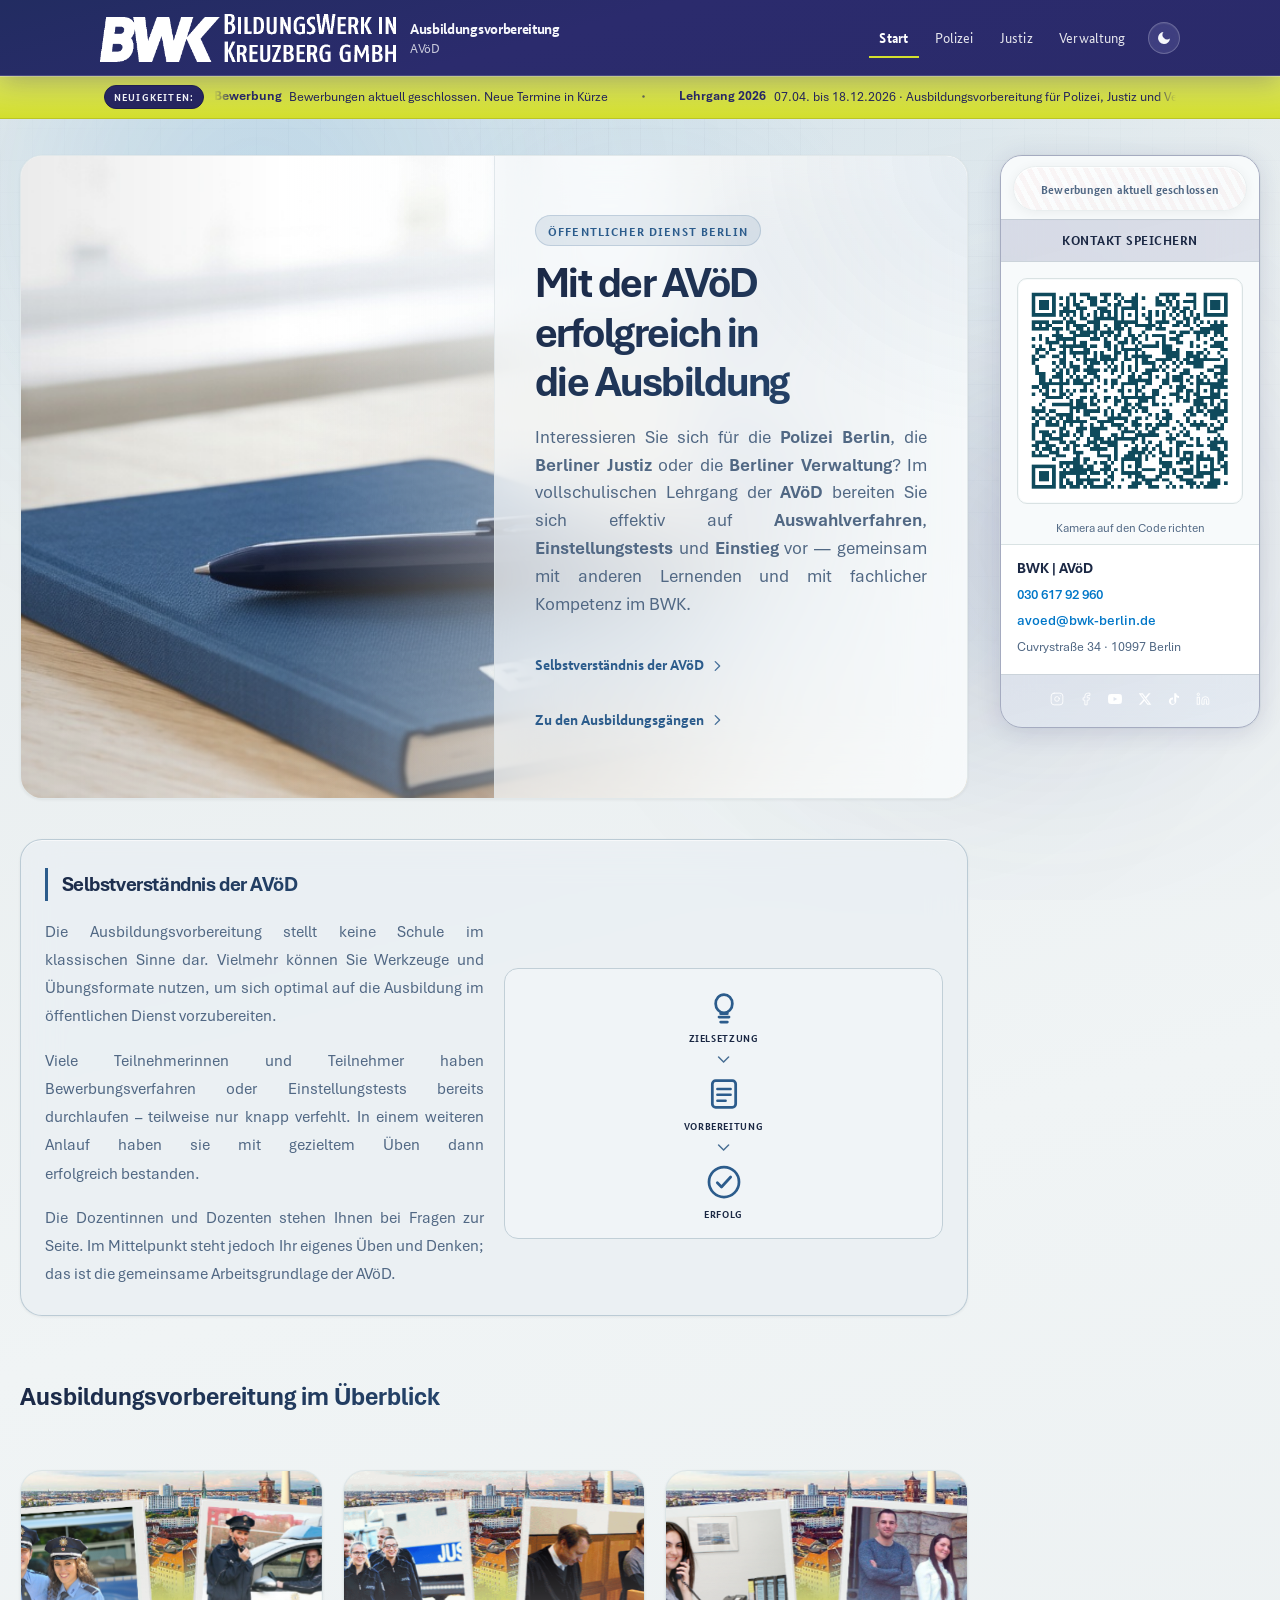
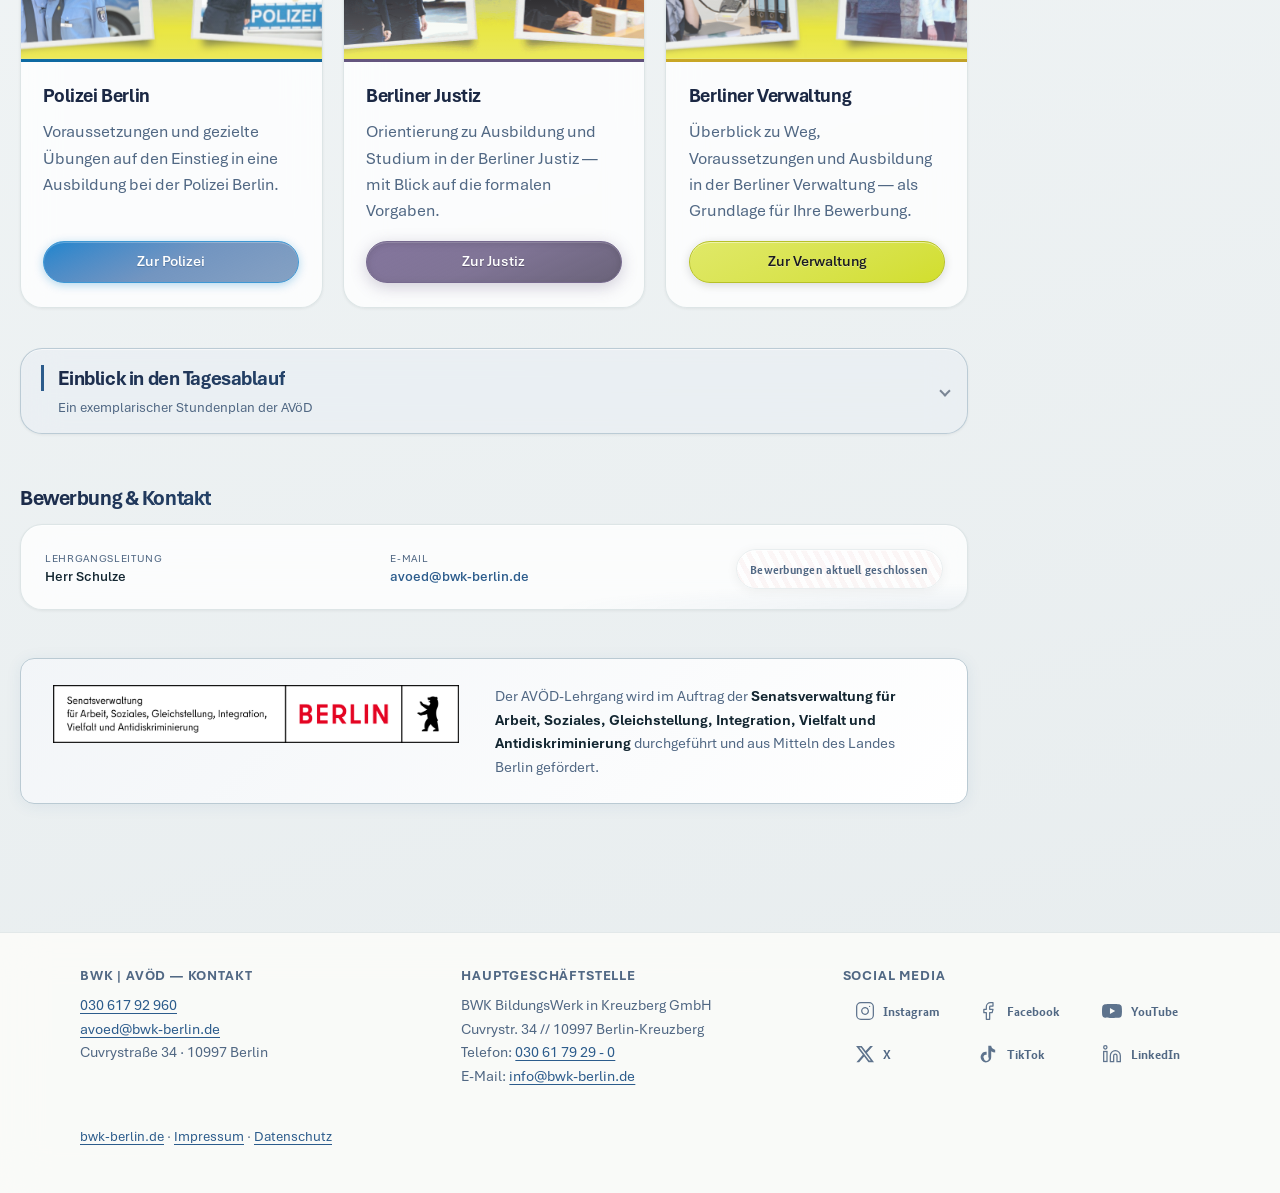
<file: index.html>
<!DOCTYPE html>
<html lang="de">
<head>
  <meta charset="utf-8">
  <meta name="viewport" content="width=device-width, initial-scale=1, viewport-fit=cover, interactive-widget=resizes-content">
  <meta name="theme-color" id="theme-color-meta" content="#2b2b6d" data-color-light="#2b2b6d" data-color-dark="#0a1524">
  <script>
    (function () {
      try {
        var k = "bwk-color-scheme";
        var s = localStorage.getItem(k);
        var t = s === "light" || s === "dark" ? s : "light";
        document.documentElement.setAttribute("data-theme", t);
        document.documentElement.style.colorScheme = t === "dark" ? "dark" : "light";
        var m = document.getElementById("theme-color-meta");
        if (m && m.dataset) {
          var dc = m.dataset.colorDark || "#0a1524";
          var lc = m.dataset.colorLight || m.getAttribute("content") || "#2b2b6d";
          m.setAttribute("content", t === "dark" ? dc : lc);
        }
      } catch (e) {}
    })();
  </script>
  <title>AVöD — Werkzeuge für Ihre Selbstvorbereitung | BWK Kreuzberg</title>
  <meta name="description" content="AVöD am BWK: Vorbereitung auf Einstellungstests bei Polizei, Justiz und Berliner Verwaltung — Übungen, Struktur und fachliche Begleitung für Ihre Bewerbung.">
  <link rel="stylesheet" href="assets/css/main.css?v=20260414k">
  <link rel="stylesheet" href="assets/css/stundenplan.css?v=20260414k">
</head>
<body class="page-home">
  <a class="skip-link" href="#main">Zum Inhalt springen</a>

  <header class="site-header">
    <div class="header-inner">
      <a class="brand" href="index.html">
        <span class="brand__mark" aria-hidden="true"></span>
        <span class="brand-text">
          <span class="brand-text__line">Ausbildungsvorbereitung</span>
          <span class="brand-text__line brand-text__line--sub">AVöD</span>
        </span>
      </a>
      <div class="header-actions">
        <nav class="nav-main" aria-label="Hauptnavigation">
          <a href="index.html" aria-current="page">Start</a>
          <a href="polizei.html">Polizei</a>
          <a href="justiz.html">Justiz</a>
          <a href="oeffentliche_verwaltung.html">Verwaltung</a>
        </nav>
        <button type="button" class="theme-toggle" id="theme-toggle" aria-label="Darstellung wechseln" aria-pressed="false" title="Dunkelmodus">
          <svg class="theme-toggle__icon theme-toggle__icon--moon" width="20" height="20" viewBox="0 0 24 24" aria-hidden="true"><path fill="currentColor" d="M21 12.79A9 9 0 1 1 11.21 3 7 7 0 0 0 21 12.79z"/></svg>
          <svg class="theme-toggle__icon theme-toggle__icon--sun" width="20" height="20" viewBox="0 0 24 24" aria-hidden="true" fill="none" stroke="currentColor" stroke-width="2" stroke-linecap="round"><circle cx="12" cy="12" r="4"/><path d="M12 2v2m0 16v2M4.93 4.93l1.41 1.41m11.32 11.32l1.41 1.41M2 12h2m16 0h2M4.93 19.07l1.41-1.41m11.32-11.32l1.41-1.41"/></svg>
        </button>
      </div>
    </div>
  </header>

  <div class="news-ticker" role="region" aria-label="Aktuelle Meldungen zum Lehrgang" aria-live="off">
    <div class="news-ticker__row">
      <span class="news-ticker__badge">Neuigkeiten:</span>
      <div class="news-ticker__viewport">
        <div class="news-ticker__track">
          <span class="news-ticker__item">
            <a class="news-ticker__item-link" href="https://bwk-anmeldung.web.app/" rel="noopener noreferrer" target="_blank" title="Zur Anmeldeseite (extern)" aria-label="Bewerbungen aktuell geschlossen. Neue Termine in Kürze — zur Anmeldeseite bwk-anmeldung.web.app, öffnet in neuem Tab">
              <strong>Bewerbung</strong> <span>Bewerbungen aktuell geschlossen. Neue Termine in Kürze</span>
            </a>
          </span>
          <span class="news-ticker__sep" aria-hidden="true"><svg class="icon icon--sep" width="7" height="7" viewBox="0 0 7 7" focusable="false"><circle cx="3.5" cy="3.5" r="1.2" fill="currentColor"/></svg></span>
          <span class="news-ticker__item"><strong>Lehrgang 2026</strong> <span>07.04. bis 18.12.2026 · Ausbildungsvorbereitung für Polizei, Justiz und Verwaltung</span></span>
          <span class="news-ticker__sep" aria-hidden="true"><svg class="icon icon--sep" width="7" height="7" viewBox="0 0 7 7" focusable="false"><circle cx="3.5" cy="3.5" r="1.2" fill="currentColor"/></svg></span>
          <span class="news-ticker__item"><strong>AVöD 2026</strong> <span>Die Ausbildungsvorbereitung 2026 ist gestartet: Termine für die Bewerbertage der Sommerklasse werden hier bekannt gegeben.</span></span>
          <span class="news-ticker__sep" aria-hidden="true"><svg class="icon icon--sep" width="7" height="7" viewBox="0 0 7 7" focusable="false"><circle cx="3.5" cy="3.5" r="1.2" fill="currentColor"/></svg></span>
          <span class="news-ticker__item"><strong>Sommerklasse</strong> <span>Lehrgangsbeginn auch ab dem 24. August 2026 als Sommerklasse möglich.</span></span>
          <span class="news-ticker__sep" aria-hidden="true"><svg class="icon icon--sep" width="7" height="7" viewBox="0 0 7 7" focusable="false"><circle cx="3.5" cy="3.5" r="1.2" fill="currentColor"/></svg></span>
          <span class="news-ticker__item">
            <a class="news-ticker__item-link" href="https://bwk-anmeldung.web.app/" rel="noopener noreferrer" target="_blank" title="Zur Anmeldeseite (extern)" aria-label="Bewerbungen aktuell geschlossen. Neue Termine in Kürze — zur Anmeldeseite bwk-anmeldung.web.app, öffnet in neuem Tab">
              <strong>Bewerbung</strong> <span>Bewerbungen aktuell geschlossen. Neue Termine in Kürze</span>
            </a>
          </span>
          <span class="news-ticker__sep" aria-hidden="true"><svg class="icon icon--sep" width="7" height="7" viewBox="0 0 7 7" focusable="false"><circle cx="3.5" cy="3.5" r="1.2" fill="currentColor"/></svg></span>
          <span class="news-ticker__item"><strong>Lehrgang 2026</strong> <span>07.04. bis 18.12.2026 · Ausbildungsvorbereitung für Polizei, Justiz und Verwaltung</span></span>
          <span class="news-ticker__sep" aria-hidden="true"><svg class="icon icon--sep" width="7" height="7" viewBox="0 0 7 7" focusable="false"><circle cx="3.5" cy="3.5" r="1.2" fill="currentColor"/></svg></span>
          <span class="news-ticker__item"><strong>AVöD 2026</strong> <span>Die Ausbildungsvorbereitung 2026 ist gestartet: Termine für die Bewerbertage der Sommerklasse werden hier bekannt gegeben.</span></span>
          <span class="news-ticker__sep" aria-hidden="true"><svg class="icon icon--sep" width="7" height="7" viewBox="0 0 7 7" focusable="false"><circle cx="3.5" cy="3.5" r="1.2" fill="currentColor"/></svg></span>
          <span class="news-ticker__item"><strong>Sommerklasse</strong> <span>Lehrgangsbeginn auch ab dem 24. August 2026 als Sommerklasse möglich.</span></span>
          <span class="news-ticker__sep" aria-hidden="true"><svg class="icon icon--sep" width="7" height="7" viewBox="0 0 7 7" focusable="false"><circle cx="3.5" cy="3.5" r="1.2" fill="currentColor"/></svg></span>
        </div>
      </div>
    </div>
  </div>

  <div class="news-ticker news-ticker--static" role="region" aria-label="Aktuelle Meldungen zum Lehrgang">
    <div class="news-ticker__row">
      <span class="news-ticker__badge">Aktuell</span>
      <ul>
        <li>
          <a href="https://bwk-anmeldung.web.app/" rel="noopener noreferrer" target="_blank" title="Zur Anmeldeseite (extern)" aria-label="Bewerbungen aktuell geschlossen. Neue Termine in Kürze — zur Anmeldeseite bwk-anmeldung.web.app, öffnet in neuem Tab"><strong>Bewerbung:</strong> Bewerbungen aktuell geschlossen. Neue Termine in Kürze</a>
        </li>
        <li><strong>Lehrgang 2026:</strong> 07.04. bis 18.12.2026 · Ausbildungsvorbereitung für Polizei, Justiz und Verwaltung</li>
        <li><strong>AVöD 2026:</strong> Die Ausbildungsvorbereitung 2026 ist gestartet: Termine für die Bewerbertage der Sommerklasse werden hier bekannt gegeben.</li>
        <li><strong>Sommerklasse:</strong> Lehrgangsbeginn auch ab dem 24. August 2026 als Sommerklasse möglich.</li>
      </ul>
    </div>
  </div>

  <div class="page-shell page-shell--home">
  <main id="main" class="layout layout--home-main">
    <div class="hero-wrap">
      <div class="hero-wrap__grid">
        <div class="hero-wrap__visual" aria-hidden="true">
          <img
            class="hero-wrap__img"
            src="img/hero_bwk_buero.jpg"
            width="1808"
            height="576"
            alt=""
            loading="eager"
            decoding="async"
          >
          <div class="hero-wrap__visual-shade"></div>
        </div>
        <div class="hero-wrap__content">
          <section class="hero">
            <p class="hero-eyebrow">Öffentlicher Dienst Berlin</p>
            <h1>Mit der AVöD erfolgreich in die Ausbildung</h1>
            <p class="lead">
              Interessieren Sie sich für die <strong>Polizei Berlin</strong>, die <strong>Berliner Justiz</strong> oder die <strong>Berliner Verwaltung</strong>?
              Im vollschulischen Lehrgang der <strong>AVöD</strong> bereiten Sie sich effektiv auf <strong>Auswahlverfahren</strong>, <strong>Einstellungstests</strong> und <strong>Einstieg</strong> vor — gemeinsam mit anderen Lernenden und mit fachlicher Kompetenz im BWK.
            </p>
            <div class="hero-actions">
              <a class="link-arrow" href="#philosophie">Selbstverständnis der AVöD <svg class="icon icon--arrow" width="14" height="14" viewBox="0 0 16 16" aria-hidden="true"><path fill="none" stroke="currentColor" stroke-width="1.6" stroke-linecap="round" stroke-linejoin="round" d="M6 3l5 5-5 5"/></svg></a>
              <a class="link-arrow" href="#tracks-heading">Zu den Ausbildungsgängen<svg class="icon icon--arrow" width="14" height="14" viewBox="0 0 16 16" aria-hidden="true"><path fill="none" stroke="currentColor" stroke-width="1.6" stroke-linecap="round" stroke-linejoin="round" d="M6 3l5 5-5 5"/></svg></a>
            </div>
          </section>
        </div>
      </div>
    </div>

    <div class="apply-cta-mobile" aria-label="Bewerbung">
      <a
        class="apply-cta-btn apply-cta-btn--link"
        href="https://bwk-anmeldung.web.app/"
        rel="noopener noreferrer"
        target="_blank"
        title="Bewerbungen aktuell geschlossen — externe Infoseite des BWK"
        aria-label="Bewerbungen aktuell geschlossen. Link zur Terminseite bwk-anmeldung.web.app — wird in einem neuen Tab geöffnet.">Bewerbungen aktuell geschlossen</a>
    </div>

    <section class="philosophy-panel reveal" id="philosophie" aria-labelledby="phil-heading">
      <h2 id="phil-heading">Selbstverständnis der AVöD</h2>
      <div class="philosophy-panel__layout">
        <div class="philosophy-panel__prose">
          <p>
            Die Ausbildungsvorbereitung stellt keine Schule im klassischen&nbsp;Sinne dar. Vielmehr können Sie Werkzeuge und
            Übungsformate nutzen, um sich optimal auf die Ausbildung im öffentlichen Dienst&nbsp;vorzubereiten.
          </p>
          <p>
            Viele Teilnehmerinnen und Teilnehmer haben Bewerbungsverfahren oder Einstellungstests bereits durchlaufen – teilweise nur knapp&nbsp;verfehlt. In einem weiteren Anlauf haben sie mit gezieltem Üben dann erfolgreich&nbsp;bestanden.
          </p>
          <p>
            Die Dozentinnen und Dozenten stehen Ihnen bei Fragen zur Seite. Im Mittelpunkt steht jedoch Ihr eigenes Üben
            und&nbsp;Denken; das ist die gemeinsame Arbeitsgrundlage der&nbsp;AVöD.
          </p>
        </div>
        <div
          class="philosophy-panel__path"
          role="group"
          aria-label="Zielsetzung, Vorbereitung, Erfolg — Entwicklung in drei Schritten"
        >
          <div class="philosophy-panel__path-step philosophy-panel__path-step--goal">
            <svg
              class="philosophy-panel__path-icon philosophy-panel__path-icon--bulb"
              width="40"
              height="40"
              viewBox="0 0 24 24"
              fill="none"
              xmlns="http://www.w3.org/2000/svg"
              aria-hidden="true"
            >
              <ellipse
                cx="12"
                cy="10"
                rx="5"
                ry="5.5"
                stroke="currentColor"
                stroke-width="1.65"
              />
              <path
                d="M10 16h4"
                stroke="currentColor"
                stroke-width="1.65"
                stroke-linecap="round"
              />
              <path
                d="M9 18h6"
                stroke="currentColor"
                stroke-width="1.65"
                stroke-linecap="round"
              />
              <path
                d="M10 21h4"
                stroke="currentColor"
                stroke-width="1.65"
                stroke-linecap="round"
              />
            </svg>
            <span class="philosophy-panel__path-label">Zielsetzung</span>
          </div>
          <span class="philosophy-panel__path-connector" aria-hidden="true">
            <svg width="20" height="20" viewBox="0 0 24 24" fill="none" xmlns="http://www.w3.org/2000/svg">
              <path
                d="M9 6l6 6-6 6"
                stroke="currentColor"
                stroke-width="1.8"
                stroke-linecap="round"
                stroke-linejoin="round"
              />
            </svg>
          </span>
          <div class="philosophy-panel__path-step philosophy-panel__path-step--prep">
            <span class="philosophy-panel__path-icon-stack" aria-hidden="true">
              <svg
                class="philosophy-panel__path-icon philosophy-panel__path-icon--doc-back"
                width="40"
                height="40"
                viewBox="0 0 24 24"
                fill="none"
                xmlns="http://www.w3.org/2000/svg"
              >
                <rect
                  x="5"
                  y="4"
                  width="14"
                  height="16"
                  rx="2"
                  stroke="currentColor"
                  stroke-width="1.65"
                />
                <path
                  d="M8 9h8M8 12.5h8M8 16h5"
                  stroke="currentColor"
                  stroke-width="1.45"
                  stroke-linecap="round"
                />
              </svg>
              <svg
                class="philosophy-panel__path-icon philosophy-panel__path-icon--doc-front"
                width="40"
                height="40"
                viewBox="0 0 24 24"
                fill="none"
                xmlns="http://www.w3.org/2000/svg"
              >
                <rect
                  x="5"
                  y="4"
                  width="14"
                  height="16"
                  rx="2"
                  stroke="currentColor"
                  stroke-width="1.65"
                />
                <path
                  d="M8 9h8M8 12.5h8M8 16h5"
                  stroke="currentColor"
                  stroke-width="1.45"
                  stroke-linecap="round"
                />
              </svg>
            </span>
            <span class="philosophy-panel__path-label">Vorbereitung</span>
          </div>
          <span class="philosophy-panel__path-connector" aria-hidden="true">
            <svg width="20" height="20" viewBox="0 0 24 24" fill="none" xmlns="http://www.w3.org/2000/svg">
              <path
                d="M9 6l6 6-6 6"
                stroke="currentColor"
                stroke-width="1.8"
                stroke-linecap="round"
                stroke-linejoin="round"
              />
            </svg>
          </span>
          <div class="philosophy-panel__path-step philosophy-panel__path-step--success">
            <svg
              class="philosophy-panel__path-icon philosophy-panel__path-icon--check"
              width="40"
              height="40"
              viewBox="0 0 24 24"
              fill="none"
              xmlns="http://www.w3.org/2000/svg"
              aria-hidden="true"
            >
              <circle cx="12" cy="12" r="9" stroke="currentColor" stroke-width="1.65" />
              <path
                d="M8 12.5l2.5 2.5L16 9"
                stroke="currentColor"
                stroke-width="1.65"
                stroke-linecap="round"
                stroke-linejoin="round"
              />
            </svg>
            <span class="philosophy-panel__path-label">Erfolg</span>
          </div>
        </div>
      </div>
    </section>

    <section aria-labelledby="tracks-heading">
      <h2 id="tracks-heading">Ausbildungsvorbereitung im Überblick</h2>
      <div class="grid-tracks">
        <article class="track-card track-card--polizei reveal reveal--delay-1">
          <div class="track-card__media">
            <img src="img/avoed-polizei.jpg" width="640" height="400" alt="" loading="lazy">
          </div>
          <div class="track-card__body">
            <h2>Polizei Berlin</h2>
            <p>Voraussetzungen und gezielte Übungen auf den Einstieg in eine Ausbildung bei der Polizei Berlin.</p>
            <a class="btn btn-primary" href="polizei.html">Zur Polizei</a>
          </div>
        </article>
        <article class="track-card track-card--justiz reveal reveal--delay-2">
          <div class="track-card__media">
            <img src="img/Justiz-05-2021-web-203d3ad8.gif" width="640" height="400" alt="" loading="lazy">
          </div>
          <div class="track-card__body">
            <h2>Berliner Justiz</h2>
            <p>Orientierung zu Ausbildung und Studium in der Berliner Justiz — mit Blick auf die formalen Vorgaben.</p>
            <a class="btn btn-primary" href="justiz.html">Zur Justiz</a>
          </div>
        </article>
        <article class="track-card track-card--verwaltung reveal reveal--delay-3">
          <div class="track-card__media">
            <img src="img/avoed-verwaltung.jpg" width="640" height="400" alt="" loading="lazy">
          </div>
          <div class="track-card__body">
            <h2>Berliner Verwaltung</h2>
            <p>Überblick zu Weg, Voraussetzungen und Ausbildung in der Berliner Verwaltung — als Grundlage für Ihre Bewerbung.</p>
            <a class="btn btn-primary" href="oeffentliche_verwaltung.html">Zur Verwaltung</a>
          </div>
        </article>
      </div>
    </section>

    <section class="stundenplan-home reveal reveal--fade" id="tagesablauf" aria-labelledby="tagesablauf-heading">
      <details class="stundenplan-disclosure" id="stundenplan-klappe">
        <summary class="stundenplan-disclosure__summary">
          <span class="stundenplan-disclosure__summary-inner">
            <h2 id="tagesablauf-heading" class="stundenplan-disclosure__heading">Einblick in den Tagesablauf</h2>
            <p class="stundenplan-disclosure__sub">Ein exemplarischer Stundenplan der AVöD</p>
          </span>
        </summary>
        <div class="stundenplan-disclosure__content">
          <article class="stundenplan-widget stundenplan-widget--home" aria-labelledby="stundenplan-heading-home">
            <div class="stundenplan-widget__header">
              <p class="stundenplan-widget__meta">Über den Zeitraum des Lehrgangs liegt der Fokus von Lerninhalten auf Deutsch, Geschichte und Politik.</p>
            </div>
            <div class="stundenplan-scroll">
              <table class="stundenplan-table" role="grid" aria-label="Beispielhafter Wochenstundenplan">
                <colgroup>
                  <col class="stundenplan-col-time">
                  <col class="stundenplan-col-day" span="5">
                </colgroup>
                <thead>
                  <tr>
                    <th scope="col">Unterrichtsstunden</th>
                    <th scope="col">Montag</th>
                    <th scope="col">Dienstag</th>
                    <th scope="col">Mittwoch</th>
                    <th scope="col">Donnerstag</th>
                    <th scope="col">Freitag</th>
                  </tr>
                </thead>
                <tbody>
                  <tr>
                    <th scope="row">
                      <span class="stundenplan-table__time">08:00 – 09:30 Uhr</span>
                    </th>
                    <td>
                      <div class="stundenplan-subj stundenplan-subj--geschichte">Geschichte / Politik</div>
                    </td>
                    <td>
                      <div class="stundenplan-subj stundenplan-subj--deutsch">Deutsch</div>
                    </td>
                    <td>
                      <div class="stundenplan-subj stundenplan-subj--englisch">Englisch</div>
                    </td>
                    <td>
                      <div class="stundenplan-subj stundenplan-subj--deutsch">Deutsch</div>
                    </td>
                    <td>
                      <div class="stundenplan-subj stundenplan-subj--deutsch">Deutsch</div>
                    </td>
                  </tr>
                  <tr class="stundenplan-table__pause-rule">
                    <th scope="row" class="stundenplan-table__pause-gap-label">Pause 20 min</th>
                    <td class="stundenplan-table__pause-gap-line" colspan="5">
                      <span class="stundenplan-table__pause-line"></span>
                    </td>
                  </tr>
                  <tr>
                    <th scope="row">
                      <span class="stundenplan-table__time">09:50 – 11:20 Uhr</span>
                    </th>
                    <td>
                      <div class="stundenplan-subj stundenplan-subj--geschichte">Geschichte / Politik</div>
                    </td>
                    <td>
                      <div class="stundenplan-subj stundenplan-subj--deutsch">Deutsch</div>
                    </td>
                    <td>
                      <div class="stundenplan-subj stundenplan-subj--gesellschaft">Gesellschaftskunde</div>
                    </td>
                    <td>
                      <div class="stundenplan-subj stundenplan-subj--deutsch">Deutsch</div>
                    </td>
                    <td>
                      <div class="stundenplan-subj stundenplan-subj--deutsch">Deutsch</div>
                    </td>
                  </tr>
                  <tr class="stundenplan-table__pause-rule">
                    <th scope="row" class="stundenplan-table__pause-gap-label">Pause 40 min</th>
                    <td class="stundenplan-table__pause-gap-line" colspan="5">
                      <span class="stundenplan-table__pause-line"></span>
                    </td>
                  </tr>
                  <tr>
                    <th scope="row">
                      <span class="stundenplan-table__time">12:00 – 13:30 Uhr</span>
                    </th>
                    <td>
                      <div class="stundenplan-subj stundenplan-subj--englisch">Englisch</div>
                    </td>
                    <td>
                      <div class="stundenplan-subj stundenplan-subj--rechnen">Rechnen / Logik</div>
                    </td>
                    <td>
                      <div class="stundenplan-subj stundenplan-subj--geschichte">Geschichte / Politik</div>
                    </td>
                    <td>
                      <div class="stundenplan-subj stundenplan-subj--rechnen">Rechnen / Logik</div>
                    </td>
                    <td>
                      <div class="stundenplan-subj stundenplan-subj--deutsch">Kommunikation</div>
                    </td>
                  </tr>
                  <tr class="stundenplan-table__pause-rule">
                    <th scope="row" class="stundenplan-table__pause-gap-label">Pause 15 min</th>
                    <td class="stundenplan-table__pause-gap-line" colspan="5">
                      <span class="stundenplan-table__pause-line"></span>
                    </td>
                  </tr>
                  <tr>
                    <th scope="row">
                      <span class="stundenplan-table__time">13:45 – 15:15 Uhr</span>
                    </th>
                    <td>
                      <div class="stundenplan-subj stundenplan-subj--gesellschaft">Gesellschaftskunde</div>
                    </td>
                    <td>
                      <div class="stundenplan-subj stundenplan-subj--geschichte">Geschichte / Politik</div>
                    </td>
                    <td>
                      <div class="stundenplan-subj stundenplan-subj--geschichte">Geschichte / Politik</div>
                    </td>
                    <td>
                      <div class="stundenplan-subj stundenplan-subj--sv">SV / Recht</div>
                    </td>
                    <td>
                      <div class="stundenplan-subj stundenplan-subj--geschichte">Geschichte / Politik</div>
                    </td>
                  </tr>
                </tbody>
              </table>
            </div>
          </article>
        </div>
      </details>
    </section>

    <section class="section contact-section reveal reveal--fade" aria-labelledby="contact-heading">
      <h2 id="contact-heading">Bewerbung &amp; Kontakt</h2>
      <div class="contact-panel contact-panel--compact">
        <div class="contact-strip" role="group" aria-label="Kontakt Ausbildungsvorbereitung AVöD">
          <div class="contact-strip__pair">
            <span class="contact-strip__label">Lehrgangsleitung</span>
            <span class="contact-strip__value">Herr Schulze</span>
          </div>
          <div class="contact-strip__pair">
            <span class="contact-strip__label">E-Mail</span>
            <a class="contact-strip__value contact-strip__link" href="mailto:avoed@bwk-berlin.de">avoed@bwk-berlin.de</a>
          </div>
          <div class="contact-strip__cta">
            <a
              class="apply-cta-btn apply-cta-btn--link"
              href="https://bwk-anmeldung.web.app/"
              rel="noopener noreferrer"
              target="_blank"
              title="Bewerbungen aktuell geschlossen — externe Infoseite des BWK"
              aria-label="Bewerbungen aktuell geschlossen. Link zur Terminseite bwk-anmeldung.web.app — wird in einem neuen Tab geöffnet.">Bewerbungen aktuell geschlossen</a>
          </div>
        </div>
      </div>
    </section>

    <section class="section section--funding" aria-labelledby="funding-heading">
      <div class="funding funding--rich reveal" id="funding-heading">
        <a class="funding__logo" href="https://www.berlin.de/sen/asgiva/" rel="noopener noreferrer" target="_blank">
          <img src="img/B_SEN_ASGIVA_Logo_DE_H_PW_RGB%20(1).png" width="420" height="60" alt="Logo der Senatsverwaltung für Arbeit, Soziales, Gleichstellung, Integration, Vielfalt und Antidiskriminierung" loading="lazy">
        </a>
        <div class="funding__text">
          <p>
            Der AVÖD-Lehrgang wird im Auftrag der
            <strong>Senatsverwaltung für Arbeit, Soziales, Gleichstellung, Integration, Vielfalt und Antidiskriminierung</strong>
            durchgeführt und aus Mitteln des Landes Berlin gefördert.
          </p>
        </div>
      </div>
    </section>
  </main>

  <aside class="page-shell__qr" aria-label="Kontakt per QR-Code (vCard)">
    <div class="contact-qr-card">
      <div class="contact-qr-card__apply">
        <a
          class="apply-cta-btn apply-cta-btn--link"
          href="https://bwk-anmeldung.web.app/"
          rel="noopener noreferrer"
          target="_blank"
          title="Bewerbungen aktuell geschlossen — externe Infoseite des BWK"
          aria-label="Bewerbungen aktuell geschlossen. Link zur Terminseite bwk-anmeldung.web.app — wird in einem neuen Tab geöffnet.">Bewerbungen aktuell geschlossen</a>
      </div>
      <div class="contact-qr-card__head">Kontakt speichern</div>
      <div class="contact-qr-card__qr">
        <div class="contact-qr-card__qr-inner">
          <img
            src="assets/images/avoed-qr.png"
            width="220"
            height="220"
            alt="QR-Code: vCard BWK AVöD speichern"
            loading="lazy">
        </div>
        <p class="contact-qr-card__hint">Kamera auf den Code richten</p>
      </div>
      <div class="contact-qr-card__info">
        <div class="contact-qr-card__name">BWK | AVöD</div>
        <a href="tel:+493061792960">030 617 92 960</a>
        <a href="mailto:avoed@bwk-berlin.de">avoed@bwk-berlin.de</a>
        <span class="contact-qr-card__addr">Cuvrystraße 34 · 10997 Berlin</span>
      </div>
      <div class="contact-qr-card__foot">
        <nav aria-label="BWK in Social Media">
          <ul class="contact-qr-social">
            <li>
              <a href="https://www.instagram.com/bildungswerk_kreuzberg/" rel="noopener noreferrer" target="_blank" aria-label="Instagram">
                <svg class="icon icon--social" viewBox="0 0 24 24" fill="none" stroke="currentColor" stroke-width="1.5" stroke-linecap="round" stroke-linejoin="round" aria-hidden="true"><rect x="2" y="2" width="20" height="20" rx="5" ry="5"/><path d="M16 11.37A4 4 0 1 1 12.63 8 4 4 0 0 1 16 11.37z"/><line x1="17.5" y1="6.5" x2="17.51" y2="6.5"/></svg>
              </a>
            </li>
            <li>
              <a href="https://www.facebook.com/bwkberlin/" rel="noopener noreferrer" target="_blank" aria-label="Facebook">
                <svg class="icon icon--social" viewBox="0 0 24 24" fill="none" stroke="currentColor" stroke-width="1.5" stroke-linecap="round" stroke-linejoin="round" aria-hidden="true"><path d="M18 2h-3a5 5 0 0 0-5 5v3H7v4h3v8h4v-8h3l1-4h-4V7a1 1 0 0 1 1-1h3z"/></svg>
              </a>
            </li>
            <li>
              <a href="https://www.youtube.com/channel/UCgn_WpKFCG9Pvdm_AuhsUZw" rel="noopener noreferrer" target="_blank" aria-label="YouTube">
                <svg class="icon icon--social" viewBox="0 0 24 24" aria-hidden="true"><path fill="currentColor" d="M23.498 6.186a3.016 3.016 0 0 0-2.122-2.136C19.505 3.545 12 3.545 12 3.545s-7.505 0-9.377.505A3.017 3.017 0 0 0 .502 6.186C0 8.07 0 12 0 12s0 3.93.502 5.814a3.016 3.016 0 0 0 2.122 2.136c1.871.505 9.376.505 9.376.505s7.505 0 9.377-.505a3.015 3.015 0 0 0 2.122-2.136C24 15.93 24 12 24 12s0-3.93-.502-5.814zM9.545 15.568V8.432L15.818 12l-6.273 3.568z"/></svg>
              </a>
            </li>
            <li>
              <a href="https://twitter.com/BWK_Kreuzberg" rel="noopener noreferrer" target="_blank" aria-label="X (Twitter)">
                <svg class="icon icon--social" viewBox="0 0 24 24" aria-hidden="true"><path fill="currentColor" d="M18.244 2.25h3.308l-7.227 8.26 8.502 11.24H16.17l-5.214-6.817L4.99 21.75H1.68l7.73-8.835L1.254 2.25H8.08l4.713 6.231zm-1.161 17.52h1.833L7.084 4.126H5.117z"/></svg>
              </a>
            </li>
            <li>
              <a href="https://www.tiktok.com/@bildungswerkkreuzberg" rel="noopener noreferrer" target="_blank" aria-label="TikTok">
                <svg class="icon icon--social" viewBox="0 0 24 24" aria-hidden="true"><path fill="currentColor" d="M19.59 6.69a4.83 4.83 0 0 1-3.77-4.25V2h-3.45v13.67a2.89 2.89 0 1 1-5.2 1.74 2.89 2.89 0 0 1 2.31-4.64 2.93 2.93 0 0 1 .88.13V9.4a6.84 6.84 0 0 0-1-.05A6.33 6.33 0 0 0 5 20.1a6.34 6.34 0 0 0 10.86-4.43v-7a8.16 8.16 0 0 0 4.77 1.52v-3.4a4.85 4.85 0 0 1-1-.1z"/></svg>
              </a>
            </li>
            <li>
              <a href="https://www.linkedin.com/company/bwk-bildungswerk-in-kreuzberg-gmbh" rel="noopener noreferrer" target="_blank" aria-label="LinkedIn">
                <svg class="icon icon--social" viewBox="0 0 24 24" fill="none" stroke="currentColor" stroke-width="1.5" aria-hidden="true"><path d="M16 8a6 6 0 0 1 6 6v7h-4v-7a2 2 0 0 0-2-2 2 2 0 0 0-2 2v7h-4v-7a6 6 0 0 1 6-6z"/><rect x="2" y="9" width="4" height="12"/><circle cx="4" cy="4" r="2"/></svg>
              </a>
            </li>
          </ul>
        </nav>
      </div>
    </div>
  </aside>
  </div>

  <footer class="site-footer">
    <div class="footer-inner">
      <div class="footer-block">
        <h3>BWK | AVöD — Kontakt</h3>
        <p>
          <a href="tel:+493061792960">030 617 92 960</a><br>
          <a href="mailto:avoed@bwk-berlin.de">avoed@bwk-berlin.de</a><br>
          Cuvrystraße 34 · 10997 Berlin
        </p>
      </div>
      <div class="footer-block">
        <h3>Hauptgeschäftstelle</h3>
        <address>
          BWK BildungsWerk in Kreuzberg GmbH<br>
          Cuvrystr. 34 // 10997 Berlin-Kreuzberg<br>
          Telefon: <a href="tel:+49306179290">030 61 79 29 - 0</a><br>
          E-Mail: <a href="mailto:info@bwk-berlin.de">info@bwk-berlin.de</a>
        </address>
      </div>
      <div class="footer-block footer-block--social">
        <h3>Social Media</h3>
        <ul class="social-list">
          <li>
            <a href="https://www.instagram.com/bildungswerk_kreuzberg/" rel="noopener noreferrer" target="_blank">
              <svg class="icon icon--social" viewBox="0 0 24 24" fill="none" stroke="currentColor" stroke-width="1.5" stroke-linecap="round" stroke-linejoin="round" aria-hidden="true"><rect x="2" y="2" width="20" height="20" rx="5" ry="5"/><path d="M16 11.37A4 4 0 1 1 12.63 8 4 4 0 0 1 16 11.37z"/><line x1="17.5" y1="6.5" x2="17.51" y2="6.5"/></svg>
              Instagram
            </a>
          </li>
          <li>
            <a href="https://www.facebook.com/bwkberlin/" rel="noopener noreferrer" target="_blank">
              <svg class="icon icon--social" viewBox="0 0 24 24" fill="none" stroke="currentColor" stroke-width="1.5" stroke-linecap="round" stroke-linejoin="round" aria-hidden="true"><path d="M18 2h-3a5 5 0 0 0-5 5v3H7v4h3v8h4v-8h3l1-4h-4V7a1 1 0 0 1 1-1h3z"/></svg>
              Facebook
            </a>
          </li>
          <li>
            <a href="https://www.youtube.com/channel/UCgn_WpKFCG9Pvdm_AuhsUZw" rel="noopener noreferrer" target="_blank">
              <svg class="icon icon--social" viewBox="0 0 24 24" aria-hidden="true"><path fill="currentColor" d="M23.498 6.186a3.016 3.016 0 0 0-2.122-2.136C19.505 3.545 12 3.545 12 3.545s-7.505 0-9.377.505A3.017 3.017 0 0 0 .502 6.186C0 8.07 0 12 0 12s0 3.93.502 5.814a3.016 3.016 0 0 0 2.122 2.136c1.871.505 9.376.505 9.376.505s7.505 0 9.377-.505a3.015 3.015 0 0 0 2.122-2.136C24 15.93 24 12 24 12s0-3.93-.502-5.814zM9.545 15.568V8.432L15.818 12l-6.273 3.568z"/></svg>
              YouTube
            </a>
          </li>
          <li>
            <a href="https://twitter.com/BWK_Kreuzberg" rel="noopener noreferrer" target="_blank" aria-label="X (Twitter)">
              <svg class="icon icon--social" viewBox="0 0 24 24" aria-hidden="true"><path fill="currentColor" d="M18.244 2.25h3.308l-7.227 8.26 8.502 11.24H16.17l-5.214-6.817L4.99 21.75H1.68l7.73-8.835L1.254 2.25H8.08l4.713 6.231zm-1.161 17.52h1.833L7.084 4.126H5.117z"/></svg>
              X 
            </a>
          </li>
          <li>
            <a href="https://www.tiktok.com/@bildungswerkkreuzberg" rel="noopener noreferrer" target="_blank">
              <svg class="icon icon--social" viewBox="0 0 24 24" aria-hidden="true"><path fill="currentColor" d="M19.59 6.69a4.83 4.83 0 0 1-3.77-4.25V2h-3.45v13.67a2.89 2.89 0 1 1-5.2 1.74 2.89 2.89 0 0 1 2.31-4.64 2.93 2.93 0 0 1 .88.13V9.4a6.84 6.84 0 0 0-1-.05A6.33 6.33 0 0 0 5 20.1a6.34 6.34 0 0 0 10.86-4.43v-7a8.16 8.16 0 0 0 4.77 1.52v-3.4a4.85 4.85 0 0 1-1-.1z"/></svg>
              TikTok
            </a>
          </li>
          <li>
            <a href="https://www.linkedin.com/company/bwk-bildungswerk-in-kreuzberg-gmbh" rel="noopener noreferrer" target="_blank">
              <svg class="icon icon--social" viewBox="0 0 24 24" fill="none" stroke="currentColor" stroke-width="1.5" aria-hidden="true"><path d="M16 8a6 6 0 0 1 6 6v7h-4v-7a2 2 0 0 0-2-2 2 2 0 0 0-2 2v7h-4v-7a6 6 0 0 1 6-6z"/><rect x="2" y="9" width="4" height="12"/><circle cx="4" cy="4" r="2"/></svg>
              LinkedIn
            </a>
          </li>
        </ul>
      </div>
      <p class="footer-note">
        <a href="https://bwk-berlin.de/">bwk-berlin.de</a>
        ·
        <a href="impressum.html">Impressum</a>
        ·
        <a href="https://bwk-berlin.de/datenschutz.html">Datenschutz</a>
      </p>
    </div>
  </footer>
  <script src="assets/js/main.js" defer></script>
</body>
</html>
</file>
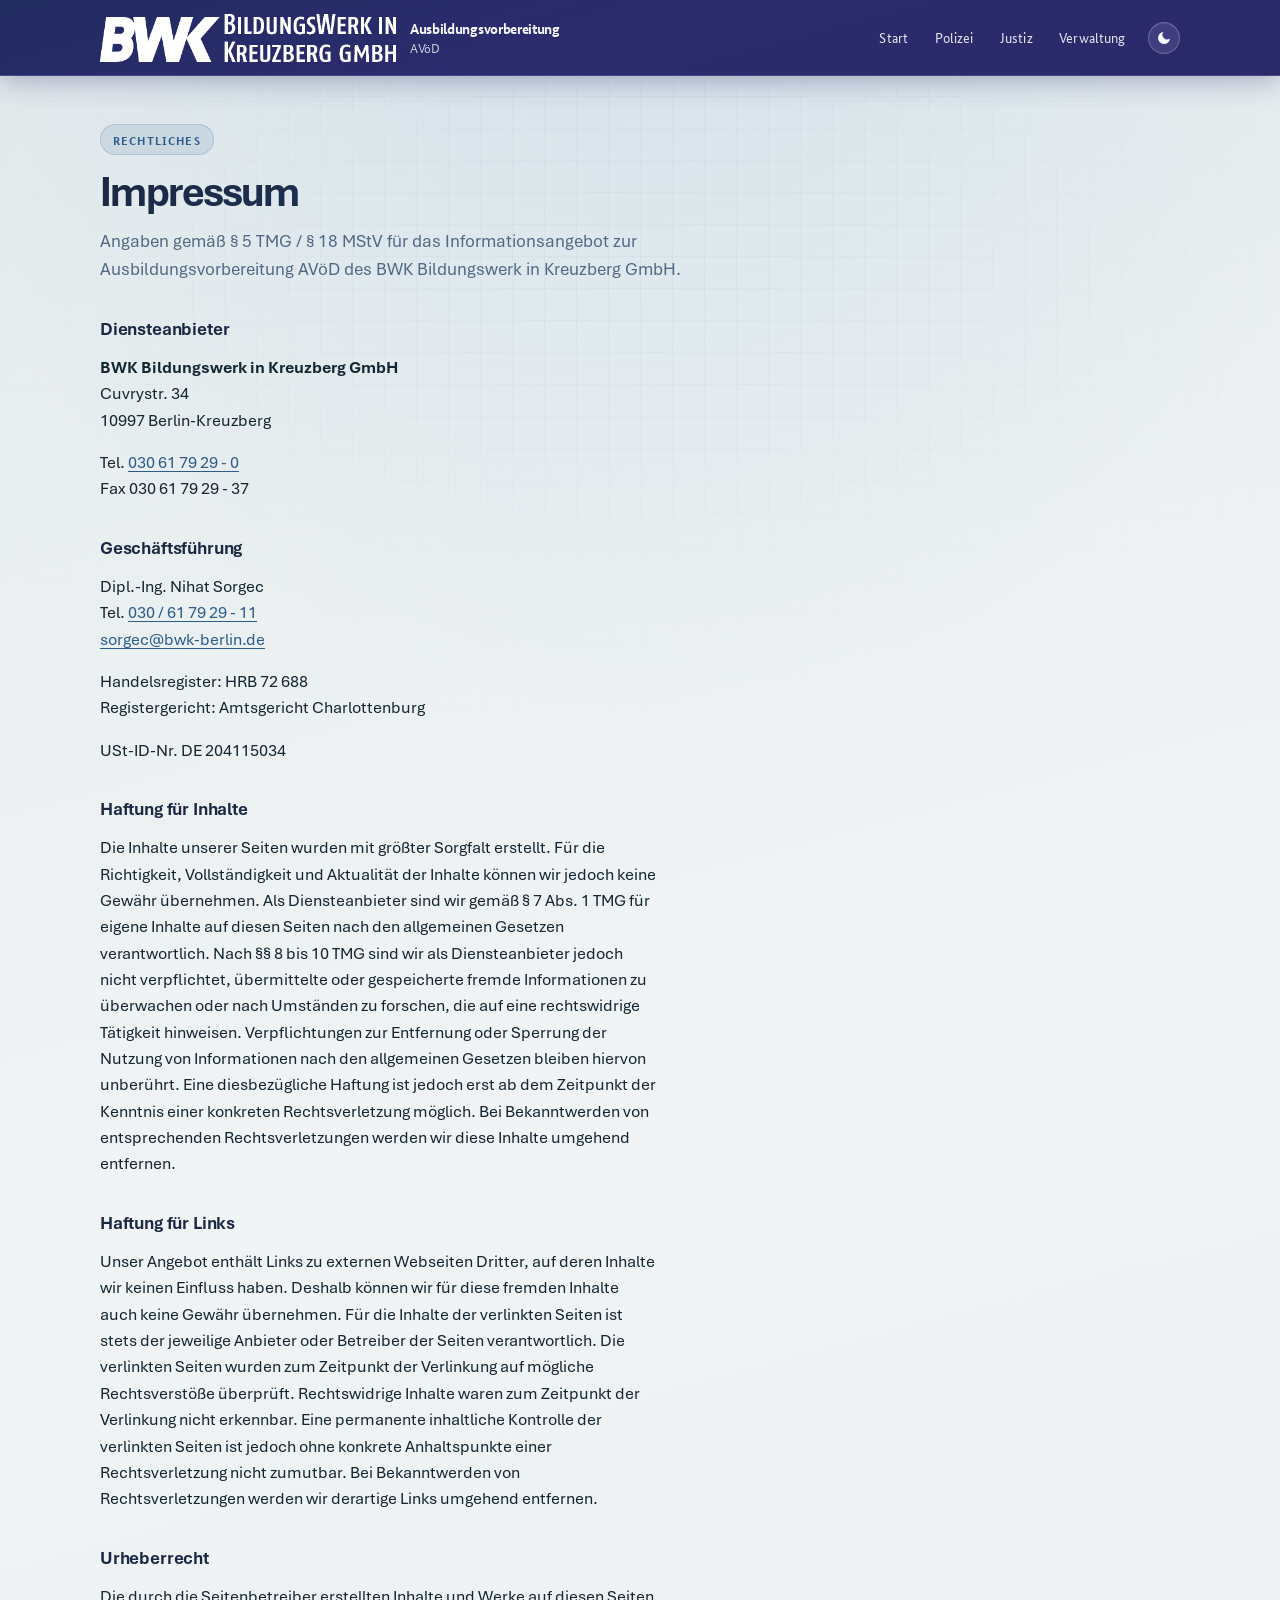
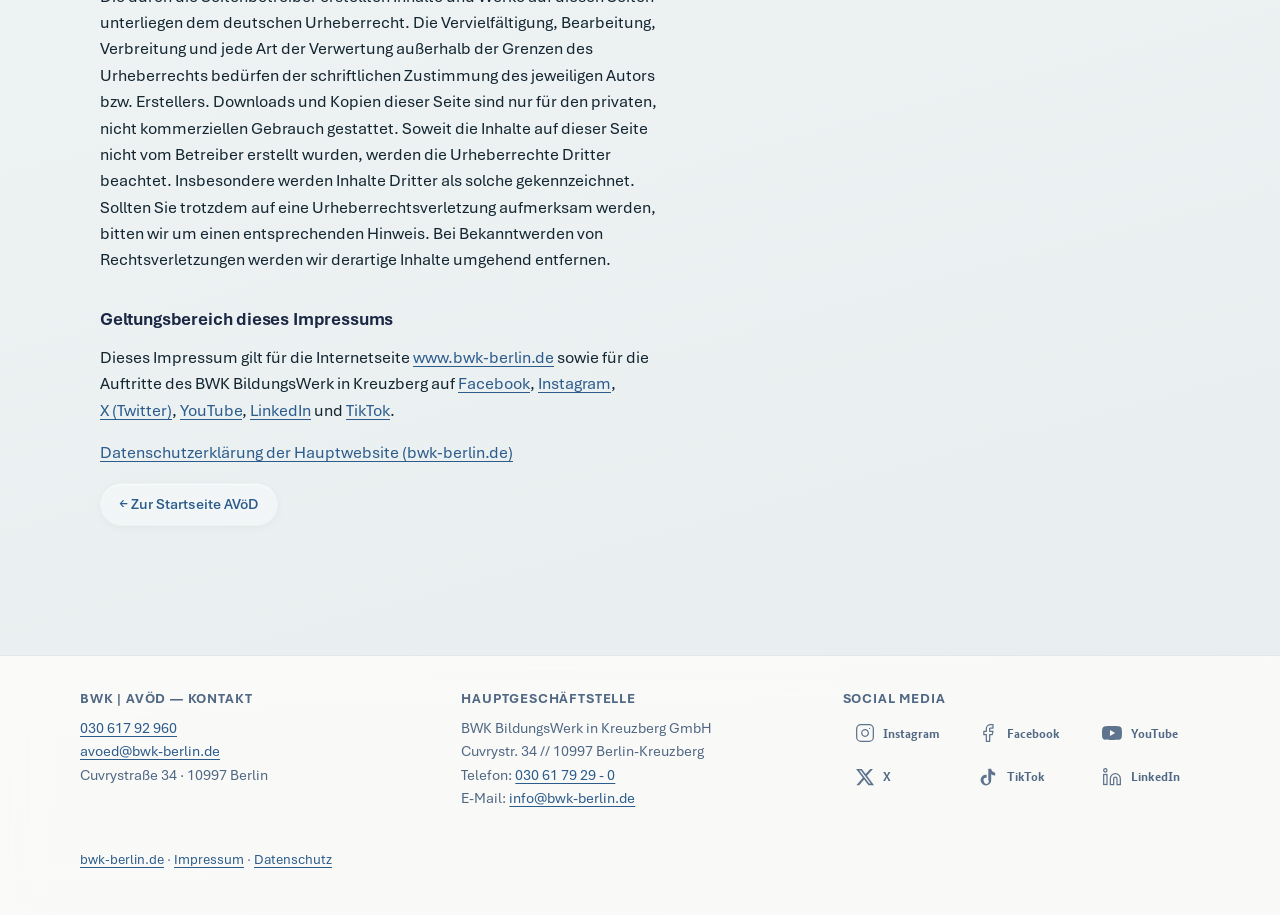
<file: impressum.html>
<!DOCTYPE html>
<html lang="de">
<head>
  <meta charset="utf-8">
  <meta name="viewport" content="width=device-width, initial-scale=1, viewport-fit=cover, interactive-widget=resizes-content">
  <meta name="theme-color" id="theme-color-meta" content="#2b2b6d" data-color-light="#2b2b6d" data-color-dark="#0a1524">
  <script>
    (function () {
      try {
        var k = "bwk-color-scheme";
        var s = localStorage.getItem(k);
        var t = s === "light" || s === "dark" ? s : "light";
        document.documentElement.setAttribute("data-theme", t);
        document.documentElement.style.colorScheme = t === "dark" ? "dark" : "light";
        var m = document.getElementById("theme-color-meta");
        if (m && m.dataset) {
          var dc = m.dataset.colorDark || "#0a1524";
          var lc = m.dataset.colorLight || m.getAttribute("content") || "#2b2b6d";
          m.setAttribute("content", t === "dark" ? dc : lc);
        }
      } catch (e) {}
    })();
  </script>
  <title>Impressum | AVöD — BWK Bildungswerk in Kreuzberg</title>
  <meta name="description" content="Impressum und rechtliche Angaben zum BWK Bildungswerk in Kreuzberg GmbH.">
  <link rel="stylesheet" href="assets/css/main.css?v=20260414k">
</head>
<body>
  <a class="skip-link" href="#main">Zum Inhalt springen</a>

  <header class="site-header">
    <div class="header-inner">
      <a class="brand" href="index.html">
        <span class="brand__mark" aria-hidden="true"></span>
        <span class="brand-text">
          <span class="brand-text__line">Ausbildungsvorbereitung</span>
          <span class="brand-text__line brand-text__line--sub">AVöD</span>
        </span>
      </a>
      <div class="header-actions">
        <nav class="nav-main" aria-label="Hauptnavigation">
          <a href="index.html">Start</a>
          <a href="polizei.html">Polizei</a>
          <a href="justiz.html">Justiz</a>
          <a href="oeffentliche_verwaltung.html">Verwaltung</a>
        </nav>
        <button type="button" class="theme-toggle" id="theme-toggle" aria-label="Darstellung wechseln" aria-pressed="false" title="Dunkelmodus">
          <svg class="theme-toggle__icon theme-toggle__icon--moon" width="20" height="20" viewBox="0 0 24 24" aria-hidden="true"><path fill="currentColor" d="M21 12.79A9 9 0 1 1 11.21 3 7 7 0 0 0 21 12.79z"/></svg>
          <svg class="theme-toggle__icon theme-toggle__icon--sun" width="20" height="20" viewBox="0 0 24 24" aria-hidden="true" fill="none" stroke="currentColor" stroke-width="2" stroke-linecap="round"><circle cx="12" cy="12" r="4"/><path d="M12 2v2m0 16v2M4.93 4.93l1.41 1.41m11.32 11.32l1.41 1.41M2 12h2m16 0h2M4.93 19.07l1.41-1.41m11.32-11.32l1.41-1.41"/></svg>
        </button>
      </div>
    </div>
  </header>

  <main id="main" class="layout layout--legal">
    <header class="page-intro">
      <p class="hero-eyebrow">Rechtliches</p>
      <h1>Impressum</h1>
      <p class="lead">Angaben gemäß § 5 TMG / § 18 MStV für das Informationsangebot zur Ausbildungsvorbereitung AVöD des BWK Bildungswerk in Kreuzberg GmbH.</p>
    </header>

    <article class="legal-prose prose" aria-labelledby="anbieter">
      <h2 id="anbieter">Diensteanbieter</h2>
      <p>
        <strong>BWK Bildungswerk in Kreuzberg GmbH</strong><br>
        Cuvrystr. 34<br>
        10997 Berlin-Kreuzberg
      </p>
      <p>
        Tel. <a href="tel:+49306179290">030 61 79 29 - 0</a><br>
        Fax 030 61 79 29 - 37
      </p>

      <h2>Geschäftsführung</h2>
      <p>
        Dipl.-Ing. Nihat Sorgec<br>
        Tel. <a href="tel:+493061792911">030 / 61 79 29 - 11</a><br>
        <a href="mailto:sorgec@bwk-berlin.de">sorgec@bwk-berlin.de</a>
      </p>

      <p>
        Handelsregister: HRB 72 688<br>
        Registergericht: Amtsgericht Charlottenburg
      </p>
      <p>USt-ID-Nr. DE 204115034</p>

      <h2>Haftung für Inhalte</h2>
      <p>
        Die Inhalte unserer Seiten wurden mit größter Sorgfalt erstellt. Für die Richtigkeit, Vollständigkeit und Aktualität der Inhalte können wir jedoch keine Gewähr übernehmen. Als Diensteanbieter sind wir gemäß § 7 Abs. 1 TMG für eigene Inhalte auf diesen Seiten nach den allgemeinen Gesetzen verantwortlich. Nach §§ 8 bis 10 TMG sind wir als Diensteanbieter jedoch nicht verpflichtet, übermittelte oder gespeicherte fremde Informationen zu überwachen oder nach Umständen zu forschen, die auf eine rechtswidrige Tätigkeit hinweisen. Verpflichtungen zur Entfernung oder Sperrung der Nutzung von Informationen nach den allgemeinen Gesetzen bleiben hiervon unberührt. Eine diesbezügliche Haftung ist jedoch erst ab dem Zeitpunkt der Kenntnis einer konkreten Rechtsverletzung möglich. Bei Bekanntwerden von entsprechenden Rechtsverletzungen werden wir diese Inhalte umgehend entfernen.
      </p>

      <h2>Haftung für Links</h2>
      <p>
        Unser Angebot enthält Links zu externen Webseiten Dritter, auf deren Inhalte wir keinen Einfluss haben. Deshalb können wir für diese fremden Inhalte auch keine Gewähr übernehmen. Für die Inhalte der verlinkten Seiten ist stets der jeweilige Anbieter oder Betreiber der Seiten verantwortlich. Die verlinkten Seiten wurden zum Zeitpunkt der Verlinkung auf mögliche Rechtsverstöße überprüft. Rechtswidrige Inhalte waren zum Zeitpunkt der Verlinkung nicht erkennbar. Eine permanente inhaltliche Kontrolle der verlinkten Seiten ist jedoch ohne konkrete Anhaltspunkte einer Rechtsverletzung nicht zumutbar. Bei Bekanntwerden von Rechtsverletzungen werden wir derartige Links umgehend entfernen.
      </p>

      <h2>Urheberrecht</h2>
      <p>
        Die durch die Seitenbetreiber erstellten Inhalte und Werke auf diesen Seiten unterliegen dem deutschen Urheberrecht. Die Vervielfältigung, Bearbeitung, Verbreitung und jede Art der Verwertung außerhalb der Grenzen des Urheberrechts bedürfen der schriftlichen Zustimmung des jeweiligen Autors bzw. Erstellers. Downloads und Kopien dieser Seite sind nur für den privaten, nicht kommerziellen Gebrauch gestattet. Soweit die Inhalte auf dieser Seite nicht vom Betreiber erstellt wurden, werden die Urheberrechte Dritter beachtet. Insbesondere werden Inhalte Dritter als solche gekennzeichnet. Sollten Sie trotzdem auf eine Urheberrechtsverletzung aufmerksam werden, bitten wir um einen entsprechenden Hinweis. Bei Bekanntwerden von Rechtsverletzungen werden wir derartige Inhalte umgehend entfernen.
      </p>

      <h2>Geltungsbereich dieses Impressums</h2>
      <p>
        Dieses Impressum gilt für die Internetseite <a href="https://www.bwk-berlin.de/">www.bwk-berlin.de</a> sowie für die Auftritte des BWK BildungsWerk in Kreuzberg auf
        <a href="https://www.facebook.com/bwkberlin/">Facebook</a>,
        <a href="https://www.instagram.com/bildungswerk_kreuzberg/">Instagram</a>,
        <a href="https://twitter.com/BWK_Kreuzberg">X&nbsp;(Twitter)</a>,
        <a href="https://www.youtube.com/channel/UCgn_WpKFCG9Pvdm_AuhsUZw">YouTube</a>,
        <a href="https://www.linkedin.com/company/bwk-bildungswerk-in-kreuzberg-gmbh">LinkedIn</a>
        und <a href="https://www.tiktok.com/@bildungswerkkreuzberg">TikTok</a>.
      </p>
      <p>
        <a href="https://bwk-berlin.de/datenschutz.html">Datenschutzerklärung der Hauptwebsite (bwk-berlin.de)</a>
      </p>
    </article>

    <p><a class="btn btn-ghost" href="index.html">← Zur Startseite AVöD</a></p>
  </main>

  <footer class="site-footer">
    <div class="footer-inner">
      <div class="footer-block">
        <h3>BWK | AVöD — Kontakt</h3>
        <p>
          <a href="tel:+493061792960">030 617 92 960</a><br>
          <a href="mailto:avoed@bwk-berlin.de">avoed@bwk-berlin.de</a><br>
          Cuvrystraße 34 · 10997 Berlin
        </p>
      </div>
      <div class="footer-block">
        <h3>Hauptgeschäftstelle</h3>
        <address>
          BWK BildungsWerk in Kreuzberg GmbH<br>
          Cuvrystr. 34 // 10997 Berlin-Kreuzberg<br>
          Telefon: <a href="tel:+49306179290">030 61 79 29 - 0</a><br>
          E-Mail: <a href="mailto:info@bwk-berlin.de">info@bwk-berlin.de</a>
        </address>
      </div>
      <div class="footer-block footer-block--social">
        <h3>Social Media</h3>
        <ul class="social-list">
          <li>
            <a href="https://www.instagram.com/bildungswerk_kreuzberg/" rel="noopener noreferrer" target="_blank">
              <svg class="icon icon--social" viewBox="0 0 24 24" fill="none" stroke="currentColor" stroke-width="1.5" stroke-linecap="round" stroke-linejoin="round" aria-hidden="true"><rect x="2" y="2" width="20" height="20" rx="5" ry="5"/><path d="M16 11.37A4 4 0 1 1 12.63 8 4 4 0 0 1 16 11.37z"/><line x1="17.5" y1="6.5" x2="17.51" y2="6.5"/></svg>
              Instagram
            </a>
          </li>
          <li>
            <a href="https://www.facebook.com/bwkberlin/" rel="noopener noreferrer" target="_blank">
              <svg class="icon icon--social" viewBox="0 0 24 24" fill="none" stroke="currentColor" stroke-width="1.5" stroke-linecap="round" stroke-linejoin="round" aria-hidden="true"><path d="M18 2h-3a5 5 0 0 0-5 5v3H7v4h3v8h4v-8h3l1-4h-4V7a1 1 0 0 1 1-1h3z"/></svg>
              Facebook
            </a>
          </li>
          <li>
            <a href="https://www.youtube.com/channel/UCgn_WpKFCG9Pvdm_AuhsUZw" rel="noopener noreferrer" target="_blank">
              <svg class="icon icon--social" viewBox="0 0 24 24" aria-hidden="true"><path fill="currentColor" d="M23.498 6.186a3.016 3.016 0 0 0-2.122-2.136C19.505 3.545 12 3.545 12 3.545s-7.505 0-9.377.505A3.017 3.017 0 0 0 .502 6.186C0 8.07 0 12 0 12s0 3.93.502 5.814a3.016 3.016 0 0 0 2.122 2.136c1.871.505 9.376.505 9.376.505s7.505 0 9.377-.505a3.015 3.015 0 0 0 2.122-2.136C24 15.93 24 12 24 12s0-3.93-.502-5.814zM9.545 15.568V8.432L15.818 12l-6.273 3.568z"/></svg>
              YouTube
            </a>
          </li>
          <li>
            <a href="https://twitter.com/BWK_Kreuzberg" rel="noopener noreferrer" target="_blank" aria-label="X (Twitter)">
              <svg class="icon icon--social" viewBox="0 0 24 24" aria-hidden="true"><path fill="currentColor" d="M18.244 2.25h3.308l-7.227 8.26 8.502 11.24H16.17l-5.214-6.817L4.99 21.75H1.68l7.73-8.835L1.254 2.25H8.08l4.713 6.231zm-1.161 17.52h1.833L7.084 4.126H5.117z"/></svg>
              X
            </a>
          </li>
          <li>
            <a href="https://www.tiktok.com/@bildungswerkkreuzberg" rel="noopener noreferrer" target="_blank">
              <svg class="icon icon--social" viewBox="0 0 24 24" aria-hidden="true"><path fill="currentColor" d="M19.59 6.69a4.83 4.83 0 0 1-3.77-4.25V2h-3.45v13.67a2.89 2.89 0 1 1-5.2 1.74 2.89 2.89 0 0 1 2.31-4.64 2.93 2.93 0 0 1 .88.13V9.4a6.84 6.84 0 0 0-1-.05A6.33 6.33 0 0 0 5 20.1a6.34 6.34 0 0 0 10.86-4.43v-7a8.16 8.16 0 0 0 4.77 1.52v-3.4a4.85 4.85 0 0 1-1-.1z"/></svg>
              TikTok
            </a>
          </li>
          <li>
            <a href="https://www.linkedin.com/company/bwk-bildungswerk-in-kreuzberg-gmbh" rel="noopener noreferrer" target="_blank">
              <svg class="icon icon--social" viewBox="0 0 24 24" fill="none" stroke="currentColor" stroke-width="1.5" aria-hidden="true"><path d="M16 8a6 6 0 0 1 6 6v7h-4v-7a2 2 0 0 0-2-2 2 2 0 0 0-2 2v7h-4v-7a6 6 0 0 1 6-6z"/><rect x="2" y="9" width="4" height="12"/><circle cx="4" cy="4" r="2"/></svg>
              LinkedIn
            </a>
          </li>
        </ul>
      </div>
      <p class="footer-note">
        <a href="https://bwk-berlin.de/">bwk-berlin.de</a>
        ·
        <a href="impressum.html">Impressum</a>
        ·
        <a href="https://bwk-berlin.de/datenschutz.html">Datenschutz</a>
      </p>
    </div>
  </footer>
  <script src="assets/js/main.js" defer></script>
</body>
</html>
</file>
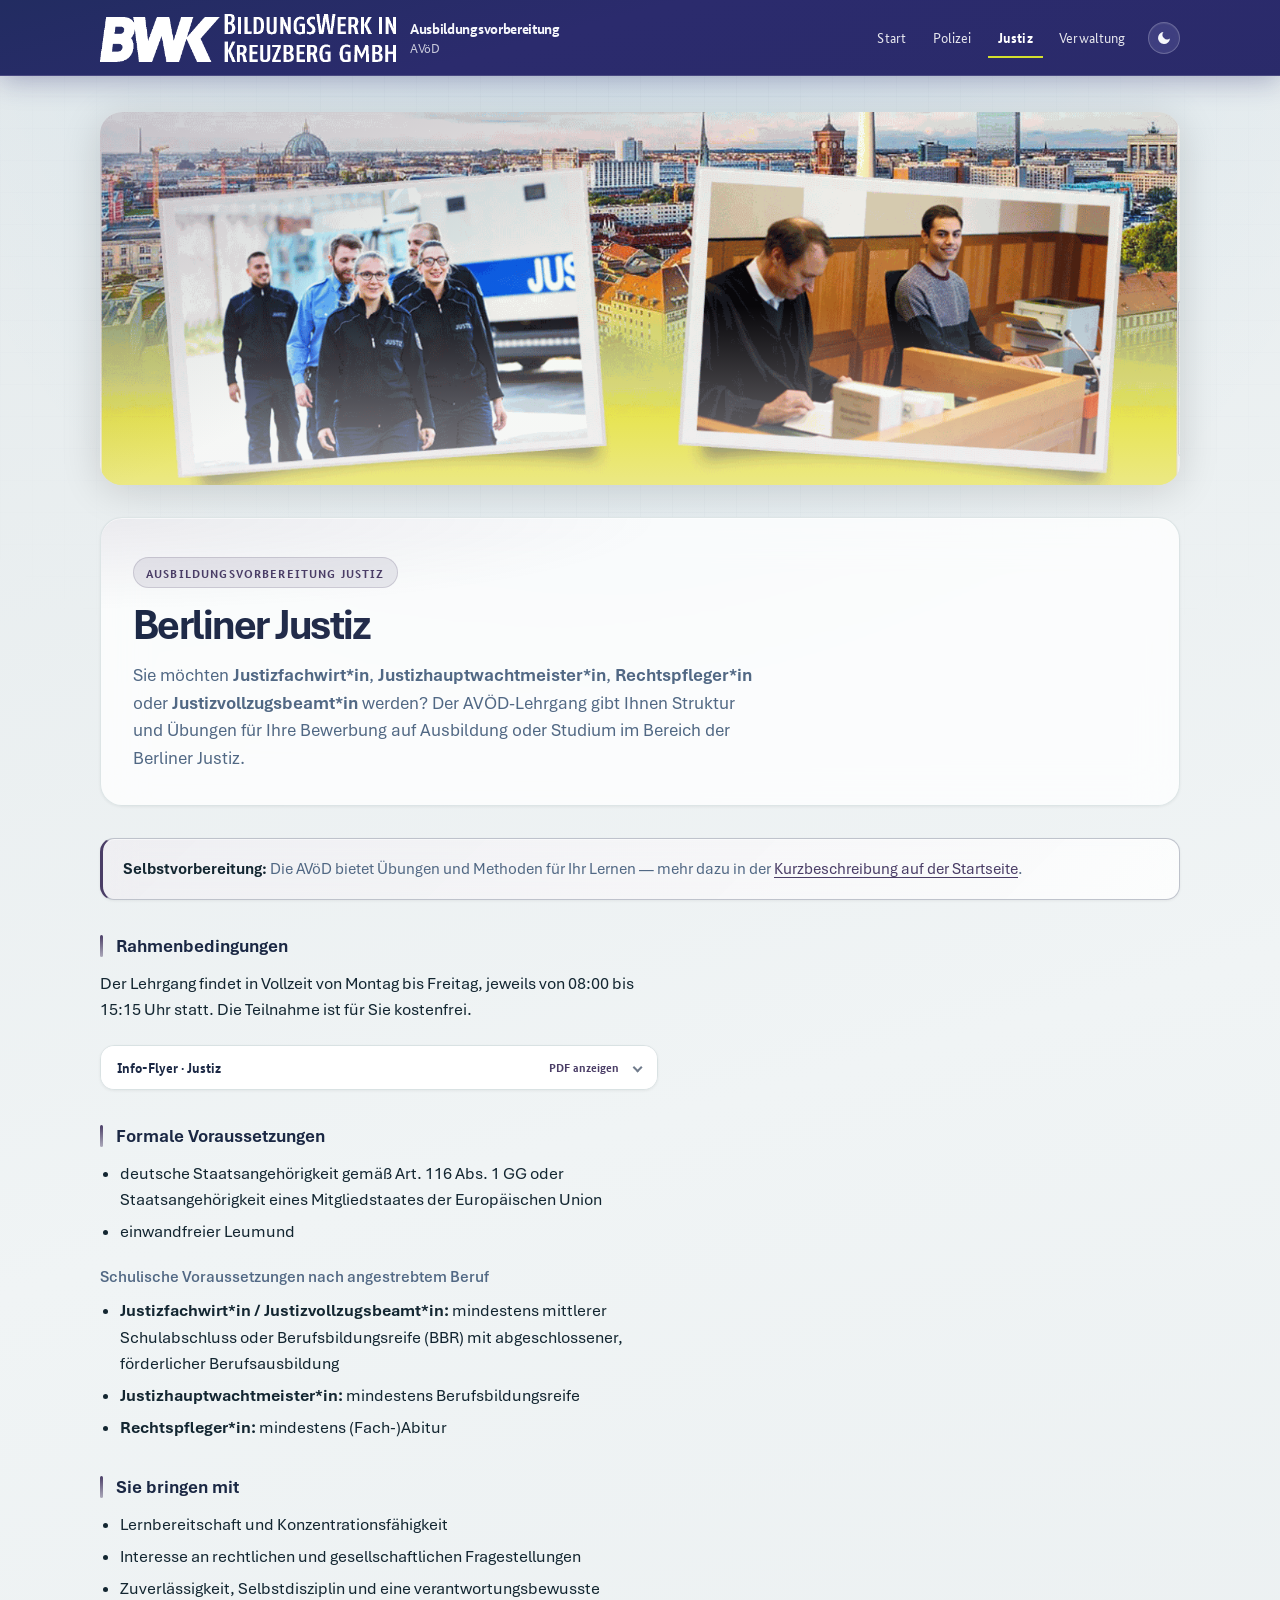
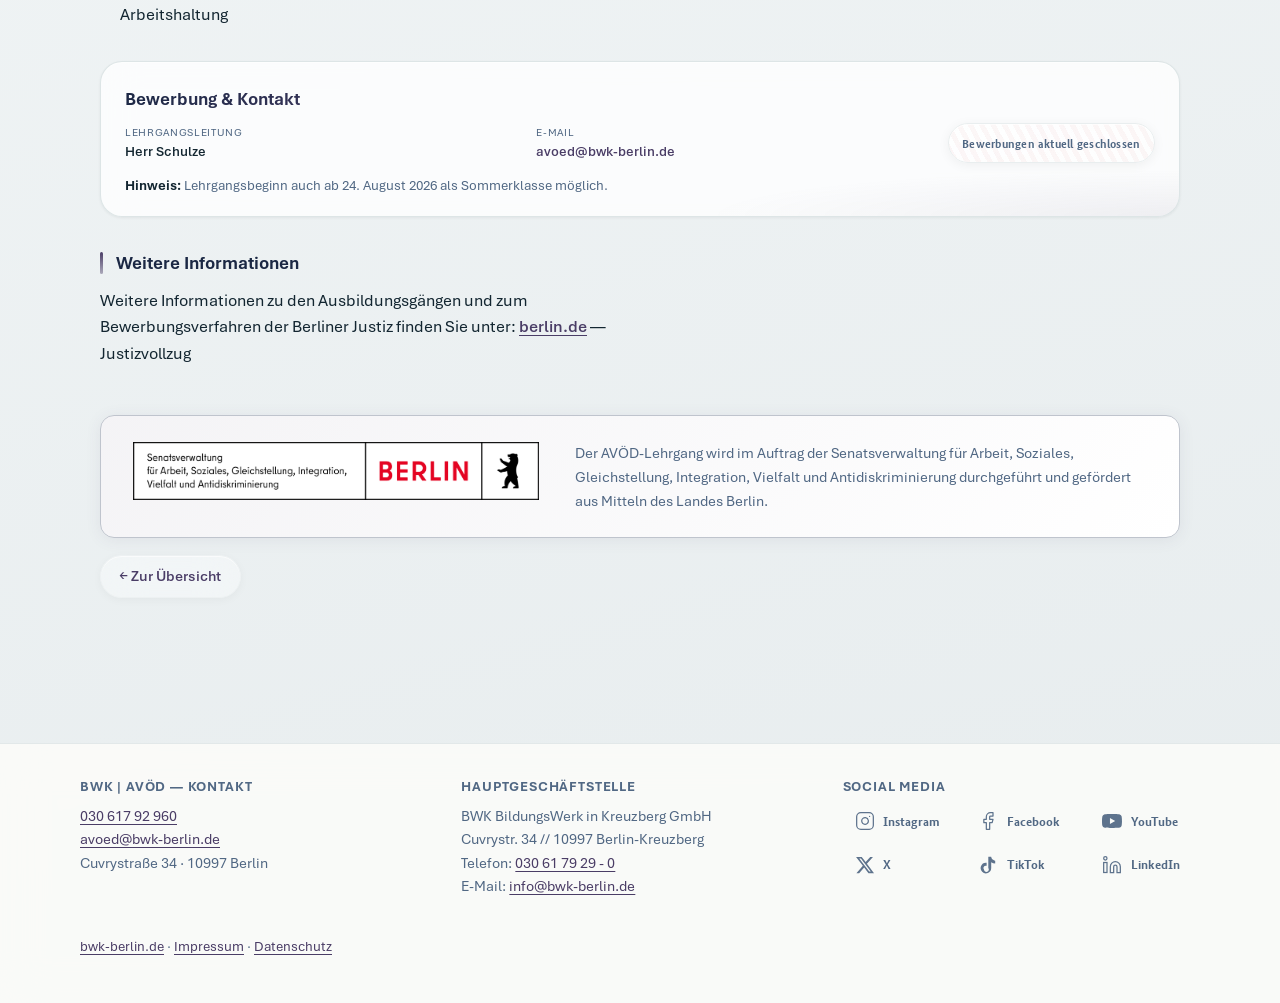
<file: justiz.html>
<!DOCTYPE html>
<html lang="de">
<head>
  <meta charset="utf-8">
  <meta name="viewport" content="width=device-width, initial-scale=1, viewport-fit=cover, interactive-widget=resizes-content">
  <meta name="theme-color" id="theme-color-meta" content="#4a3d66" data-color-light="#4a3d66" data-color-dark="#0a1524">
  <script>
    (function () {
      try {
        var k = "bwk-color-scheme";
        var s = localStorage.getItem(k);
        var t = s === "light" || s === "dark" ? s : "light";
        document.documentElement.setAttribute("data-theme", t);
        document.documentElement.style.colorScheme = t === "dark" ? "dark" : "light";
        var m = document.getElementById("theme-color-meta");
        if (m && m.dataset) {
          var dc = m.dataset.colorDark || "#0a1524";
          var lc = m.dataset.colorLight || m.getAttribute("content") || "#4a3d66";
          m.setAttribute("content", t === "dark" ? dc : lc);
        }
      } catch (e) {}
    })();
  </script>
  <title>AVöD Justiz | BWK</title>
  <meta name="description" content="Ausbildungsvorbereitung Justiz — AVöD am BWK Berlin.">
  <link rel="stylesheet" href="assets/css/main.css?v=20260414k">
</head>
<body class="theme-justiz">
  <a class="skip-link" href="#main">Zum Inhalt springen</a>

  <header class="site-header">
    <div class="header-inner">
      <a class="brand" href="index.html">
        <span class="brand__mark" aria-hidden="true"></span>
        <span class="brand-text">
          <span class="brand-text__line">Ausbildungsvorbereitung</span>
          <span class="brand-text__line brand-text__line--sub">AVöD</span>
        </span>
      </a>
      <div class="header-actions">
        <nav class="nav-main" aria-label="Hauptnavigation">
          <a href="index.html">Start</a>
          <a href="polizei.html">Polizei</a>
          <a href="justiz.html" aria-current="page">Justiz</a>
          <a href="oeffentliche_verwaltung.html">Verwaltung</a>
        </nav>
        <button type="button" class="theme-toggle" id="theme-toggle" aria-label="Darstellung wechseln" aria-pressed="false" title="Dunkelmodus">
          <svg class="theme-toggle__icon theme-toggle__icon--moon" width="20" height="20" viewBox="0 0 24 24" aria-hidden="true"><path fill="currentColor" d="M21 12.79A9 9 0 1 1 11.21 3 7 7 0 0 0 21 12.79z"/></svg>
          <svg class="theme-toggle__icon theme-toggle__icon--sun" width="20" height="20" viewBox="0 0 24 24" aria-hidden="true" fill="none" stroke="currentColor" stroke-width="2" stroke-linecap="round"><circle cx="12" cy="12" r="4"/><path d="M12 2v2m0 16v2M4.93 4.93l1.41 1.41m11.32 11.32l1.41 1.41M2 12h2m16 0h2M4.93 19.07l1.41-1.41m11.32-11.32l1.41-1.41"/></svg>
        </button>
      </div>
    </div>
  </header>

  <main id="main" class="layout">
    <div class="page-hero-visual">
      <img src="img/Justiz-05-2021-web-203d3ad8.gif" width="1200" height="675" alt="">
    </div>
    <header class="page-intro">
      <p class="hero-eyebrow">Ausbildungsvorbereitung Justiz</p>
      <h1>Berliner Justiz</h1>
      <p class="lead">
        Sie möchten <strong>Justizfachwirt*in</strong>, <strong>Justizhauptwachtmeister*in</strong>, <strong>Rechtspfleger*in</strong> oder <strong>Justizvollzugsbeamt*in</strong> werden?
        Der AVÖD-Lehrgang gibt Ihnen Struktur und Übungen für Ihre Bewerbung auf Ausbildung oder Studium im Bereich der Berliner Justiz.
      </p>
    </header>

    <p class="philosophy-callout">
      <strong>Selbstvorbereitung:</strong> Die AVöD bietet Übungen und Methoden für Ihr Lernen — mehr dazu in der <a href="index.html#philosophie">Kurzbeschreibung auf der Startseite</a>.
    </p>

    <section class="subsection prose" aria-labelledby="rb-j">
      <h2 id="rb-j">Rahmenbedingungen</h2>
      <p>
        Der Lehrgang findet in Vollzeit von Montag bis Freitag, jeweils von 08:00 bis 15:15 Uhr statt.
        Die Teilnahme ist für Sie kostenfrei.
      </p>
      <details class="flyer-viewer-details" id="flyer">
        <summary class="flyer-viewer-details__summary">
          <span class="flyer-viewer-details__title">Info-Flyer · Justiz</span>
          <span class="flyer-viewer-details__meta flyer-viewer-details__meta--desktop">PDF anzeigen</span>
          <span class="flyer-viewer-details__meta flyer-viewer-details__meta--mobile">PDF öffnen</span>
        </summary>
        <div class="flyer-viewer" role="region" aria-label="Info-Flyer Justiz, eingebettete PDF-Vorschau">
          <div class="flyer-viewer__header">
            <div class="flyer-viewer__actions">
              <a
                class="flyer-viewer__link flyer-viewer__link--embed-only"
                href="assets/flyers/avoed-flyer-justiz.pdf"
                target="_blank"
                rel="noopener"
                >PDF in neuem Tab</a
              >
              <a
                class="flyer-viewer__link"
                href="assets/flyers/avoed-flyer-justiz.pdf"
                download="AVoD-Info-Flyer-Justiz.pdf"
                >Herunterladen</a
              >
            </div>
          </div>
          <div class="flyer-viewer__mobile-tab">
            <a
              class="flyer-viewer__open-tab"
              href="assets/flyers/avoed-flyer-justiz.pdf"
              target="_blank"
              rel="noopener"
              >PDF im neuen Tab öffnen</a
            >
          </div>
          <iframe
            class="flyer-viewer__frame"
            title="PDF: Info-Flyer Ausbildungsvorbereitung Justiz"
            src="assets/flyers/avoed-flyer-justiz.pdf"
            loading="lazy"
          ></iframe>
          <p class="flyer-viewer__hint flyer-viewer__hint--embed">
            Wird die Vorschau nicht angezeigt (z.&nbsp;B. auf manchen Mobilgeräten), nutzen Sie bitte „PDF in neuem Tab“ oder
            „Herunterladen“.
          </p>
          <p class="flyer-viewer__hint flyer-viewer__hint--mobile">
            Auf dem Smartphone oder Tablet öffnet sich der Flyer im neuen Tab bzw. in Ihrer PDF-App („Herunterladen“
            speichert die Datei).
          </p>
        </div>
      </details>
    </section>

    <section class="subsection prose" aria-labelledby="fv-j">
      <h2 id="fv-j">Formale Voraussetzungen</h2>
      <ul>
        <li>deutsche Staatsangehörigkeit gemäß Art. 116 Abs. 1 GG oder Staatsangehörigkeit eines Mitgliedstaates der Europäischen Union</li>
        <li>einwandfreier Leumund</li>
      </ul>
      <h3>Schulische Voraussetzungen nach angestrebtem Beruf</h3>
      <ul>
        <li><strong>Justizfachwirt*in / Justizvollzugsbeamt*in:</strong> mindestens mittlerer Schulabschluss oder Berufsbildungsreife (BBR) mit abgeschlossener, förderlicher Berufsausbildung</li>
        <li><strong>Justizhauptwachtmeister*in:</strong> mindestens Berufsbildungsreife</li>
        <li><strong>Rechtspfleger*in:</strong> mindestens (Fach-)Abitur</li>
      </ul>
    </section>

    <section class="subsection prose" aria-labelledby="mit-j">
      <h2 id="mit-j">Sie bringen mit</h2>
      <ul>
        <li>Lernbereitschaft und Konzentrationsfähigkeit</li>
        <li>Interesse an rechtlichen und gesellschaftlichen Fragestellungen</li>
        <li>Zuverlässigkeit, Selbstdisziplin und eine verantwortungsbewusste Arbeitshaltung</li>
      </ul>
    </section>

    <section class="contact-panel contact-panel--compact" aria-labelledby="kontakt-j">
      <h2 id="kontakt-j">Bewerbung &amp; Kontakt</h2>
      <div class="contact-strip" role="group" aria-label="Kontakt Ausbildungsvorbereitung AVöD">
        <div class="contact-strip__pair">
          <span class="contact-strip__label">Lehrgangsleitung</span>
          <span class="contact-strip__value">Herr Schulze</span>
        </div>
        <div class="contact-strip__pair">
          <span class="contact-strip__label">E-Mail</span>
          <a class="contact-strip__value contact-strip__link" href="mailto:avoed@bwk-berlin.de">avoed@bwk-berlin.de</a>
        </div>
        <div class="contact-strip__cta">
          <a
            class="apply-cta-btn apply-cta-btn--link"
            href="https://bwk-anmeldung.web.app/"
            rel="noopener noreferrer"
            target="_blank"
            title="Bewerbungen aktuell geschlossen — externe Infoseite des BWK"
            aria-label="Bewerbungen aktuell geschlossen. Link zur Terminseite bwk-anmeldung.web.app — wird in einem neuen Tab geöffnet.">Bewerbungen aktuell geschlossen</a>
        </div>
      </div>
      <p class="contact-hint">
        <strong>Hinweis:</strong> Lehrgangsbeginn auch ab 24. August 2026 als Sommerklasse möglich.
      </p>
    </section>

    <section class="subsection prose external-list" aria-labelledby="extern-j">
      <h2 id="extern-j">Weitere Informationen</h2>
      <p>
        Weitere Informationen zu den Ausbildungsgängen und zum Bewerbungsverfahren der Berliner Justiz finden Sie unter:
        <a href="https://www.berlin.de/">berlin.de</a> — Justizvollzug
      </p>
    </section>

    <section class="section section--funding" aria-labelledby="fund-j">
      <div class="funding funding--rich" id="fund-j">
        <a class="funding__logo" href="https://www.berlin.de/sen/asgiva/" rel="noopener noreferrer" target="_blank">
          <img src="img/B_SEN_ASGIVA_Logo_DE_H_PW_RGB%20(1).png" width="420" height="60" alt="Logo der Senatsverwaltung für Arbeit, Soziales, Gleichstellung, Integration, Vielfalt und Antidiskriminierung" loading="lazy">
        </a>
        <div class="funding__text">
          <p style="margin:0;">
            Der AVÖD-Lehrgang wird im Auftrag der Senatsverwaltung für Arbeit, Soziales, Gleichstellung, Integration, Vielfalt und Antidiskriminierung durchgeführt und gefördert aus Mitteln des Landes Berlin.
          </p>
        </div>
      </div>
    </section>

    <p><a class="btn btn-ghost" href="index.html">← Zur Übersicht</a></p>
  </main>

  <footer class="site-footer">
    <div class="footer-inner">
      <div class="footer-block">
        <h3>BWK | AVöD — Kontakt</h3>
        <p>
          <a href="tel:+493061792960">030 617 92 960</a><br>
          <a href="mailto:avoed@bwk-berlin.de">avoed@bwk-berlin.de</a><br>
          Cuvrystraße 34 · 10997 Berlin
        </p>
      </div>
      <div class="footer-block">
        <h3>Hauptgeschäftstelle</h3>
        <address>
          BWK BildungsWerk in Kreuzberg GmbH<br>
          Cuvrystr. 34 // 10997 Berlin-Kreuzberg<br>
          Telefon: <a href="tel:+49306179290">030 61 79 29 - 0</a><br>
          E-Mail: <a href="mailto:info@bwk-berlin.de">info@bwk-berlin.de</a>
        </address>
      </div>
      <div class="footer-block footer-block--social">
        <h3>Social Media</h3>
        <ul class="social-list">
          <li>
            <a href="https://www.instagram.com/bildungswerk_kreuzberg/" rel="noopener noreferrer" target="_blank">
              <svg class="icon icon--social" viewBox="0 0 24 24" fill="none" stroke="currentColor" stroke-width="1.5" stroke-linecap="round" stroke-linejoin="round" aria-hidden="true"><rect x="2" y="2" width="20" height="20" rx="5" ry="5"/><path d="M16 11.37A4 4 0 1 1 12.63 8 4 4 0 0 1 16 11.37z"/><line x1="17.5" y1="6.5" x2="17.51" y2="6.5"/></svg>
              Instagram
            </a>
          </li>
          <li>
            <a href="https://www.facebook.com/bwkberlin/" rel="noopener noreferrer" target="_blank">
              <svg class="icon icon--social" viewBox="0 0 24 24" fill="none" stroke="currentColor" stroke-width="1.5" stroke-linecap="round" stroke-linejoin="round" aria-hidden="true"><path d="M18 2h-3a5 5 0 0 0-5 5v3H7v4h3v8h4v-8h3l1-4h-4V7a1 1 0 0 1 1-1h3z"/></svg>
              Facebook
            </a>
          </li>
          <li>
            <a href="https://www.youtube.com/channel/UCgn_WpKFCG9Pvdm_AuhsUZw" rel="noopener noreferrer" target="_blank">
              <svg class="icon icon--social" viewBox="0 0 24 24" aria-hidden="true"><path fill="currentColor" d="M23.498 6.186a3.016 3.016 0 0 0-2.122-2.136C19.505 3.545 12 3.545 12 3.545s-7.505 0-9.377.505A3.017 3.017 0 0 0 .502 6.186C0 8.07 0 12 0 12s0 3.93.502 5.814a3.016 3.016 0 0 0 2.122 2.136c1.871.505 9.376.505 9.376.505s7.505 0 9.377-.505a3.015 3.015 0 0 0 2.122-2.136C24 15.93 24 12 24 12s0-3.93-.502-5.814zM9.545 15.568V8.432L15.818 12l-6.273 3.568z"/></svg>
              YouTube
            </a>
          </li>
          <li>
            <a href="https://twitter.com/BWK_Kreuzberg" rel="noopener noreferrer" target="_blank" aria-label="X (Twitter)">
              <svg class="icon icon--social" viewBox="0 0 24 24" aria-hidden="true"><path fill="currentColor" d="M18.244 2.25h3.308l-7.227 8.26 8.502 11.24H16.17l-5.214-6.817L4.99 21.75H1.68l7.73-8.835L1.254 2.25H8.08l4.713 6.231zm-1.161 17.52h1.833L7.084 4.126H5.117z"/></svg>
              X
            </a>
          </li>
          <li>
            <a href="https://www.tiktok.com/@bildungswerkkreuzberg" rel="noopener noreferrer" target="_blank">
              <svg class="icon icon--social" viewBox="0 0 24 24" aria-hidden="true"><path fill="currentColor" d="M19.59 6.69a4.83 4.83 0 0 1-3.77-4.25V2h-3.45v13.67a2.89 2.89 0 1 1-5.2 1.74 2.89 2.89 0 0 1 2.31-4.64 2.93 2.93 0 0 1 .88.13V9.4a6.84 6.84 0 0 0-1-.05A6.33 6.33 0 0 0 5 20.1a6.34 6.34 0 0 0 10.86-4.43v-7a8.16 8.16 0 0 0 4.77 1.52v-3.4a4.85 4.85 0 0 1-1-.1z"/></svg>
              TikTok
            </a>
          </li>
          <li>
            <a href="https://www.linkedin.com/company/bwk-bildungswerk-in-kreuzberg-gmbh" rel="noopener noreferrer" target="_blank">
              <svg class="icon icon--social" viewBox="0 0 24 24" fill="none" stroke="currentColor" stroke-width="1.5" aria-hidden="true"><path d="M16 8a6 6 0 0 1 6 6v7h-4v-7a2 2 0 0 0-2-2 2 2 0 0 0-2 2v7h-4v-7a6 6 0 0 1 6-6z"/><rect x="2" y="9" width="4" height="12"/><circle cx="4" cy="4" r="2"/></svg>
              LinkedIn
            </a>
          </li>
        </ul>
      </div>
      <p class="footer-note">
        <a href="https://bwk-berlin.de/">bwk-berlin.de</a>
        ·
        <a href="impressum.html">Impressum</a>
        ·
        <a href="https://bwk-berlin.de/datenschutz.html">Datenschutz</a>
      </p>
    </div>
  </footer>
  <script src="assets/js/main.js" defer></script>
</body>
</html>
</file>
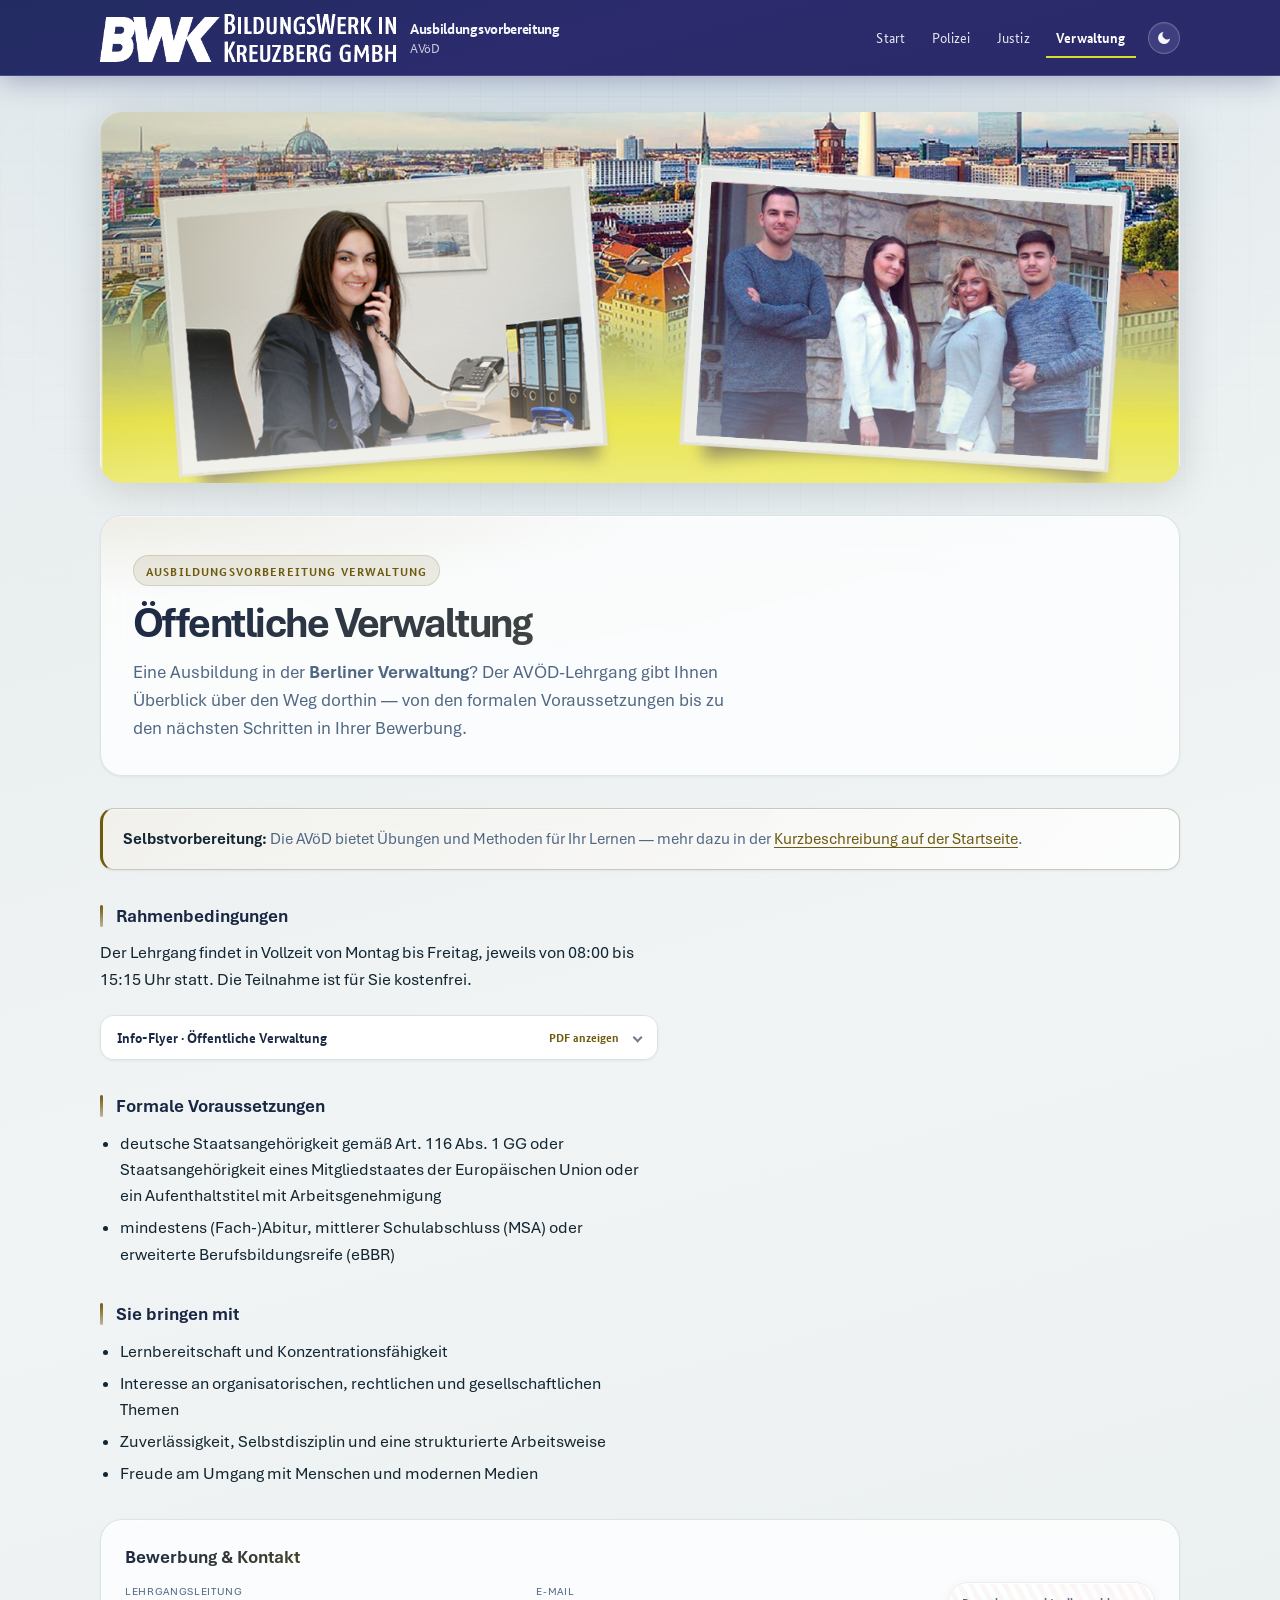
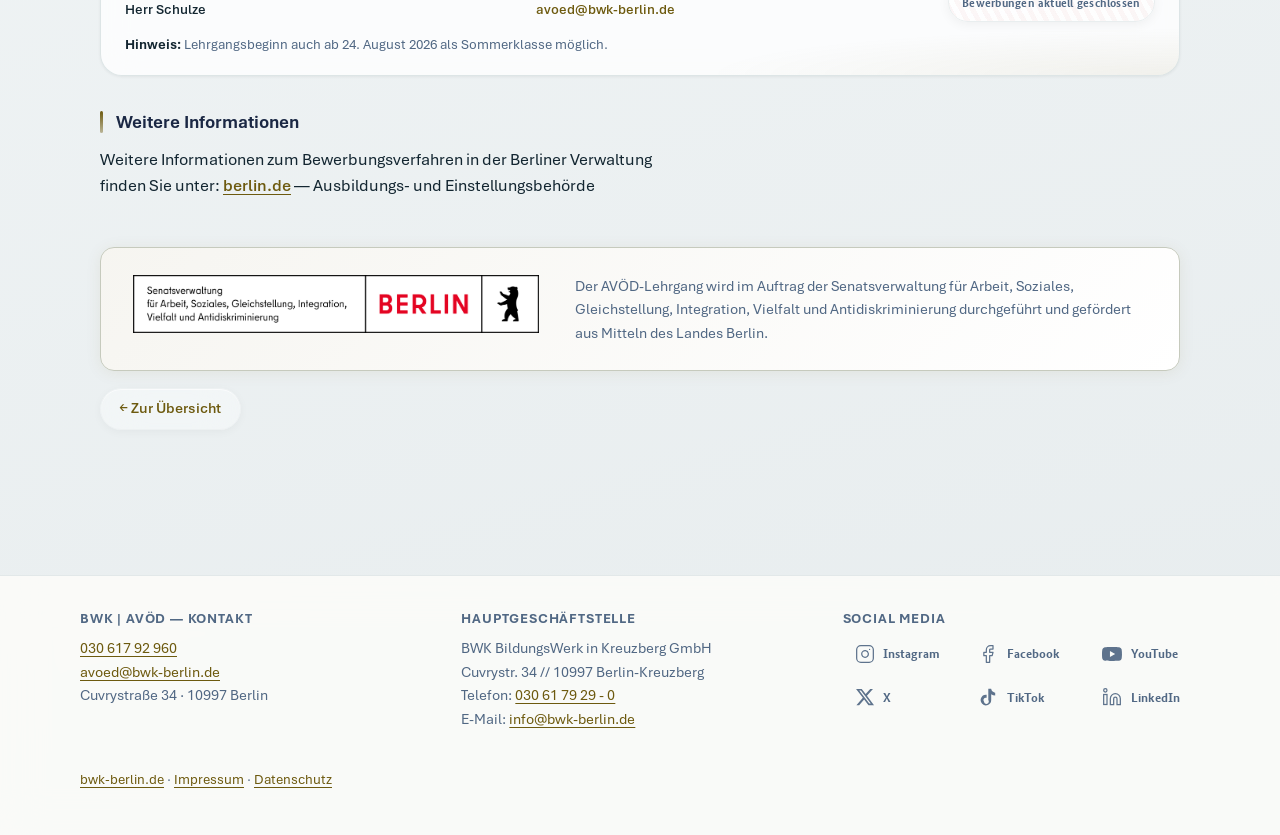
<file: oeffentliche_verwaltung.html>
<!DOCTYPE html>
<html lang="de">
<head>
  <meta charset="utf-8">
  <meta name="viewport" content="width=device-width, initial-scale=1, viewport-fit=cover, interactive-widget=resizes-content">
  <meta name="theme-color" id="theme-color-meta" content="#6d5a0f" data-color-light="#6d5a0f" data-color-dark="#0a1524">
  <script>
    (function () {
      try {
        var k = "bwk-color-scheme";
        var s = localStorage.getItem(k);
        var t = s === "light" || s === "dark" ? s : "light";
        document.documentElement.setAttribute("data-theme", t);
        document.documentElement.style.colorScheme = t === "dark" ? "dark" : "light";
        var m = document.getElementById("theme-color-meta");
        if (m && m.dataset) {
          var dc = m.dataset.colorDark || "#0a1524";
          var lc = m.dataset.colorLight || m.getAttribute("content") || "#6d5a0f";
          m.setAttribute("content", t === "dark" ? dc : lc);
        }
      } catch (e) {}
    })();
  </script>
  <title>AVöD Öffentliche Verwaltung | BWK</title>
  <meta name="description" content="Ausbildungsvorbereitung Öffentliche Verwaltung — AVöD am BWK Berlin.">
  <link rel="stylesheet" href="assets/css/main.css?v=20260414k">
</head>
<body class="theme-verwaltung">
  <a class="skip-link" href="#main">Zum Inhalt springen</a>

  <header class="site-header">
    <div class="header-inner">
      <a class="brand" href="index.html">
        <span class="brand__mark" aria-hidden="true"></span>
        <span class="brand-text">
          <span class="brand-text__line">Ausbildungsvorbereitung</span>
          <span class="brand-text__line brand-text__line--sub">AVöD</span>
        </span>
      </a>
      <div class="header-actions">
        <nav class="nav-main" aria-label="Hauptnavigation">
          <a href="index.html">Start</a>
          <a href="polizei.html">Polizei</a>
          <a href="justiz.html">Justiz</a>
          <a href="oeffentliche_verwaltung.html" aria-current="page">Verwaltung</a>
        </nav>
        <button type="button" class="theme-toggle" id="theme-toggle" aria-label="Darstellung wechseln" aria-pressed="false" title="Dunkelmodus">
          <svg class="theme-toggle__icon theme-toggle__icon--moon" width="20" height="20" viewBox="0 0 24 24" aria-hidden="true"><path fill="currentColor" d="M21 12.79A9 9 0 1 1 11.21 3 7 7 0 0 0 21 12.79z"/></svg>
          <svg class="theme-toggle__icon theme-toggle__icon--sun" width="20" height="20" viewBox="0 0 24 24" aria-hidden="true" fill="none" stroke="currentColor" stroke-width="2" stroke-linecap="round"><circle cx="12" cy="12" r="4"/><path d="M12 2v2m0 16v2M4.93 4.93l1.41 1.41m11.32 11.32l1.41 1.41M2 12h2m16 0h2M4.93 19.07l1.41-1.41m11.32-11.32l1.41-1.41"/></svg>
        </button>
      </div>
    </div>
  </header>

  <main id="main" class="layout">
    <div class="page-hero-visual">
      <img src="img/avoed-verwaltung.jpg" width="1200" height="675" alt="">
    </div>
    <header class="page-intro">
      <p class="hero-eyebrow">Ausbildungsvorbereitung Verwaltung</p>
      <h1>Öffentliche Verwaltung</h1>
      <p class="lead">
        Eine Ausbildung in der <strong>Berliner Verwaltung</strong>?
        Der AVÖD-Lehrgang gibt Ihnen Überblick über den Weg dorthin — von den formalen Voraussetzungen bis zu den nächsten Schritten in Ihrer Bewerbung.
      </p>
    </header>

    <p class="philosophy-callout">
      <strong>Selbstvorbereitung:</strong> Die AVöD bietet Übungen und Methoden für Ihr Lernen — mehr dazu in der <a href="index.html#philosophie">Kurzbeschreibung auf der Startseite</a>.
    </p>

    <section class="subsection prose" aria-labelledby="rb">
      <h2 id="rb">Rahmenbedingungen</h2>
      <p>
        Der Lehrgang findet in Vollzeit von Montag bis Freitag, jeweils von 08:00 bis 15:15 Uhr statt.
        Die Teilnahme ist für Sie kostenfrei.
      </p>
      <details class="flyer-viewer-details" id="flyer">
        <summary class="flyer-viewer-details__summary">
          <span class="flyer-viewer-details__title">Info-Flyer · Öffentliche Verwaltung</span>
          <span class="flyer-viewer-details__meta flyer-viewer-details__meta--desktop">PDF anzeigen</span>
          <span class="flyer-viewer-details__meta flyer-viewer-details__meta--mobile">PDF öffnen</span>
        </summary>
        <div class="flyer-viewer" role="region" aria-label="Info-Flyer Öffentliche Verwaltung, eingebettete PDF-Vorschau">
          <div class="flyer-viewer__header">
            <div class="flyer-viewer__actions">
              <a
                class="flyer-viewer__link flyer-viewer__link--embed-only"
                href="assets/flyers/avoed-flyer-verwaltung.pdf"
                target="_blank"
                rel="noopener"
                >PDF in neuem Tab</a
              >
              <a
                class="flyer-viewer__link"
                href="assets/flyers/avoed-flyer-verwaltung.pdf"
                download="AVoD-Info-Flyer-Oeffentliche-Verwaltung.pdf"
                >Herunterladen</a
              >
            </div>
          </div>
          <div class="flyer-viewer__mobile-tab">
            <a
              class="flyer-viewer__open-tab"
              href="assets/flyers/avoed-flyer-verwaltung.pdf"
              target="_blank"
              rel="noopener"
              >PDF im neuen Tab öffnen</a
            >
          </div>
          <iframe
            class="flyer-viewer__frame"
            title="PDF: Info-Flyer Ausbildungsvorbereitung Öffentliche Verwaltung"
            src="assets/flyers/avoed-flyer-verwaltung.pdf"
            loading="lazy"
          ></iframe>
          <p class="flyer-viewer__hint flyer-viewer__hint--embed">
            Wird die Vorschau nicht angezeigt (z.&nbsp;B. auf manchen Mobilgeräten), nutzen Sie bitte „PDF in neuem Tab“ oder
            „Herunterladen“.
          </p>
          <p class="flyer-viewer__hint flyer-viewer__hint--mobile">
            Auf dem Smartphone oder Tablet öffnet sich der Flyer im neuen Tab bzw. in Ihrer PDF-App („Herunterladen“
            speichert die Datei).
          </p>
        </div>
      </details>
    </section>

    <section class="subsection prose" aria-labelledby="fv">
      <h2 id="fv">Formale Voraussetzungen</h2>
      <ul>
        <li>deutsche Staatsangehörigkeit gemäß Art. 116 Abs. 1 GG oder Staatsangehörigkeit eines Mitgliedstaates der Europäischen Union oder ein Aufenthaltstitel mit Arbeitsgenehmigung</li>
        <li>mindestens (Fach-)Abitur, mittlerer Schulabschluss (MSA) oder erweiterte Berufsbildungsreife (eBBR)</li>
      </ul>
    </section>

    <section class="subsection prose" aria-labelledby="mit">
      <h2 id="mit">Sie bringen mit</h2>
      <ul>
        <li>Lernbereitschaft und Konzentrationsfähigkeit</li>
        <li>Interesse an organisatorischen, rechtlichen und gesellschaftlichen Themen</li>
        <li>Zuverlässigkeit, Selbstdisziplin und eine strukturierte Arbeitsweise</li>
        <li>Freude am Umgang mit Menschen und modernen Medien</li>
      </ul>
    </section>

    <section class="contact-panel contact-panel--compact" aria-labelledby="kontakt-v">
      <h2 id="kontakt-v">Bewerbung &amp; Kontakt</h2>
      <div class="contact-strip" role="group" aria-label="Kontakt Ausbildungsvorbereitung AVöD">
        <div class="contact-strip__pair">
          <span class="contact-strip__label">Lehrgangsleitung</span>
          <span class="contact-strip__value">Herr Schulze</span>
        </div>
        <div class="contact-strip__pair">
          <span class="contact-strip__label">E-Mail</span>
          <a class="contact-strip__value contact-strip__link" href="mailto:avoed@bwk-berlin.de">avoed@bwk-berlin.de</a>
        </div>
        <div class="contact-strip__cta">
          <a
            class="apply-cta-btn apply-cta-btn--link"
            href="https://bwk-anmeldung.web.app/"
            rel="noopener noreferrer"
            target="_blank"
            title="Bewerbungen aktuell geschlossen — externe Infoseite des BWK"
            aria-label="Bewerbungen aktuell geschlossen. Link zur Terminseite bwk-anmeldung.web.app — wird in einem neuen Tab geöffnet.">Bewerbungen aktuell geschlossen</a>
        </div>
      </div>
      <p class="contact-hint">
        <strong>Hinweis:</strong> Lehrgangsbeginn auch ab 24. August 2026 als Sommerklasse möglich.
      </p>
    </section>

    <section class="subsection prose external-list" aria-labelledby="extern-v">
      <h2 id="extern-v">Weitere Informationen</h2>
      <p>
        Weitere Informationen zum Bewerbungsverfahren in der Berliner Verwaltung finden Sie unter:
        <a href="https://www.berlin.de/">berlin.de</a> — Ausbildungs- und Einstellungsbehörde
      </p>
    </section>

    <section class="section section--funding" aria-labelledby="fund-v">
      <div class="funding funding--rich" id="fund-v">
        <a class="funding__logo" href="https://www.berlin.de/sen/asgiva/" rel="noopener noreferrer" target="_blank">
          <img src="img/B_SEN_ASGIVA_Logo_DE_H_PW_RGB%20(1).png" width="420" height="60" alt="Logo der Senatsverwaltung für Arbeit, Soziales, Gleichstellung, Integration, Vielfalt und Antidiskriminierung" loading="lazy">
        </a>
        <div class="funding__text">
          <p style="margin:0;">
            Der AVÖD-Lehrgang wird im Auftrag der Senatsverwaltung für Arbeit, Soziales, Gleichstellung, Integration, Vielfalt und Antidiskriminierung durchgeführt und gefördert aus Mitteln des Landes Berlin.
          </p>
        </div>
      </div>
    </section>

    <p><a class="btn btn-ghost" href="index.html">← Zur Übersicht</a></p>
  </main>

  <footer class="site-footer">
    <div class="footer-inner">
      <div class="footer-block">
        <h3>BWK | AVöD — Kontakt</h3>
        <p>
          <a href="tel:+493061792960">030 617 92 960</a><br>
          <a href="mailto:avoed@bwk-berlin.de">avoed@bwk-berlin.de</a><br>
          Cuvrystraße 34 · 10997 Berlin
        </p>
      </div>
      <div class="footer-block">
        <h3>Hauptgeschäftstelle</h3>
        <address>
          BWK BildungsWerk in Kreuzberg GmbH<br>
          Cuvrystr. 34 // 10997 Berlin-Kreuzberg<br>
          Telefon: <a href="tel:+49306179290">030 61 79 29 - 0</a><br>
          E-Mail: <a href="mailto:info@bwk-berlin.de">info@bwk-berlin.de</a>
        </address>
      </div>
      <div class="footer-block footer-block--social">
        <h3>Social Media</h3>
        <ul class="social-list">
          <li>
            <a href="https://www.instagram.com/bildungswerk_kreuzberg/" rel="noopener noreferrer" target="_blank">
              <svg class="icon icon--social" viewBox="0 0 24 24" fill="none" stroke="currentColor" stroke-width="1.5" stroke-linecap="round" stroke-linejoin="round" aria-hidden="true"><rect x="2" y="2" width="20" height="20" rx="5" ry="5"/><path d="M16 11.37A4 4 0 1 1 12.63 8 4 4 0 0 1 16 11.37z"/><line x1="17.5" y1="6.5" x2="17.51" y2="6.5"/></svg>
              Instagram
            </a>
          </li>
          <li>
            <a href="https://www.facebook.com/bwkberlin/" rel="noopener noreferrer" target="_blank">
              <svg class="icon icon--social" viewBox="0 0 24 24" fill="none" stroke="currentColor" stroke-width="1.5" stroke-linecap="round" stroke-linejoin="round" aria-hidden="true"><path d="M18 2h-3a5 5 0 0 0-5 5v3H7v4h3v8h4v-8h3l1-4h-4V7a1 1 0 0 1 1-1h3z"/></svg>
              Facebook
            </a>
          </li>
          <li>
            <a href="https://www.youtube.com/channel/UCgn_WpKFCG9Pvdm_AuhsUZw" rel="noopener noreferrer" target="_blank">
              <svg class="icon icon--social" viewBox="0 0 24 24" aria-hidden="true"><path fill="currentColor" d="M23.498 6.186a3.016 3.016 0 0 0-2.122-2.136C19.505 3.545 12 3.545 12 3.545s-7.505 0-9.377.505A3.017 3.017 0 0 0 .502 6.186C0 8.07 0 12 0 12s0 3.93.502 5.814a3.016 3.016 0 0 0 2.122 2.136c1.871.505 9.376.505 9.376.505s7.505 0 9.377-.505a3.015 3.015 0 0 0 2.122-2.136C24 15.93 24 12 24 12s0-3.93-.502-5.814zM9.545 15.568V8.432L15.818 12l-6.273 3.568z"/></svg>
              YouTube
            </a>
          </li>
          <li>
            <a href="https://twitter.com/BWK_Kreuzberg" rel="noopener noreferrer" target="_blank" aria-label="X (Twitter)">
              <svg class="icon icon--social" viewBox="0 0 24 24" aria-hidden="true"><path fill="currentColor" d="M18.244 2.25h3.308l-7.227 8.26 8.502 11.24H16.17l-5.214-6.817L4.99 21.75H1.68l7.73-8.835L1.254 2.25H8.08l4.713 6.231zm-1.161 17.52h1.833L7.084 4.126H5.117z"/></svg>
              X
            </a>
          </li>
          <li>
            <a href="https://www.tiktok.com/@bildungswerkkreuzberg" rel="noopener noreferrer" target="_blank">
              <svg class="icon icon--social" viewBox="0 0 24 24" aria-hidden="true"><path fill="currentColor" d="M19.59 6.69a4.83 4.83 0 0 1-3.77-4.25V2h-3.45v13.67a2.89 2.89 0 1 1-5.2 1.74 2.89 2.89 0 0 1 2.31-4.64 2.93 2.93 0 0 1 .88.13V9.4a6.84 6.84 0 0 0-1-.05A6.33 6.33 0 0 0 5 20.1a6.34 6.34 0 0 0 10.86-4.43v-7a8.16 8.16 0 0 0 4.77 1.52v-3.4a4.85 4.85 0 0 1-1-.1z"/></svg>
              TikTok
            </a>
          </li>
          <li>
            <a href="https://www.linkedin.com/company/bwk-bildungswerk-in-kreuzberg-gmbh" rel="noopener noreferrer" target="_blank">
              <svg class="icon icon--social" viewBox="0 0 24 24" fill="none" stroke="currentColor" stroke-width="1.5" aria-hidden="true"><path d="M16 8a6 6 0 0 1 6 6v7h-4v-7a2 2 0 0 0-2-2 2 2 0 0 0-2 2v7h-4v-7a6 6 0 0 1 6-6z"/><rect x="2" y="9" width="4" height="12"/><circle cx="4" cy="4" r="2"/></svg>
              LinkedIn
            </a>
          </li>
        </ul>
      </div>
      <p class="footer-note">
        <a href="https://bwk-berlin.de/">bwk-berlin.de</a>
        ·
        <a href="impressum.html">Impressum</a>
        ·
        <a href="https://bwk-berlin.de/datenschutz.html">Datenschutz</a>
      </p>
    </div>
  </footer>
  <script src="assets/js/main.js" defer></script>
</body>
</html>
</file>
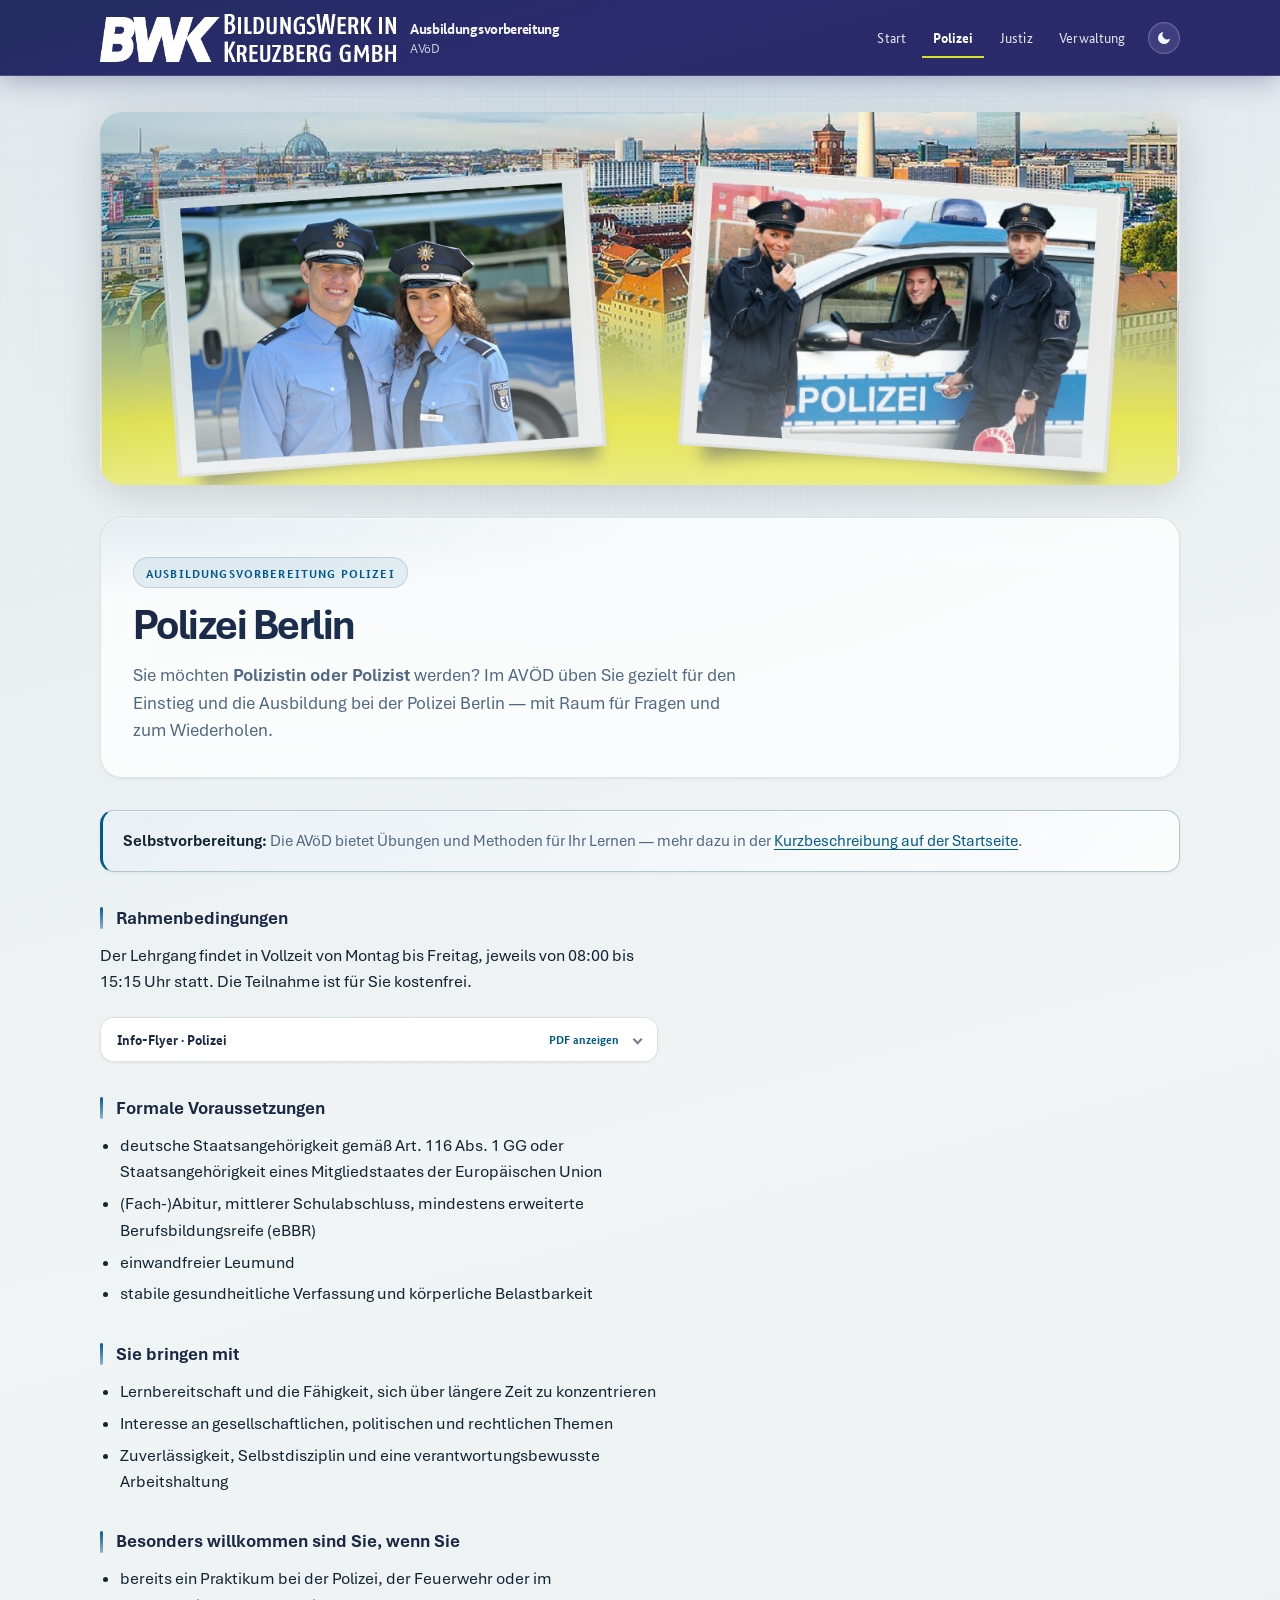
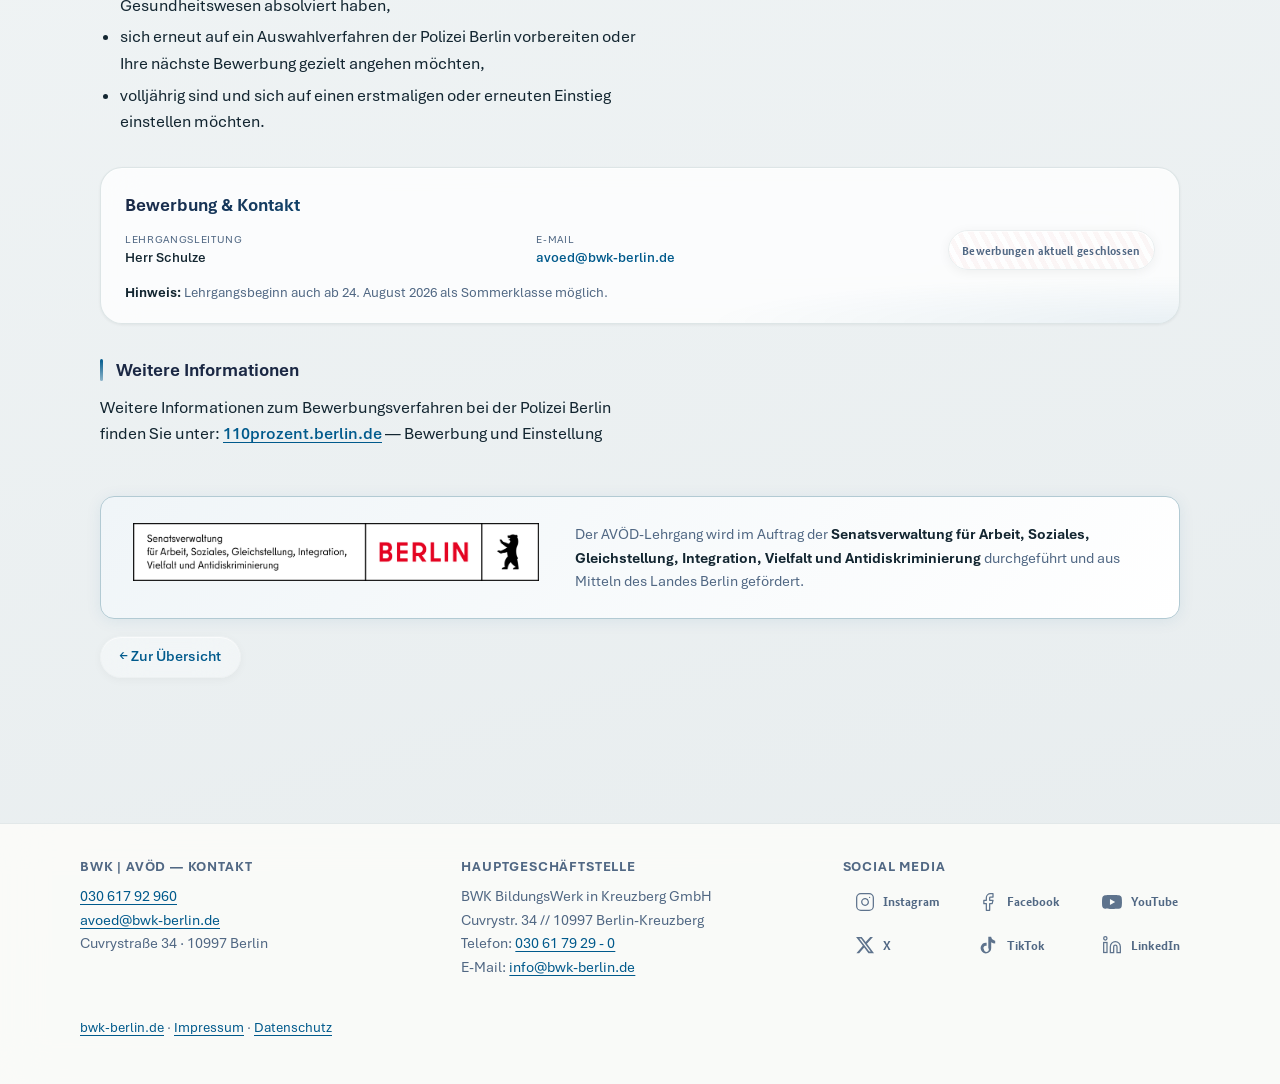
<file: polizei.html>
<!DOCTYPE html>
<html lang="de">
<head>
  <meta charset="utf-8">
  <meta name="viewport" content="width=device-width, initial-scale=1, viewport-fit=cover, interactive-widget=resizes-content">
  <meta name="theme-color" id="theme-color-meta" content="#005a8c" data-color-light="#005a8c" data-color-dark="#0a1524">
  <script>
    (function () {
      try {
        var k = "bwk-color-scheme";
        var s = localStorage.getItem(k);
        var t = s === "light" || s === "dark" ? s : "light";
        document.documentElement.setAttribute("data-theme", t);
        document.documentElement.style.colorScheme = t === "dark" ? "dark" : "light";
        var m = document.getElementById("theme-color-meta");
        if (m && m.dataset) {
          var dc = m.dataset.colorDark || "#0a1524";
          var lc = m.dataset.colorLight || m.getAttribute("content") || "#005a8c";
          m.setAttribute("content", t === "dark" ? dc : lc);
        }
      } catch (e) {}
    })();
  </script>
  <title>AVöD Polizei | BWK</title>
  <meta name="description" content="Ausbildungsvorbereitung Polizei — AVöD am BWK Berlin.">
  <link rel="stylesheet" href="assets/css/main.css?v=20260414k">
</head>
<body class="theme-polizei">
  <a class="skip-link" href="#main">Zum Inhalt springen</a>

  <header class="site-header">
    <div class="header-inner">
      <a class="brand" href="index.html">
        <span class="brand__mark" aria-hidden="true"></span>
        <span class="brand-text">
          <span class="brand-text__line">Ausbildungsvorbereitung</span>
          <span class="brand-text__line brand-text__line--sub">AVöD</span>
        </span>
      </a>
      <div class="header-actions">
        <nav class="nav-main" aria-label="Hauptnavigation">
          <a href="index.html">Start</a>
          <a href="polizei.html" aria-current="page">Polizei</a>
          <a href="justiz.html">Justiz</a>
          <a href="oeffentliche_verwaltung.html">Verwaltung</a>
        </nav>
        <button type="button" class="theme-toggle" id="theme-toggle" aria-label="Darstellung wechseln" aria-pressed="false" title="Dunkelmodus">
          <svg class="theme-toggle__icon theme-toggle__icon--moon" width="20" height="20" viewBox="0 0 24 24" aria-hidden="true"><path fill="currentColor" d="M21 12.79A9 9 0 1 1 11.21 3 7 7 0 0 0 21 12.79z"/></svg>
          <svg class="theme-toggle__icon theme-toggle__icon--sun" width="20" height="20" viewBox="0 0 24 24" aria-hidden="true" fill="none" stroke="currentColor" stroke-width="2" stroke-linecap="round"><circle cx="12" cy="12" r="4"/><path d="M12 2v2m0 16v2M4.93 4.93l1.41 1.41m11.32 11.32l1.41 1.41M2 12h2m16 0h2M4.93 19.07l1.41-1.41m11.32-11.32l1.41-1.41"/></svg>
        </button>
      </div>
    </div>
  </header>

  <main id="main" class="layout">
    <div class="page-hero-visual">
      <img src="img/avoed-polizei.jpg" width="1200" height="675" alt="">
    </div>
    <header class="page-intro">
      <p class="hero-eyebrow">Ausbildungsvorbereitung Polizei</p>
      <h1>Polizei Berlin</h1>
      <p class="lead">
        Sie möchten <strong>Polizistin oder Polizist</strong> werden?
        Im AVÖD üben Sie gezielt für den Einstieg und die Ausbildung bei der Polizei Berlin — mit Raum für Fragen und zum Wiederholen.
      </p>
    </header>

    <p class="philosophy-callout">
      <strong>Selbstvorbereitung:</strong> Die AVöD bietet Übungen und Methoden für Ihr Lernen — mehr dazu in der <a href="index.html#philosophie">Kurzbeschreibung auf der Startseite</a>.
    </p>

    <section class="subsection prose" aria-labelledby="rb-p">
      <h2 id="rb-p">Rahmenbedingungen</h2>
      <p>
        Der Lehrgang findet in Vollzeit von Montag bis Freitag, jeweils von 08:00 bis 15:15 Uhr statt. Die Teilnahme ist für Sie kostenfrei.
      </p>
      <details class="flyer-viewer-details" id="flyer">
        <summary class="flyer-viewer-details__summary">
          <span class="flyer-viewer-details__title">Info-Flyer · Polizei</span>
          <span class="flyer-viewer-details__meta flyer-viewer-details__meta--desktop">PDF anzeigen</span>
          <span class="flyer-viewer-details__meta flyer-viewer-details__meta--mobile">PDF öffnen</span>
        </summary>
        <div class="flyer-viewer" role="region" aria-label="Info-Flyer Polizei, eingebettete PDF-Vorschau">
          <div class="flyer-viewer__header">
            <div class="flyer-viewer__actions">
              <a
                class="flyer-viewer__link flyer-viewer__link--embed-only"
                href="assets/flyers/avoed-flyer-polizei.pdf"
                target="_blank"
                rel="noopener"
                >PDF in neuem Tab</a
              >
              <a
                class="flyer-viewer__link"
                href="assets/flyers/avoed-flyer-polizei.pdf"
                download="AVoD-Info-Flyer-Polizei.pdf"
                >Herunterladen</a
              >
            </div>
          </div>
          <div class="flyer-viewer__mobile-tab">
            <a
              class="flyer-viewer__open-tab"
              href="assets/flyers/avoed-flyer-polizei.pdf"
              target="_blank"
              rel="noopener"
              >PDF im neuen Tab öffnen</a
            >
          </div>
          <iframe
            class="flyer-viewer__frame"
            title="PDF: Info-Flyer Ausbildungsvorbereitung Polizei"
            src="assets/flyers/avoed-flyer-polizei.pdf"
            loading="lazy"
          ></iframe>
          <p class="flyer-viewer__hint flyer-viewer__hint--embed">
            Wird die Vorschau nicht angezeigt (z.&nbsp;B. auf manchen Mobilgeräten), nutzen Sie bitte „PDF in neuem Tab“ oder
            „Herunterladen“.
          </p>
          <p class="flyer-viewer__hint flyer-viewer__hint--mobile">
            Auf dem Smartphone oder Tablet öffnet sich der Flyer im neuen Tab bzw. in Ihrer PDF-App („Herunterladen“
            speichert die Datei).
          </p>
        </div>
      </details>
    </section>

    <section class="subsection prose" aria-labelledby="fv-p">
      <h2 id="fv-p">Formale Voraussetzungen</h2>
      <ul>
        <li>deutsche Staatsangehörigkeit gemäß Art. 116 Abs. 1 GG oder Staatsangehörigkeit eines Mitgliedstaates der Europäischen Union</li>
        <li>(Fach-)Abitur, mittlerer Schulabschluss, mindestens erweiterte Berufsbildungsreife (eBBR)</li>
        <li>einwandfreier Leumund</li>
        <li>stabile gesundheitliche Verfassung und körperliche Belastbarkeit</li>
      </ul>
    </section>

    <section class="subsection prose" aria-labelledby="mit-p">
      <h2 id="mit-p">Sie bringen mit</h2>
      <ul>
        <li>Lernbereitschaft und die Fähigkeit, sich über längere Zeit zu konzentrieren</li>
        <li>Interesse an gesellschaftlichen, politischen und rechtlichen Themen</li>
        <li>Zuverlässigkeit, Selbstdisziplin und eine verantwortungsbewusste Arbeitshaltung</li>
      </ul>
    </section>

    <section class="subsection prose" aria-labelledby="willkommen">
      <h2 id="willkommen">Besonders willkommen sind Sie, wenn Sie</h2>
      <ul>
        <li>bereits ein Praktikum bei der Polizei, der Feuerwehr oder im Gesundheitswesen absolviert haben,</li>
        <li>sich erneut auf ein Auswahlverfahren der Polizei Berlin vorbereiten oder Ihre nächste Bewerbung gezielt angehen möchten,</li>
        <li>volljährig sind und sich auf einen erstmaligen oder erneuten Einstieg einstellen möchten.</li>
      </ul>
    </section>

    <section class="contact-panel contact-panel--compact" aria-labelledby="kontakt-p">
      <h2 id="kontakt-p">Bewerbung &amp; Kontakt</h2>
      <div class="contact-strip" role="group" aria-label="Kontakt Ausbildungsvorbereitung AVöD">
        <div class="contact-strip__pair">
          <span class="contact-strip__label">Lehrgangsleitung</span>
          <span class="contact-strip__value">Herr Schulze</span>
        </div>
        <div class="contact-strip__pair">
          <span class="contact-strip__label">E-Mail</span>
          <a class="contact-strip__value contact-strip__link" href="mailto:avoed@bwk-berlin.de">avoed@bwk-berlin.de</a>
        </div>
        <div class="contact-strip__cta">
          <a
            class="apply-cta-btn apply-cta-btn--link"
            href="https://bwk-anmeldung.web.app/"
            rel="noopener noreferrer"
            target="_blank"
            title="Bewerbungen aktuell geschlossen — externe Infoseite des BWK"
            aria-label="Bewerbungen aktuell geschlossen. Link zur Terminseite bwk-anmeldung.web.app — wird in einem neuen Tab geöffnet.">Bewerbungen aktuell geschlossen</a>
        </div>
      </div>
      <p class="contact-hint">
        <strong>Hinweis:</strong> Lehrgangsbeginn auch ab 24. August 2026 als Sommerklasse möglich.
      </p>
    </section>

    <section class="subsection prose external-list" aria-labelledby="extern-p">
      <h2 id="extern-p">Weitere Informationen</h2>
      <p>
        Weitere Informationen zum Bewerbungsverfahren bei der Polizei Berlin finden Sie unter:
        <a href="https://110prozent.berlin.de/">110prozent.berlin.de</a> — Bewerbung und Einstellung
      </p>
    </section>

    <section class="section section--funding" aria-labelledby="fund-p">
      <div class="funding funding--rich" id="fund-p">
        <a class="funding__logo" href="https://www.berlin.de/sen/asgiva/" rel="noopener noreferrer" target="_blank">
          <img src="img/B_SEN_ASGIVA_Logo_DE_H_PW_RGB%20(1).png" width="420" height="60" alt="Logo der Senatsverwaltung für Arbeit, Soziales, Gleichstellung, Integration, Vielfalt und Antidiskriminierung" loading="lazy">
        </a>
        <div class="funding__text">
          <p style="margin:0;">
            Der AVÖD-Lehrgang wird im Auftrag der <strong>Senatsverwaltung für Arbeit, Soziales, Gleichstellung, Integration, Vielfalt und Antidiskriminierung</strong> durchgeführt und aus Mitteln des Landes Berlin gefördert.
          </p>
        </div>
      </div>
    </section>

    <p><a class="btn btn-ghost" href="index.html">← Zur Übersicht</a></p>
  </main>

  <footer class="site-footer">
    <div class="footer-inner">
      <div class="footer-block">
        <h3>BWK | AVöD — Kontakt</h3>
        <p>
          <a href="tel:+493061792960">030 617 92 960</a><br>
          <a href="mailto:avoed@bwk-berlin.de">avoed@bwk-berlin.de</a><br>
          Cuvrystraße 34 · 10997 Berlin
        </p>
      </div>
      <div class="footer-block">
        <h3>Hauptgeschäftstelle</h3>
        <address>
          BWK BildungsWerk in Kreuzberg GmbH<br>
          Cuvrystr. 34 // 10997 Berlin-Kreuzberg<br>
          Telefon: <a href="tel:+49306179290">030 61 79 29 - 0</a><br>
          E-Mail: <a href="mailto:info@bwk-berlin.de">info@bwk-berlin.de</a>
        </address>
      </div>
      <div class="footer-block footer-block--social">
        <h3>Social Media</h3>
        <ul class="social-list">
          <li>
            <a href="https://www.instagram.com/bildungswerk_kreuzberg/" rel="noopener noreferrer" target="_blank">
              <svg class="icon icon--social" viewBox="0 0 24 24" fill="none" stroke="currentColor" stroke-width="1.5" stroke-linecap="round" stroke-linejoin="round" aria-hidden="true"><rect x="2" y="2" width="20" height="20" rx="5" ry="5"/><path d="M16 11.37A4 4 0 1 1 12.63 8 4 4 0 0 1 16 11.37z"/><line x1="17.5" y1="6.5" x2="17.51" y2="6.5"/></svg>
              Instagram
            </a>
          </li>
          <li>
            <a href="https://www.facebook.com/bwkberlin/" rel="noopener noreferrer" target="_blank">
              <svg class="icon icon--social" viewBox="0 0 24 24" fill="none" stroke="currentColor" stroke-width="1.5" stroke-linecap="round" stroke-linejoin="round" aria-hidden="true"><path d="M18 2h-3a5 5 0 0 0-5 5v3H7v4h3v8h4v-8h3l1-4h-4V7a1 1 0 0 1 1-1h3z"/></svg>
              Facebook
            </a>
          </li>
          <li>
            <a href="https://www.youtube.com/channel/UCgn_WpKFCG9Pvdm_AuhsUZw" rel="noopener noreferrer" target="_blank">
              <svg class="icon icon--social" viewBox="0 0 24 24" aria-hidden="true"><path fill="currentColor" d="M23.498 6.186a3.016 3.016 0 0 0-2.122-2.136C19.505 3.545 12 3.545 12 3.545s-7.505 0-9.377.505A3.017 3.017 0 0 0 .502 6.186C0 8.07 0 12 0 12s0 3.93.502 5.814a3.016 3.016 0 0 0 2.122 2.136c1.871.505 9.376.505 9.376.505s7.505 0 9.377-.505a3.015 3.015 0 0 0 2.122-2.136C24 15.93 24 12 24 12s0-3.93-.502-5.814zM9.545 15.568V8.432L15.818 12l-6.273 3.568z"/></svg>
              YouTube
            </a>
          </li>
          <li>
            <a href="https://twitter.com/BWK_Kreuzberg" rel="noopener noreferrer" target="_blank" aria-label="X (Twitter)">
              <svg class="icon icon--social" viewBox="0 0 24 24" aria-hidden="true"><path fill="currentColor" d="M18.244 2.25h3.308l-7.227 8.26 8.502 11.24H16.17l-5.214-6.817L4.99 21.75H1.68l7.73-8.835L1.254 2.25H8.08l4.713 6.231zm-1.161 17.52h1.833L7.084 4.126H5.117z"/></svg>
              X
            </a>
          </li>
          <li>
            <a href="https://www.tiktok.com/@bildungswerkkreuzberg" rel="noopener noreferrer" target="_blank">
              <svg class="icon icon--social" viewBox="0 0 24 24" aria-hidden="true"><path fill="currentColor" d="M19.59 6.69a4.83 4.83 0 0 1-3.77-4.25V2h-3.45v13.67a2.89 2.89 0 1 1-5.2 1.74 2.89 2.89 0 0 1 2.31-4.64 2.93 2.93 0 0 1 .88.13V9.4a6.84 6.84 0 0 0-1-.05A6.33 6.33 0 0 0 5 20.1a6.34 6.34 0 0 0 10.86-4.43v-7a8.16 8.16 0 0 0 4.77 1.52v-3.4a4.85 4.85 0 0 1-1-.1z"/></svg>
              TikTok
            </a>
          </li>
          <li>
            <a href="https://www.linkedin.com/company/bwk-bildungswerk-in-kreuzberg-gmbh" rel="noopener noreferrer" target="_blank">
              <svg class="icon icon--social" viewBox="0 0 24 24" fill="none" stroke="currentColor" stroke-width="1.5" aria-hidden="true"><path d="M16 8a6 6 0 0 1 6 6v7h-4v-7a2 2 0 0 0-2-2 2 2 0 0 0-2 2v7h-4v-7a6 6 0 0 1 6-6z"/><rect x="2" y="9" width="4" height="12"/><circle cx="4" cy="4" r="2"/></svg>
              LinkedIn
            </a>
          </li>
        </ul>
      </div>
      <p class="footer-note">
        <a href="https://bwk-berlin.de/">bwk-berlin.de</a>
        ·
        <a href="impressum.html">Impressum</a>
        ·
        <a href="https://bwk-berlin.de/datenschutz.html">Datenschutz</a>
      </p>
    </div>
  </footer>
  <script src="assets/js/main.js" defer></script>
</body>
</html>
</file>
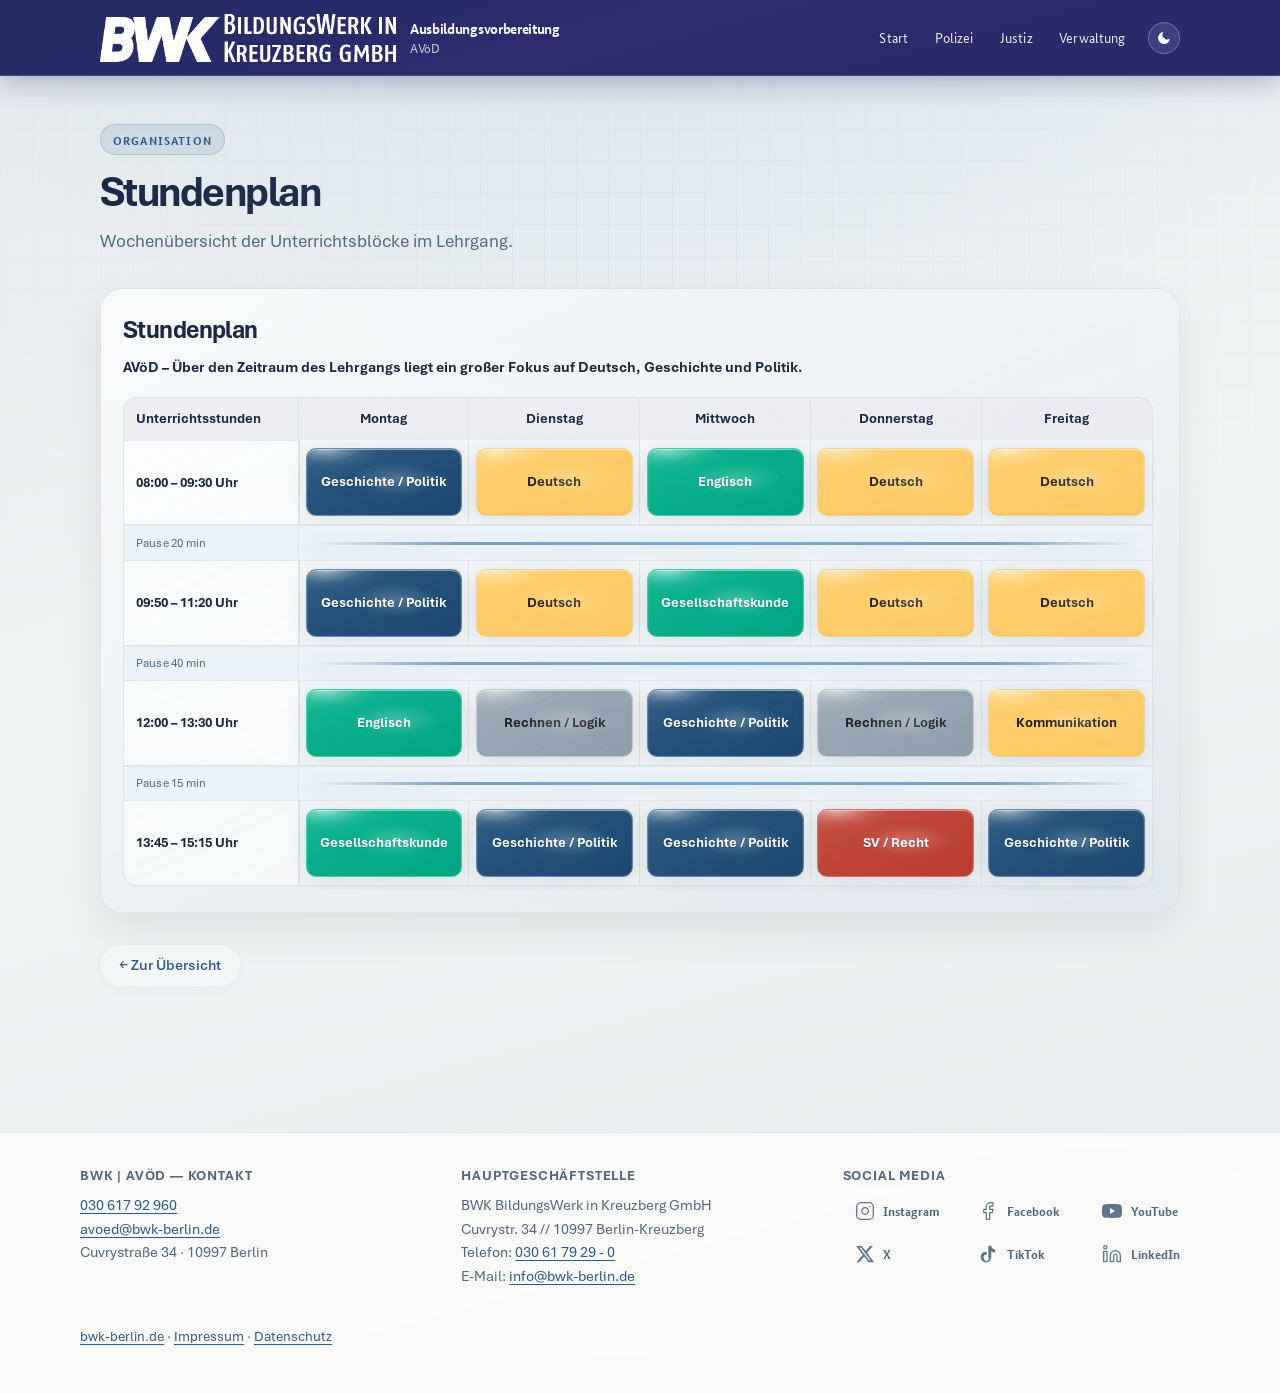
<file: stundenplan.html>
<!DOCTYPE html>
<html lang="de">
<head>
  <meta charset="utf-8">
  <meta name="viewport" content="width=device-width, initial-scale=1, viewport-fit=cover, interactive-widget=resizes-content">
  <meta name="theme-color" id="theme-color-meta" content="#2b2b6d" data-color-light="#2b2b6d" data-color-dark="#0a1524">
  <script>
    (function () {
      try {
        if (/[?&]embed=1(?:&|$)/.test(location.search) || location.hash === "#embed") {
          document.documentElement.classList.add("stundenplan-embed");
        }
      } catch (e) {}
    })();
    (function () {
      try {
        var k = "bwk-color-scheme";
        var s = localStorage.getItem(k);
        var t = s === "light" || s === "dark" ? s : "light";
        document.documentElement.setAttribute("data-theme", t);
        document.documentElement.style.colorScheme = t === "dark" ? "dark" : "light";
        var m = document.getElementById("theme-color-meta");
        if (m && m.dataset) {
          var dc = m.dataset.colorDark || "#0a1524";
          var lc = m.dataset.colorLight || m.getAttribute("content") || "#2b2b6d";
          m.setAttribute("content", t === "dark" ? dc : lc);
        }
      } catch (e) {}
    })();
  </script>
  <title>Stundenplan | AVöD | BWK</title>
  <meta name="description" content="Wochenstundenplan der AVöD — Übersicht der Unterrichtsblöcke.">
  <!-- Einbetten ohne Kopf-/Fußzeile: gleiche Datei mit ?embed=1 oder #embed -->
  <link rel="stylesheet" href="assets/css/main.css?v=20260414k">
  <link rel="stylesheet" href="assets/css/stundenplan.css?v=20260414k">
</head>
<body class="page-home">
  <a class="skip-link" href="#main">Zum Inhalt springen</a>

  <header class="site-header">
    <div class="header-inner">
      <a class="brand" href="index.html">
        <span class="brand__mark" aria-hidden="true"></span>
        <span class="brand-text">
          <span class="brand-text__line">Ausbildungsvorbereitung</span>
          <span class="brand-text__line brand-text__line--sub">AVöD</span>
        </span>
      </a>
      <div class="header-actions">
        <nav class="nav-main" aria-label="Hauptnavigation">
          <a href="index.html">Start</a>
          <a href="polizei.html">Polizei</a>
          <a href="justiz.html">Justiz</a>
          <a href="oeffentliche_verwaltung.html">Verwaltung</a>
        </nav>
        <button type="button" class="theme-toggle" id="theme-toggle" aria-label="Darstellung wechseln" aria-pressed="false" title="Dunkelmodus">
          <svg class="theme-toggle__icon theme-toggle__icon--moon" width="20" height="20" viewBox="0 0 24 24" aria-hidden="true"><path fill="currentColor" d="M21 12.79A9 9 0 1 1 11.21 3 7 7 0 0 0 21 12.79z"/></svg>
          <svg class="theme-toggle__icon theme-toggle__icon--sun" width="20" height="20" viewBox="0 0 24 24" aria-hidden="true" fill="none" stroke="currentColor" stroke-width="2" stroke-linecap="round"><circle cx="12" cy="12" r="4"/><path d="M12 2v2m0 16v2M4.93 4.93l1.41 1.41m11.32 11.32l1.41 1.41M2 12h2m16 0h2M4.93 19.07l1.41-1.41m11.32-11.32l1.41-1.41"/></svg>
        </button>
      </div>
    </div>
  </header>

  <main id="main" class="layout">
    <header class="page-intro">
      <p class="hero-eyebrow">Organisation</p>
      <h1>Stundenplan</h1>
      <p class="lead">
        Wochenübersicht der Unterrichtsblöcke im Lehrgang.
      </p>
    </header>

    <article class="stundenplan-widget" id="stundenplan" aria-labelledby="stundenplan-heading">
      <div class="stundenplan-widget__header">
        <h2 id="stundenplan-heading" class="stundenplan-widget__title">Stundenplan</h2>
        <p class="stundenplan-widget__meta"><strong>AVöD – Über den Zeitraum des Lehrgangs liegt ein großer Fokus auf Deutsch, Geschichte und Politik.</strong></p>
      </div>

      <div class="stundenplan-scroll">
        <table class="stundenplan-table" role="grid" aria-label="Wochenstundenplan">
          <colgroup>
            <col class="stundenplan-col-time">
            <col class="stundenplan-col-day" span="5">
          </colgroup>
          <thead>
            <tr>
              <th scope="col">Unterrichtsstunden</th>
              <th scope="col">Montag</th>
              <th scope="col">Dienstag</th>
              <th scope="col">Mittwoch</th>
              <th scope="col">Donnerstag</th>
              <th scope="col">Freitag</th>
            </tr>
          </thead>
          <tbody>
            <tr>
              <th scope="row">
                <span class="stundenplan-table__time">08:00 – 09:30 Uhr</span>
              </th>
              <td>
                <div class="stundenplan-subj stundenplan-subj--geschichte">Geschichte / Politik</div>
              </td>
              <td>
                <div class="stundenplan-subj stundenplan-subj--deutsch">Deutsch</div>
              </td>
              <td>
                <div class="stundenplan-subj stundenplan-subj--englisch">Englisch</div>
              </td>
              <td>
                <div class="stundenplan-subj stundenplan-subj--deutsch">Deutsch</div>
              </td>
              <td>
                <div class="stundenplan-subj stundenplan-subj--deutsch">Deutsch</div>
              </td>
            </tr>
            <tr class="stundenplan-table__pause-rule">
              <th scope="row" class="stundenplan-table__pause-gap-label">Pause 20 min</th>
              <td class="stundenplan-table__pause-gap-line" colspan="5">
                <span class="stundenplan-table__pause-line"></span>
              </td>
            </tr>
            <tr>
              <th scope="row">
                <span class="stundenplan-table__time">09:50 – 11:20 Uhr</span>
              </th>
              <td>
                <div class="stundenplan-subj stundenplan-subj--geschichte">Geschichte / Politik</div>
              </td>
              <td>
                <div class="stundenplan-subj stundenplan-subj--deutsch">Deutsch</div>
              </td>
              <td>
                <div class="stundenplan-subj stundenplan-subj--gesellschaft">Gesellschaftskunde</div>
              </td>
              <td>
                <div class="stundenplan-subj stundenplan-subj--deutsch">Deutsch</div>
              </td>
              <td>
                <div class="stundenplan-subj stundenplan-subj--deutsch">Deutsch</div>
              </td>
            </tr>
            <tr class="stundenplan-table__pause-rule">
              <th scope="row" class="stundenplan-table__pause-gap-label">Pause 40 min</th>
              <td class="stundenplan-table__pause-gap-line" colspan="5">
                <span class="stundenplan-table__pause-line"></span>
              </td>
            </tr>
            <tr>
              <th scope="row">
                <span class="stundenplan-table__time">12:00 – 13:30 Uhr</span>
              </th>
              <td>
                <div class="stundenplan-subj stundenplan-subj--englisch">Englisch</div>
              </td>
              <td>
                <div class="stundenplan-subj stundenplan-subj--rechnen">Rechnen / Logik</div>
              </td>
              <td>
                <div class="stundenplan-subj stundenplan-subj--geschichte">Geschichte / Politik</div>
              </td>
              <td>
                <div class="stundenplan-subj stundenplan-subj--rechnen">Rechnen / Logik</div>
              </td>
              <td>
                <div class="stundenplan-subj stundenplan-subj--deutsch">Kommunikation</div>
              </td>
            </tr>
            <tr class="stundenplan-table__pause-rule">
              <th scope="row" class="stundenplan-table__pause-gap-label">Pause 15 min</th>
              <td class="stundenplan-table__pause-gap-line" colspan="5">
                <span class="stundenplan-table__pause-line"></span>
              </td>
            </tr>
            <tr>
              <th scope="row">
                <span class="stundenplan-table__time">13:45 – 15:15 Uhr</span>
              </th>
              <td>
                <div class="stundenplan-subj stundenplan-subj--gesellschaft">Gesellschaftskunde</div>
              </td>
              <td>
                <div class="stundenplan-subj stundenplan-subj--geschichte">Geschichte / Politik</div>
              </td>
              <td>
                <div class="stundenplan-subj stundenplan-subj--geschichte">Geschichte / Politik</div>
              </td>
              <td>
                <div class="stundenplan-subj stundenplan-subj--sv">SV / Recht</div>
              </td>
              <td>
                <div class="stundenplan-subj stundenplan-subj--geschichte">Geschichte / Politik</div>
              </td>
            </tr>
          </tbody>
        </table>
      </div>
    </article>

    <p style="margin-top: 2rem;"><a class="btn btn-ghost" href="index.html">← Zur Übersicht</a></p>
  </main>

  <footer class="site-footer">
    <div class="footer-inner">
      <div class="footer-block">
        <h3>BWK | AVöD — Kontakt</h3>
        <p>
          <a href="tel:+493061792960">030 617 92 960</a><br>
          <a href="mailto:avoed@bwk-berlin.de">avoed@bwk-berlin.de</a><br>
          Cuvrystraße 34 · 10997 Berlin
        </p>
      </div>
      <div class="footer-block">
        <h3>Hauptgeschäftstelle</h3>
        <address>
          BWK BildungsWerk in Kreuzberg GmbH<br>
          Cuvrystr. 34 // 10997 Berlin-Kreuzberg<br>
          Telefon: <a href="tel:+49306179290">030 61 79 29 - 0</a><br>
          E-Mail: <a href="mailto:info@bwk-berlin.de">info@bwk-berlin.de</a>
        </address>
      </div>
      <div class="footer-block footer-block--social">
        <h3>Social Media</h3>
        <ul class="social-list">
          <li>
            <a href="https://www.instagram.com/bildungswerk_kreuzberg/" rel="noopener noreferrer" target="_blank">
              <svg class="icon icon--social" viewBox="0 0 24 24" fill="none" stroke="currentColor" stroke-width="1.5" stroke-linecap="round" stroke-linejoin="round" aria-hidden="true"><rect x="2" y="2" width="20" height="20" rx="5" ry="5"/><path d="M16 11.37A4 4 0 1 1 12.63 8 4 4 0 0 1 16 11.37z"/><line x1="17.5" y1="6.5" x2="17.51" y2="6.5"/></svg>
              Instagram
            </a>
          </li>
          <li>
            <a href="https://www.facebook.com/bwkberlin/" rel="noopener noreferrer" target="_blank">
              <svg class="icon icon--social" viewBox="0 0 24 24" fill="none" stroke="currentColor" stroke-width="1.5" stroke-linecap="round" stroke-linejoin="round" aria-hidden="true"><path d="M18 2h-3a5 5 0 0 0-5 5v3H7v4h3v8h4v-8h3l1-4h-4V7a1 1 0 0 1 1-1h3z"/></svg>
              Facebook
            </a>
          </li>
          <li>
            <a href="https://www.youtube.com/channel/UCgn_WpKFCG9Pvdm_AuhsUZw" rel="noopener noreferrer" target="_blank">
              <svg class="icon icon--social" viewBox="0 0 24 24" aria-hidden="true"><path fill="currentColor" d="M23.498 6.186a3.016 3.016 0 0 0-2.122-2.136C19.505 3.545 12 3.545 12 3.545s-7.505 0-9.377.505A3.017 3.017 0 0 0 .502 6.186C0 8.07 0 12 0 12s0 3.93.502 5.814a3.016 3.016 0 0 0 2.122 2.136c1.871.505 9.376.505 9.376.505s7.505 0 9.377-.505a3.015 3.015 0 0 0 2.122-2.136C24 15.93 24 12 24 12s0-3.93-.502-5.814zM9.545 15.568V8.432L15.818 12l-6.273 3.568z"/></svg>
              YouTube
            </a>
          </li>
          <li>
            <a href="https://twitter.com/BWK_Kreuzberg" rel="noopener noreferrer" target="_blank" aria-label="X (Twitter)">
              <svg class="icon icon--social" viewBox="0 0 24 24" aria-hidden="true"><path fill="currentColor" d="M18.244 2.25h3.308l-7.227 8.26 8.502 11.24H16.17l-5.214-6.817L4.99 21.75H1.68l7.73-8.835L1.254 2.25H8.08l4.713 6.231zm-1.161 17.52h1.833L7.084 4.126H5.117z"/></svg>
              X
            </a>
          </li>
          <li>
            <a href="https://www.tiktok.com/@bildungswerkkreuzberg" rel="noopener noreferrer" target="_blank">
              <svg class="icon icon--social" viewBox="0 0 24 24" aria-hidden="true"><path fill="currentColor" d="M19.59 6.69a4.83 4.83 0 0 1-3.77-4.25V2h-3.45v13.67a2.89 2.89 0 1 1-5.2 1.74 2.89 2.89 0 0 1 2.31-4.64 2.93 2.93 0 0 1 .88.13V9.4a6.84 6.84 0 0 0-1-.05A6.33 6.33 0 0 0 5 20.1a6.34 6.34 0 0 0 10.86-4.43v-7a8.16 8.16 0 0 0 4.77 1.52v-3.4a4.85 4.85 0 0 1-1-.1z"/></svg>
              TikTok
            </a>
          </li>
          <li>
            <a href="https://www.linkedin.com/company/bwk-bildungswerk-in-kreuzberg-gmbh" rel="noopener noreferrer" target="_blank">
              <svg class="icon icon--social" viewBox="0 0 24 24" fill="none" stroke="currentColor" stroke-width="1.5" aria-hidden="true"><path d="M16 8a6 6 0 0 1 6 6v7h-4v-7a2 2 0 0 0-2-2 2 2 0 0 0-2 2v7h-4v-7a6 6 0 0 1 6-6z"/><rect x="2" y="9" width="4" height="12"/><circle cx="4" cy="4" r="2"/></svg>
              LinkedIn
            </a>
          </li>
        </ul>
      </div>
      <p class="footer-note">
        <a href="https://bwk-berlin.de/">bwk-berlin.de</a>
        ·
        <a href="impressum.html">Impressum</a>
        ·
        <a href="https://bwk-berlin.de/datenschutz.html">Datenschutz</a>
      </p>
    </div>
  </footer>
  <script src="assets/js/main.js" defer></script>
</body>
</html>
</file>
<file: assets/css/main.css>
/* AVöD Relaunch — Aptos, Medien, Verläufe */

@import url("fonts.css");

:root {
  --bg: #f0f4f5;
  --bg-elevated: #f7fafb;
  --surface: #ffffff;
  --border: #d9e2e3;
  /* Primärakzent = BWK-Stahlblau (CI), einheitlich mit Leisten — kein separates Teal */
  --accent: #2c5c8c;
  --accent-hover: #244a72;
  --accent-soft: rgba(44, 92, 140, 0.11);
  --accent-glow: rgba(44, 92, 140, 0.12);
  /* Fachbereiche — klar abgestuft zu Berlin-Verwaltung (Gold), Polizei (Blau), Justiz (Violett) */
  --stripe-verwaltung: #c6a21a;
  --stripe-polizei: #00629e;
  --stripe-justiz: #5c4d78;
  --radius: 14px;
  --radius-lg: 22px;
  --shadow: 0 1px 3px rgba(18, 17, 15, 0.06);
  --shadow-hover: 0 16px 40px rgba(18, 17, 15, 0.08);
  --font: "Aptos", system-ui, -apple-system, "Segoe UI", sans-serif;
  --font-ui: "BundesSans Web", "Aptos", system-ui, sans-serif;
  --font-display: "Aptos Display", "Aptos", system-ui, sans-serif;
  --measure: 62ch;
  --ticker-h: 2.2rem;
  /* Glas / Flächen */
  --glass-surface: color-mix(in srgb, var(--surface) 78%, transparent);
  --glass-border: color-mix(in srgb, var(--border) 88%, transparent);
  --glass-blur: blur(18px) saturate(1.2);
  /* Interaktives „Liquid Glass“ (Buttons, Pills) — ähnlich moderner System-UI */
  --glass-btn-blur: blur(22px) saturate(1.45);
  --glass-btn-blur-hover: blur(26px) saturate(1.55);
  --glass-btn-edge: color-mix(in srgb, #fff 38%, transparent);
  --glass-btn-inner: color-mix(in srgb, #fff 32%, transparent);
  /* BWK-Blau (Logo: Navy + Royal) — für Verläufe & Raster */
  --bwk-navy: #082f40;
  --bwk-royal: #0077c8;
  /* BWK Web-CI (Leisten, Akzente) — Navy + Stahl, optional Lime/Magenta sparsam */
  --bwk-ci-navy: #2b2b6d;
  --bwk-ci-steel: #3c6ca8;
  /* Körpertext: Navy-Slate statt reinem Schwarz — an BWK-Navy/Stahl angelehnt */
  --text: color-mix(in srgb, var(--bwk-navy) 44%, #1c1f26);
  --text-muted: color-mix(in srgb, var(--bwk-ci-steel) 34%, #5c6672);
  /* Überschriften: etwas kräftigeres Navy (CI + BWK-Navy), klar vom Fließtext abgesetzt */
  --text-heading: color-mix(in srgb, var(--bwk-ci-navy) 32%, var(--text));
  --bwk-ci-lime: #d4e02d;
  --bwk-ci-magenta: #d63b84;
  /* Fachbereich-Buttons Startseite: BWK Blau / Lila / Gelb */
  --bwk-track-blau: #0077c8;
  --bwk-track-blau-hover: #0088dc;
  --bwk-track-lila: #5c4d78;
  --bwk-track-lila-hover: #6e5d8c;
  --bwk-track-lila-deep: #3d3352;
  --bwk-track-gelb: #d4e02d;
  --bwk-track-gelb-hover: #e0ea42;
  --bwk-track-gelb-text: #1a1a22;
  --page-gradient:
    radial-gradient(ellipse 120% 80% at 50% -15%, color-mix(in srgb, var(--bwk-royal) 11%, transparent) 0%, transparent 55%),
    linear-gradient(165deg, color-mix(in srgb, var(--bwk-navy) 5%, var(--bg)) 0%, var(--bg) 44%, color-mix(in srgb, var(--bwk-navy) 4%, var(--bg)) 100%);
  --grid-line: rgba(38, 58, 88, 0.032);
  /* Nav-Pills: dezenter Reflex (weniger „Spielzeug-Glanz“) */
  --nav-pill-reflex: linear-gradient(
    138deg,
    color-mix(in srgb, #fff 42%, transparent) 0%,
    color-mix(in srgb, #fff 10%, transparent) 40%,
    transparent 58%
  );
  --nav-pill-body: linear-gradient(
    175deg,
    color-mix(in srgb, var(--surface) 44%, transparent) 0%,
    color-mix(in srgb, var(--surface) 24%, transparent) 100%
  );
  /* Bewerbung geschlossen: sehr dezentes rot-weißes Warnstreifenmuster */
  --apply-warn-stripes: repeating-linear-gradient(
    -118deg,
    rgba(195, 48, 48, 0.038) 0px,
    rgba(195, 48, 48, 0.038) 5px,
    rgba(255, 255, 255, 0.045) 5px,
    rgba(255, 255, 255, 0.045) 10px
  );
  /* Topbar / Newsticker / QR-Rahmen: gleicher Flächenverlauf */
  --bwk-bar-bg: linear-gradient(
    165deg,
    color-mix(in srgb, var(--bwk-navy) 26%, var(--bwk-ci-navy)) 0%,
    var(--bwk-ci-navy) 44%,
    color-mix(in srgb, var(--bwk-ci-navy) 78%, #282860) 100%
  );
}

/* Unterseiten: Akzentfarbe pro Fachbereich */
.theme-verwaltung {
  --accent: #6d5a0f;
  --accent-hover: #564807;
  --accent-soft: rgba(109, 90, 15, 0.1);
  --accent-glow: rgba(198, 162, 26, 0.12);
  --bg: #f9f6eb;
  --bg-elevated: #fcfaf3;
}

.theme-polizei {
  --accent: #005a8c;
  --accent-hover: #004670;
  --accent-soft: rgba(0, 90, 140, 0.08);
  --accent-glow: rgba(0, 98, 158, 0.11);
  --bg: #f2f7fb;
  --bg-elevated: #f7fbfd;
}

.theme-justiz {
  --accent: #4a3d66;
  --accent-hover: #3a3150;
  --accent-soft: rgba(74, 61, 102, 0.1);
  --accent-glow: rgba(92, 77, 120, 0.12);
  --bg: #f5f2f8;
  --bg-elevated: #faf8fc;
}

html[data-theme="dark"] {
  /* Etwas hellere Flächen, klarere Kanten */
  --bg: #0e1318;
  --bg-elevated: #171f2a;
  --surface: #1c2633;
  --text: #f0f4f8;
  --text-muted: #b0bec8;
  --text-heading: color-mix(in srgb, var(--bwk-royal) 22%, var(--text));
  --border: rgba(255, 255, 255, 0.12);
  /* Primär: helleres BWK-Blau (Royal/Stahl), gut lesbar auf dunklem Grund */
  --accent: #4a9dd9;
  --accent-hover: #67b0e8;
  --accent-soft: rgba(74, 157, 217, 0.2);
  --accent-glow: rgba(74, 157, 217, 0.22);
  --page-gradient:
    radial-gradient(ellipse 100% 70% at 50% 0%, color-mix(in srgb, var(--bwk-royal) 22%, transparent) 0%, transparent 50%),
    linear-gradient(170deg, color-mix(in srgb, var(--bwk-navy) 35%, #0f1419) 0%, #0f1419 45%, color-mix(in srgb, #0a1520 80%, #0f1419) 100%);
  --grid-line: rgba(255, 255, 255, 0.026);
  --glass-surface: color-mix(in srgb, var(--surface) 88%, transparent);
  --glass-border: color-mix(in srgb, var(--border) 95%, transparent);
  --glass-btn-edge: color-mix(in srgb, #fff 14%, transparent);
  --glass-btn-inner: color-mix(in srgb, #fff 10%, transparent);
  --bwk-bar-bg: linear-gradient(
    165deg,
    color-mix(in srgb, #fff 4%, #1c1c48) 0%,
    #15153a 46%,
    color-mix(in srgb, #050508 35%, #15153a) 100%
  );
  --apply-warn-stripes: repeating-linear-gradient(
    -118deg,
    rgba(230, 95, 95, 0.048) 0px,
    rgba(230, 95, 95, 0.048) 5px,
    rgba(255, 255, 255, 0.032) 5px,
    rgba(255, 255, 255, 0.032) 10px
  );
}

html[data-theme="dark"] .theme-verwaltung {
  --bg: #141210;
  --bg-elevated: #1c1a0f;
  --accent: #d4b84a;
  --accent-hover: #e0c86a;
  --accent-soft: rgba(212, 184, 74, 0.12);
}

html[data-theme="dark"] .theme-polizei {
  --bg: #0e1418;
  --bg-elevated: #141c24;
  --accent: #4da3d9;
  --accent-hover: #6bb5e8;
  --accent-soft: rgba(77, 163, 217, 0.12);
}

html[data-theme="dark"] .theme-justiz {
  --bg: #121018;
  --bg-elevated: #1a1620;
  --accent: #a894c8;
  --accent-hover: #c0b0d8;
  --accent-soft: rgba(168, 148, 200, 0.12);
}

*,
*::before,
*::after {
  box-sizing: border-box;
}

html {
  scroll-behavior: smooth;
  color-scheme: light;
  /* Kein willkürliches Aufzoomen von Fließtext auf iOS bei Landscape */
  -webkit-text-size-adjust: 100%;
  text-size-adjust: 100%;
}

html[data-theme="dark"] {
  color-scheme: dark;
}

/* Anker: Zielbereiche nicht unter der festen Kopfzeile verstecken */
#main,
#philosophie,
#tagesablauf,
#tracks-heading,
#contact-heading {
  scroll-margin-top: 5.75rem;
}

@media (max-width: 719px) {
  /* Höhere Kopfzeile bei umgebrochener Navigation */
  #main,
  #philosophie,
  #tagesablauf,
  #tracks-heading,
  #contact-heading {
    scroll-margin-top: 7.25rem;
  }
}

@supports (text-wrap: balance) {
  h1,
  .section > h2[id],
  #tracks-heading,
  #tagesablauf-heading {
    text-wrap: balance;
  }
}

@media (prefers-reduced-motion: reduce) {
  html {
    scroll-behavior: auto;
  }

  .track-card {
    transition: none;
  }

  .track-card:hover {
    transform: none;
  }

  .news-ticker__track {
    animation: none !important;
  }

  body::before {
    mask-image: none;
    -webkit-mask-image: none;
    opacity: 0.22;
  }
}

body {
  position: relative;
  z-index: 0;
  isolation: isolate;
  margin: 0;
  font-family: var(--font);
  font-size: clamp(1rem, 0.4vw + 0.95rem, 1.0625rem);
  line-height: 1.55;
  color: var(--text);
  background-color: var(--bg);
  background-image: var(--page-gradient);
  -webkit-font-smoothing: antialiased;
  -webkit-tap-highlight-color: color-mix(in srgb, var(--accent) 18%, transparent);
  overflow-x: clip;
}

/* Leichtes Rastermuster, zu den Rändern hin ausblendend */
body::before {
  content: "";
  position: fixed;
  inset: 0;
  z-index: -1;
  pointer-events: none;
  background-image:
    linear-gradient(to right, var(--grid-line) 1px, transparent 1px),
    linear-gradient(to bottom, var(--grid-line) 1px, transparent 1px);
  background-size: 32px 32px;
  mask-image: radial-gradient(ellipse 95% 75% at 50% 30%, #000 0%, rgba(0, 0, 0, 0.22) 52%, transparent 74%);
  -webkit-mask-image: radial-gradient(ellipse 95% 75% at 50% 30%, #000 0%, rgba(0, 0, 0, 0.22) 52%, transparent 74%);
}

.nav-main a,
.btn,
.news-ticker__badge,
.hero-eyebrow,
.contact-item dt,
.contact-qr-card__head {
  font-family: var(--font-ui);
}

/* Inline-SVG-Icons (Farbe über currentColor) */
.icon {
  display: inline-block;
  flex-shrink: 0;
  vertical-align: middle;
  color: inherit;
}

.link-arrow {
  display: inline-flex;
  align-items: center;
  gap: 0.4rem;
}

.link-arrow .icon--arrow {
  margin-top: 1px;
  opacity: 0.85;
}

img {
  max-width: 100%;
  height: auto;
  display: block;
}

a {
  color: var(--accent);
  text-decoration-thickness: 1px;
  text-underline-offset: 3px;
}

a:hover {
  color: var(--accent-hover);
}

:focus-visible {
  outline: 2px solid var(--accent);
  outline-offset: 3px;
}

.skip-link {
  position: absolute;
  left: -9999px;
  z-index: 999;
  padding: 0.75rem 1rem;
  background: var(--surface);
  color: var(--accent);
  font-weight: 600;
}

.skip-link:focus {
  left: max(1rem, env(safe-area-inset-left, 0px));
  top: max(1rem, env(safe-area-inset-top, 0px));
}

.site-header {
  position: sticky;
  top: 0;
  z-index: 50;
  background: var(--bwk-bar-bg);
  border-bottom: 1px solid color-mix(in srgb, #fff 14%, var(--bwk-ci-navy));
  box-shadow: 0 4px 28px rgba(43, 43, 109, 0.35);
  backdrop-filter: none;
  -webkit-backdrop-filter: none;
}

html[data-theme="dark"] .site-header {
  border-bottom-color: rgba(255, 255, 255, 0.1);
  box-shadow: 0 4px 32px rgba(0, 0, 0, 0.45);
}

html[data-theme="dark"] .site-footer {
  background: rgba(18, 24, 32, 0.94);
  border-top-color: rgba(255, 255, 255, 0.08);
}

@supports not ((backdrop-filter: blur(1px)) or (-webkit-backdrop-filter: blur(1px))) {
  .site-header {
    backdrop-filter: none;
    -webkit-backdrop-filter: none;
  }
}

.header-inner {
  position: relative;
  z-index: 1;
  max-width: 1120px;
  margin: 0 auto;
  padding-top: max(0.85rem, env(safe-area-inset-top, 0px));
  padding-right: max(1.25rem, env(safe-area-inset-right, 0px));
  padding-bottom: 0.85rem;
  padding-left: max(1.25rem, env(safe-area-inset-left, 0px));
  display: flex;
  align-items: center;
  justify-content: space-between;
  gap: 1rem;
  flex-wrap: wrap;
}

.header-actions {
  display: flex;
  flex-wrap: wrap;
  align-items: center;
  justify-content: flex-end;
  gap: 0.35rem 0.75rem;
}

.brand {
  display: flex;
  align-items: center;
  gap: 0.85rem;
  text-decoration: none;
  color: inherit;
}

.brand:hover {
  color: inherit;
}

/*
  Logo: eine Maskenfläche aus der PNG (Alpha) — Hell: BWK-Verlauf, Dunkel: Weiß.
  Kein bilinearer Farbraum-Mix an Kanten wie bei filter:invert auf Raster.
*/
.brand__mark {
  display: inline-block;
  flex-shrink: 0;
  height: 48px;
  width: calc(48px * 1000 / 162);
  max-width: min(100%, 310px);
  vertical-align: middle;
  transform: translateZ(0);
  backface-visibility: hidden;
  background: linear-gradient(118deg, var(--bwk-navy) 0%, var(--bwk-royal) 100%);
  -webkit-mask-image: url("../images/bwk-logo.png");
  mask-image: url("../images/bwk-logo.png");
  -webkit-mask-size: contain;
  mask-size: contain;
  -webkit-mask-repeat: no-repeat;
  mask-repeat: no-repeat;
  -webkit-mask-position: left center;
  mask-position: left center;
}

/* CI-Leiste: Logo wie auf bwk.de — hell auf Navy */
.site-header .brand__mark {
  background: #fff;
}

html[data-theme="dark"] .brand__mark {
  background: #fff;
}

.theme-toggle {
  box-sizing: border-box;
  display: inline-flex;
  align-items: center;
  justify-content: center;
  width: 32px;
  height: 32px;
  padding: 0;
  line-height: 1;
  border: 1px solid color-mix(in srgb, #fff 52%, var(--border));
  border-radius: 999px;
  background: color-mix(in srgb, var(--surface) 38%, transparent);
  backdrop-filter: blur(20px) saturate(1.38);
  -webkit-backdrop-filter: blur(20px) saturate(1.38);
  color: var(--text);
  cursor: pointer;
  touch-action: manipulation;
  box-shadow:
    0 1px 0 color-mix(in srgb, #fff 50%, transparent) inset,
    0 2px 8px rgba(0, 0, 0, 0.05);
  transition:
    background 0.2s ease,
    border-color 0.2s ease,
    color 0.2s ease,
    box-shadow 0.2s ease;
}

.theme-toggle svg {
  width: 16px;
  height: 16px;
}

.theme-toggle:hover {
  background: color-mix(in srgb, var(--accent-soft) 85%, transparent);
  color: var(--accent);
  border-color: color-mix(in srgb, var(--accent) 32%, var(--border));
  box-shadow:
    0 1px 0 color-mix(in srgb, #fff 45%, transparent) inset,
    0 4px 14px color-mix(in srgb, var(--accent) 14%, transparent);
}

html[data-theme="dark"] .theme-toggle {
  border-color: color-mix(in srgb, #fff 12%, var(--border));
  background: color-mix(in srgb, var(--surface) 42%, transparent);
  box-shadow:
    0 1px 0 color-mix(in srgb, #fff 8%, transparent) inset,
    0 4px 16px rgba(0, 0, 0, 0.3);
}

html[data-theme="dark"] .theme-toggle:hover {
  border-color: color-mix(in srgb, var(--accent) 35%, var(--border));
  background: color-mix(in srgb, var(--accent-soft) 90%, transparent);
  box-shadow:
    0 1px 0 color-mix(in srgb, #fff 10%, transparent) inset,
    0 4px 18px color-mix(in srgb, var(--accent) 18%, transparent);
}

.theme-toggle:focus-visible {
  outline: 2px solid var(--accent);
  outline-offset: 3px;
}

.theme-toggle__icon {
  display: block;
}

.theme-toggle__icon--sun {
  display: none;
}

html[data-theme="dark"] .theme-toggle__icon--moon {
  display: none;
}

html[data-theme="dark"] .theme-toggle__icon--sun {
  display: block;
}

.brand-text {
  display: flex;
  flex-direction: column;
  line-height: 1.25;
  gap: 0.1rem;
}

.brand-text__line {
  font-family: var(--font-ui);
  font-size: 0.95rem;
  font-weight: 600;
  letter-spacing: -0.02em;
  color: var(--text);
}

.brand-text__line--sub {
  font-size: 0.8rem;
  font-weight: 500;
  color: var(--text-muted);
}

.site-header .brand-text__line {
  color: #f6f7fb;
}

.site-header .brand-text__line--sub {
  color: rgba(246, 247, 251, 0.78);
}

.nav-main {
  display: flex;
  flex-wrap: wrap;
  align-items: center;
  gap: 0.15rem 0.35rem;
}

/* Navigation: keine Pills — nur Text; aktiver Reiter = Unterstreichung */
.nav-main a {
  box-sizing: border-box;
  display: inline-flex;
  align-items: center;
  justify-content: center;
  text-decoration: none;
  font-weight: 500;
  font-size: 0.9rem;
  line-height: 1;
  letter-spacing: 0.01em;
  min-height: 2.5rem;
  padding: 0.35rem 0.65rem;
  border-radius: 0;
  color: var(--text);
  touch-action: manipulation;
  border: none;
  background: transparent;
  box-shadow: none;
  backdrop-filter: none;
  -webkit-backdrop-filter: none;
  transition: color 0.2s ease, box-shadow 0.2s ease;
}

.nav-main a:hover {
  color: var(--accent);
  background: transparent;
  box-shadow: none;
}

.nav-main a[aria-current="page"] {
  font-weight: 700;
  color: var(--accent);
  box-shadow: inset 0 -2px 0 0 var(--accent);
}

html[data-theme="dark"] .nav-main a {
  color: rgba(255, 255, 255, 0.88);
  background: transparent;
  box-shadow: none;
}

html[data-theme="dark"] .nav-main a:hover {
  color: #fff;
}

html[data-theme="dark"] .nav-main a[aria-current="page"] {
  color: #fff;
  box-shadow: inset 0 -2px 0 0 var(--accent);
}

/* CI-Leiste: Text-Links auf Navy — aktiv = Neongelb-Strich (CI) */
.site-header .nav-main a {
  color: rgba(255, 255, 255, 0.88);
}

.site-header .nav-main a:hover {
  color: #fff;
}

.site-header .nav-main a[aria-current="page"] {
  color: #fff;
  font-weight: 700;
  box-shadow: inset 0 -2px 0 0 var(--bwk-ci-lime);
}

.site-header .nav-main a:focus-visible {
  outline: 2px solid rgba(255, 255, 255, 0.75);
  outline-offset: 3px;
  border-radius: 2px;
}

html[data-theme="dark"] .site-header .nav-main a[aria-current="page"] {
  box-shadow: inset 0 -2px 0 0 var(--bwk-ci-lime);
}

.site-header .theme-toggle {
  color: #f6f7fb;
  border: 1px solid rgba(255, 255, 255, 0.22);
  background: rgba(255, 255, 255, 0.1);
  box-shadow: inset 0 1px 0 rgba(255, 255, 255, 0.08);
}

.site-header .theme-toggle:hover {
  color: #fff;
  border-color: rgba(255, 255, 255, 0.34);
  background: rgba(255, 255, 255, 0.16);
}

html[data-theme="dark"] .site-header .theme-toggle {
  border-color: rgba(255, 255, 255, 0.2);
  background: rgba(255, 255, 255, 0.08);
}

html[data-theme="dark"] .site-header .theme-toggle:hover {
  border-color: rgba(255, 255, 255, 0.32);
  background: rgba(255, 255, 255, 0.12);
}

.site-header .theme-toggle:focus-visible {
  outline: 2px solid rgba(255, 255, 255, 0.75);
  outline-offset: 2px;
}

/* Bewerbung / Bewerbertag: Desktop in QR-Karte; Mobil nur auf der Startseite (.apply-cta-mobile) */
.apply-cta-btn {
  box-sizing: border-box;
  font-family: var(--font-ui);
  font-weight: 600;
  font-size: 0.78rem;
  line-height: 1;
  padding: 0 0.9rem;
  margin: 0;
  min-height: 2.5rem;
  border-radius: 999px;
  border: 1px solid color-mix(in srgb, #fff 42%, var(--border));
  background: linear-gradient(
    165deg,
    color-mix(in srgb, var(--surface) 45%, transparent) 0%,
    color-mix(in srgb, var(--surface) 28%, transparent) 100%
  );
  backdrop-filter: blur(22px) saturate(1.35);
  -webkit-backdrop-filter: blur(22px) saturate(1.35);
  color: var(--text-muted);
  cursor: not-allowed;
  white-space: normal;
  max-width: 100%;
  text-align: center;
  touch-action: manipulation;
  box-shadow:
    0 1px 0 color-mix(in srgb, #fff 55%, transparent) inset,
    0 2px 10px rgba(0, 0, 0, 0.05);
  display: inline-flex;
  align-items: center;
  justify-content: center;
}

.apply-cta-btn:disabled {
  opacity: 1;
}

/* Klickbarer Bewerbertag-Link: optisch zentriert, Glas + Reflex wie Nav-Pills */
a.apply-cta-btn.apply-cta-btn--link {
  text-decoration: none;
  cursor: pointer;
  line-height: 1;
  letter-spacing: 0.02em;
  min-height: 2.8rem;
  padding: 0 1.15rem;
  color: var(--text-muted);
  background:
    var(--apply-warn-stripes),
    var(--nav-pill-reflex),
    var(--nav-pill-body);
  backdrop-filter: blur(22px) saturate(1.42);
  -webkit-backdrop-filter: blur(22px) saturate(1.42);
  box-shadow:
    0 1px 0 color-mix(in srgb, #fff 60%, transparent) inset,
    0 1px 0 color-mix(in srgb, #fff 18%, transparent) inset,
    0 2px 12px rgba(0, 0, 0, 0.055);
  transition:
    color 0.2s ease,
    border-color 0.2s ease,
    box-shadow 0.2s ease,
    background 0.2s ease;
}

a.apply-cta-btn.apply-cta-btn--link:hover {
  color: var(--accent);
  border-color: color-mix(in srgb, var(--accent) 32%, var(--border));
  background:
    var(--apply-warn-stripes),
    var(--nav-pill-reflex),
    linear-gradient(
      175deg,
      color-mix(in srgb, var(--accent-soft) 72%, transparent) 0%,
      color-mix(in srgb, var(--accent-soft) 52%, transparent) 100%
    );
  box-shadow:
    0 1px 0 color-mix(in srgb, #fff 52%, transparent) inset,
    0 1px 0 color-mix(in srgb, #fff 10%, transparent) inset,
    0 4px 14px color-mix(in srgb, var(--accent) 12%, transparent);
}

.apply-cta-btn:focus-visible {
  outline: 2px solid var(--accent);
  outline-offset: 2px;
}

html[data-theme="dark"] .apply-cta-btn {
  border-color: color-mix(in srgb, #fff 12%, var(--border));
  background: linear-gradient(
    165deg,
    color-mix(in srgb, var(--surface) 38%, transparent) 0%,
    color-mix(in srgb, var(--surface) 22%, transparent) 100%
  );
  box-shadow:
    0 1px 0 color-mix(in srgb, #fff 8%, transparent) inset,
    0 4px 16px rgba(0, 0, 0, 0.25);
  color: var(--text-muted);
}

html[data-theme="dark"] a.apply-cta-btn.apply-cta-btn--link {
  background:
    var(--apply-warn-stripes),
    linear-gradient(
      138deg,
      color-mix(in srgb, #fff 22%, transparent) 0%,
      transparent 55%
    ),
    linear-gradient(
      175deg,
      color-mix(in srgb, var(--surface) 40%, transparent) 0%,
      color-mix(in srgb, var(--surface) 22%, transparent) 100%
    );
  box-shadow:
    0 1px 0 color-mix(in srgb, #fff 9%, transparent) inset,
    0 1px 0 color-mix(in srgb, #fff 5%, transparent) inset,
    0 2px 14px rgba(0, 0, 0, 0.28);
}

html[data-theme="dark"] a.apply-cta-btn.apply-cta-btn--link:hover {
  color: var(--accent);
  background:
    var(--apply-warn-stripes),
    linear-gradient(
      138deg,
      color-mix(in srgb, #fff 28%, transparent) 0%,
      transparent 55%
    ),
    linear-gradient(
      175deg,
      color-mix(in srgb, var(--accent-soft) 72%, transparent) 0%,
      color-mix(in srgb, var(--accent-soft) 48%, transparent) 100%
    );
  box-shadow:
    0 1px 0 color-mix(in srgb, #fff 12%, transparent) inset,
    0 1px 0 color-mix(in srgb, #fff 6%, transparent) inset,
    0 4px 18px color-mix(in srgb, var(--accent) 22%, transparent);
}

.contact-qr-card__apply {
  padding: 0.65rem 0.75rem 0.5rem;
  border-bottom: 1px solid color-mix(in srgb, var(--bwk-ci-navy) 12%, var(--border));
  background: color-mix(in srgb, var(--bg-elevated) 96%, var(--surface));
}

.contact-qr-card__apply .apply-cta-btn {
  width: 100%;
  min-height: 2.75rem;
  font-size: 0.72rem;
  line-height: 1.18;
  padding: 0.35rem 0.75rem;
}

html[data-theme="dark"] .contact-qr-card__apply {
  border-bottom-color: color-mix(in srgb, var(--accent) 22%, var(--border));
  background: color-mix(in srgb, var(--accent) 10%, var(--surface));
}

.apply-cta-mobile {
  display: none;
}

@media (max-width: 899px) {
  .page-home .apply-cta-mobile {
    display: block;
    margin: 0 0 1.75rem;
  }

  .page-home .apply-cta-mobile .apply-cta-btn {
    width: 100%;
    min-height: 3rem;
    font-size: 0.72rem;
    line-height: 1.18;
    padding: 0.4rem 0.85rem;
  }
}

@media (max-width: 719px) {
  .nav-main a {
    min-height: 44px;
  }

  .btn {
    min-height: 44px;
  }

  .apply-cta-btn {
    min-height: 44px;
  }

  .theme-toggle {
    width: 44px;
    height: 44px;
    min-width: 44px;
    min-height: 44px;
  }

  .theme-toggle svg {
    width: 18px;
    height: 18px;
  }

  .hero-actions {
    flex-direction: column;
    align-items: stretch;
    gap: 0.35rem;
  }

  .hero-actions .link-arrow {
    box-sizing: border-box;
    min-height: 44px;
    padding: 0.5rem 0;
    justify-content: flex-start;
  }

  .contact-strip__link {
    display: inline-flex;
    align-items: center;
    min-height: 44px;
    padding: 0.2rem 0;
  }
}

.layout {
  max-width: 1120px;
  margin: 0 auto;
  padding: 2.25rem max(1.25rem, env(safe-area-inset-right, 0px)) 4rem max(1.25rem, env(safe-area-inset-left, 0px));
}

@media (max-width: 599px) {
  .layout {
    padding-top: 1.5rem;
    padding-bottom: 3rem;
    padding-left: max(1rem, env(safe-area-inset-left, 0px));
    padding-right: max(1rem, env(safe-area-inset-right, 0px));
  }
}

/* Startseite: Hauptspalte + QR rechts — sticky begleitet den gesamten Scroll (nicht nur Kontaktblock) */
.page-shell--home {
  display: flex;
  flex-wrap: nowrap;
  align-items: flex-start;
  justify-content: center;
  gap: 1.5rem 2rem;
  max-width: 100%;
  margin: 0 auto;
  padding: 2.25rem max(1.25rem, env(safe-area-inset-right, 0px)) 4rem max(1.25rem, env(safe-area-inset-left, 0px));
  box-sizing: border-box;
}

.page-shell--home .layout--home-main {
  flex: 1 1 0;
  max-width: 1120px;
  min-width: 0;
  margin: 0;
  padding: 0;
}

@media (max-width: 599px) {
  .page-shell--home {
    padding-top: 1.5rem;
    padding-bottom: 3rem;
    padding-left: max(1rem, env(safe-area-inset-left, 0px));
    padding-right: max(1rem, env(safe-area-inset-right, 0px));
  }
}

@media (min-width: 900px) {
  .page-shell__qr {
    display: block;
    flex: 0 0 auto;
    width: min(260px, 100%);
    position: sticky;
    top: calc(5.5rem + env(safe-area-inset-top, 0px));
    z-index: 12;
    align-self: flex-start;
  }
}

@media (max-width: 899px) {
  .page-shell__qr {
    display: none;
  }

  .page-shell--home {
    flex-direction: column;
    flex-wrap: wrap;
  }

  .page-shell--home .layout--home-main {
    flex: 1 1 100%;
    max-width: 1120px;
    margin: 0 auto;
    width: 100%;
  }
}

.page-shell--home .page-home .hero-wrap {
  margin-left: 0;
  margin-right: 0;
}

/* ——— Newsticker: schmal, CI-Neongelb, Laufschrift — Badge wie früher (Navy-Pille) ——— */
.news-ticker {
  --news-ticker-fg: color-mix(in srgb, var(--bwk-ci-navy) 92%, #0a0a12);
  --news-ticker-fg-muted: color-mix(in srgb, var(--bwk-ci-navy) 72%, #1a1a28);
  position: relative;
  z-index: 40;
  color: var(--news-ticker-fg);
  border-bottom: 1px solid color-mix(in srgb, #000 12%, var(--bwk-ci-lime));
  box-shadow: 0 1px 0 rgba(255, 255, 255, 0.35) inset;
  background: linear-gradient(
    180deg,
    color-mix(in srgb, #fff 22%, var(--bwk-ci-lime)) 0%,
    color-mix(in srgb, var(--bwk-ci-lime) 94%, #b8c020) 100%
  );
  backdrop-filter: blur(12px) saturate(1.15);
  -webkit-backdrop-filter: blur(12px) saturate(1.15);
}

html[data-theme="dark"] .news-ticker {
  --news-ticker-fg: color-mix(in srgb, var(--bwk-ci-navy) 90%, #0c0c14);
  --news-ticker-fg-muted: color-mix(in srgb, var(--bwk-ci-navy) 68%, #242430);
  background: linear-gradient(
    180deg,
    color-mix(in srgb, #fff 8%, var(--bwk-ci-lime)) 0%,
    color-mix(in srgb, var(--bwk-ci-lime) 88%, #9aa818) 100%
  );
  border-bottom-color: color-mix(in srgb, #000 18%, var(--bwk-ci-lime));
  box-shadow: 0 1px 0 rgba(255, 255, 255, 0.2) inset;
}

@supports not ((backdrop-filter: blur(1px)) or (-webkit-backdrop-filter: blur(1px))) {
  .news-ticker {
    background: var(--bwk-ci-lime);
    box-shadow: none;
    backdrop-filter: none;
    -webkit-backdrop-filter: none;
  }

  html[data-theme="dark"] .news-ticker {
    background: color-mix(in srgb, var(--bwk-ci-lime) 92%, #a0a820);
  }
}

.news-ticker__row {
  position: relative;
  z-index: 1;
  max-width: 1120px;
  margin: 0 auto;
  padding: 0.2rem max(1rem, env(safe-area-inset-left, 0px)) 0.2rem max(1rem, env(safe-area-inset-right, 0px));
  display: flex;
  align-items: center;
  min-height: var(--ticker-h);
  gap: 0.65rem;
}

.news-ticker__badge {
  flex-shrink: 0;
  box-sizing: border-box;
  display: inline-flex;
  align-items: center;
  justify-content: center;
  align-self: center;
  font-size: 0.62rem;
  font-weight: 700;
  line-height: 1;
  letter-spacing: 0.12em;
  text-transform: uppercase;
  min-height: 1.55rem;
  padding: 0 0.55rem;
  border-radius: 999px;
  color: #f8f9fc;
  background: color-mix(in srgb, var(--bwk-ci-navy) 88%, #000);
  border: 1px solid color-mix(in srgb, var(--bwk-ci-navy) 70%, #000);
  box-shadow: none;
}

.news-ticker__viewport {
  position: relative;
  z-index: 1;
  flex: 1;
  min-width: 0;
  overflow: hidden;
  mask-image: linear-gradient(90deg, transparent 0%, #000 2%, #000 98%, transparent 100%);
}

.news-ticker__track {
  display: flex;
  align-items: center;
  gap: 2rem;
  width: max-content;
  min-height: var(--ticker-h);
  padding: 0;
  animation: ticker-marquee 55s linear infinite;
}

.news-ticker:hover .news-ticker__track {
  animation-play-state: paused;
}

@keyframes ticker-marquee {
  0% {
    transform: translateX(0);
  }
  100% {
    transform: translateX(-50%);
  }
}

.news-ticker__item {
  display: inline-flex;
  align-items: center;
  gap: 0.45rem;
  font-size: 0.82rem;
  line-height: 1.12;
  white-space: nowrap;
}

.news-ticker__item strong {
  font-weight: 700;
  color: var(--news-ticker-fg);
  line-height: 1;
}

.news-ticker__item span {
  color: var(--news-ticker-fg-muted);
  font-weight: 500;
  line-height: 1.12;
}

.news-ticker__item-link {
  display: inline-flex;
  align-items: center;
  gap: 0.45rem;
  text-decoration: none;
  color: inherit;
  cursor: pointer;
}

.news-ticker__item-link:hover,
.news-ticker__item-link:focus-visible {
  text-decoration: underline;
  text-underline-offset: 0.12em;
}

.news-ticker__item-link strong {
  font-weight: 700;
  color: var(--news-ticker-fg);
  line-height: 1;
}

.news-ticker__item-link span {
  color: var(--news-ticker-fg-muted);
  font-weight: 500;
  line-height: 1.12;
}

.news-ticker__sep {
  user-select: none;
  display: inline-flex;
  align-items: center;
  color: var(--news-ticker-fg-muted);
  opacity: 0.65;
}

.news-ticker__sep .icon {
  display: block;
  opacity: 1;
}

/* Statische Liste bei prefers-reduced-motion */
.news-ticker--static {
  display: none;
  --news-ticker-fg: color-mix(in srgb, var(--bwk-ci-navy) 92%, #0a0a12);
  color: var(--news-ticker-fg);
  border-bottom: 1px solid color-mix(in srgb, #000 12%, var(--bwk-ci-lime));
  background: linear-gradient(
    180deg,
    color-mix(in srgb, #fff 22%, var(--bwk-ci-lime)) 0%,
    color-mix(in srgb, var(--bwk-ci-lime) 94%, #b8c020) 100%
  );
  backdrop-filter: blur(12px) saturate(1.15);
  -webkit-backdrop-filter: blur(12px) saturate(1.15);
  box-shadow: 0 1px 0 rgba(255, 255, 255, 0.35) inset;
}

html[data-theme="dark"] .news-ticker--static {
  background: linear-gradient(
    180deg,
    color-mix(in srgb, #fff 8%, var(--bwk-ci-lime)) 0%,
    color-mix(in srgb, var(--bwk-ci-lime) 88%, #9aa818) 100%
  );
  border-bottom-color: color-mix(in srgb, #000 18%, var(--bwk-ci-lime));
  box-shadow: 0 1px 0 rgba(255, 255, 255, 0.2) inset;
}

.news-ticker--static .news-ticker__row {
  flex-direction: column;
  align-items: stretch;
  padding: 0.65rem max(1.25rem, env(safe-area-inset-right, 0px)) 0.85rem max(1.25rem, env(safe-area-inset-left, 0px));
  gap: 0.5rem;
  min-height: 0;
}

.news-ticker--static .news-ticker__badge {
  align-self: flex-start;
}

.news-ticker--static ul {
  margin: 0;
  padding-left: 1.15rem;
  font-size: 0.88rem;
  line-height: 1.4;
  opacity: 0.95;
}

.news-ticker--static li {
  margin-bottom: 0.3rem;
}

.news-ticker--static a {
  color: var(--bwk-ci-navy);
  font-weight: 600;
  text-decoration-color: color-mix(in srgb, var(--bwk-ci-navy) 55%, transparent);
}

.news-ticker--static a:hover {
  color: color-mix(in srgb, var(--bwk-ci-navy) 85%, #000);
  text-decoration-color: var(--bwk-ci-navy);
}

@media (prefers-reduced-motion: reduce) {
  .news-ticker:not(.news-ticker--static) {
    display: none !important;
  }

  .news-ticker--static {
    display: block !important;
  }
}

@media (min-width: 900px) {
  .news-ticker__row {
    padding-left: max(1.5rem, env(safe-area-inset-left, 0px));
    padding-right: max(1.5rem, env(safe-area-inset-right, 0px));
  }
}

/* Startseite: Hero mit Bürofoto & Verlauf */
.page-home .hero-wrap {
  margin: 0 -1.25rem 2rem;
  border-radius: var(--radius-lg);
  border: 1px solid color-mix(in srgb, var(--border) 70%, transparent);
  box-shadow: var(--shadow);
  overflow: hidden;
  background: var(--bg-elevated);
}

.page-home .hero-wrap__grid {
  display: grid;
  grid-template-columns: 1fr;
}

@media (min-width: 900px) {
  .page-home .hero-wrap__grid {
    grid-template-columns: minmax(0, 1.05fr) minmax(0, 1fr);
    align-items: stretch;
    min-height: min(420px, 55vh);
  }
}

.page-home .hero-wrap__visual {
  position: relative;
  min-height: 200px;
  overflow: hidden;
}

@media (min-width: 900px) {
  .page-home .hero-wrap__visual {
    min-height: 100%;
  }
}

.hero-wrap__img {
  width: 100%;
  height: 100%;
  min-height: 200px;
  object-fit: cover;
  /* Panorama BWK-Büro: Fokus auf Merchandise (Tasse, Notizbuch, Stift) */
  object-position: 44% 42%;
}

@media (min-width: 900px) {
  .hero-wrap__img {
    min-height: 320px;
    object-position: 48% 40%;
  }
}

.hero-wrap__visual-shade {
  position: absolute;
  inset: 0;
  background:
    linear-gradient(180deg, transparent 0%, color-mix(in srgb, var(--bg-elevated) 35%, transparent) 100%),
    linear-gradient(125deg, color-mix(in srgb, var(--accent) 18%, transparent) 0%, transparent 52%);
  pointer-events: none;
}

@media (min-width: 900px) {
  .hero-wrap__visual-shade {
    background:
      linear-gradient(90deg, transparent 0%, color-mix(in srgb, var(--bg-elevated) 82%, transparent) 58%, var(--bg-elevated) 100%),
      linear-gradient(125deg, color-mix(in srgb, var(--accent) 14%, transparent) 0%, transparent 48%);
  }
}

.page-home .hero-wrap__content {
  padding: 2.25rem 1.25rem 2.5rem;
  background:
    radial-gradient(ellipse 100% 80% at 100% 0%, color-mix(in srgb, var(--accent) 7%, transparent) 0%, transparent 52%),
    var(--bg-elevated);
}

@media (min-width: 768px) {
  .page-home .hero-wrap {
    margin: 0 0 2.5rem;
  }

  .page-home .hero-wrap__content {
    padding: 2.75rem 2.5rem 3rem;
  }
}

.hero {
  margin-bottom: 0;
}

.page-home .hero {
  margin-bottom: 0;
}

.hero-eyebrow {
  display: inline-block;
  font-size: 0.72rem;
  font-weight: 700;
  letter-spacing: 0.1em;
  text-transform: uppercase;
  color: var(--accent);
  margin-bottom: 0.75rem;
  padding: 0.35rem 0.75rem;
  border-radius: 999px;
  background: var(--accent-soft);
  border: 1px solid color-mix(in srgb, var(--accent) 18%, transparent);
}

h1,
h2,
h3,
h4,
h5,
h6 {
  color: var(--text-heading);
}

h1 {
  font-family: var(--font-display);
  font-size: clamp(2rem, 4.5vw, 2.75rem);
  font-weight: 700;
  letter-spacing: -0.035em;
  line-height: 1.12;
  margin: 0 0 1.1rem;
}

.lead {
  font-size: 1.125rem;
  color: var(--text-muted);
  max-width: var(--measure);
  margin: 0;
  font-weight: 500;
}

.page-home .hero .lead {
  text-align: justify;
  text-align-last: left;
  text-wrap: pretty;
  hyphens: none;
  -webkit-hyphens: none;
}

.hero-actions {
  display: flex;
  flex-wrap: wrap;
  gap: 0.65rem 1rem;
  margin-top: 1.5rem;
}

.hero-actions .link-arrow {
  display: inline-flex;
  align-items: center;
  gap: 0.4rem;
  font-weight: 600;
  font-size: 0.95rem;
  font-family: var(--font-ui);
  text-decoration: none;
  color: var(--accent);
  padding: 0.65rem 0;
}

.hero-actions .link-arrow:hover {
  text-decoration: underline;
}

.grid-tracks {
  display: grid;
  grid-template-columns: repeat(auto-fit, minmax(min(100%, 240px), 1fr));
  gap: 1.25rem;
  margin: 2rem 0;
}

.track-card {
  position: relative;
  background: var(--glass-surface);
  border: 1px solid var(--glass-border);
  border-radius: var(--radius-lg);
  box-shadow: var(--shadow);
  display: flex;
  flex-direction: column;
  min-height: 100%;
  transition: box-shadow 0.25s ease, transform 0.25s ease, border-color 0.2s ease;
  overflow: hidden;
  backdrop-filter: var(--glass-blur);
  -webkit-backdrop-filter: var(--glass-blur);
}

@supports not ((backdrop-filter: blur(1px)) or (-webkit-backdrop-filter: blur(1px))) {
  .track-card {
    background: var(--surface);
    border-color: var(--border);
    backdrop-filter: none;
    -webkit-backdrop-filter: none;
  }
}

.track-card__media {
  position: relative;
  aspect-ratio: 16 / 10;
  overflow: hidden;
  background: color-mix(in srgb, var(--accent) 8%, var(--border));
}

.track-card__media img {
  width: 100%;
  height: 100%;
  object-fit: cover;
  object-position: center;
}

.track-card__media::after {
  content: "";
  position: absolute;
  inset: 0;
  background: linear-gradient(180deg, transparent 40%, color-mix(in srgb, var(--surface) 35%, transparent) 100%);
  pointer-events: none;
}

.track-card__body {
  position: relative;
  padding: 1.35rem 1.4rem 1.5rem;
  display: flex;
  flex-direction: column;
  flex: 1;
}

.track-card__body::before {
  content: "";
  position: absolute;
  top: 0;
  left: 0;
  right: 0;
  height: 3px;
  background: var(--accent);
  opacity: 0.95;
}

.track-card--verwaltung .track-card__body::before {
  background: linear-gradient(90deg, var(--stripe-verwaltung), color-mix(in srgb, var(--stripe-verwaltung) 75%, #a88b20));
}

.track-card--polizei .track-card__body::before {
  background: linear-gradient(90deg, var(--stripe-polizei), color-mix(in srgb, var(--stripe-polizei) 72%, #174a72));
}

.track-card--justiz .track-card__body::before {
  background: linear-gradient(90deg, var(--stripe-justiz), color-mix(in srgb, var(--stripe-justiz) 75%, #4a3868));
}

.track-card:hover {
  box-shadow: var(--shadow-hover);
  transform: translateY(-3px);
  border-color: color-mix(in srgb, var(--accent) 22%, var(--border));
}

.track-card h2 {
  margin: 0 0 0.5rem;
  font-size: 1.25rem;
  letter-spacing: -0.02em;
  font-family: var(--font-display);
}

.track-card p {
  margin: 0 0 1rem;
  color: var(--text-muted);
  flex: 1;
}

.btn {
  box-sizing: border-box;
  display: inline-flex;
  align-items: center;
  justify-content: center;
  gap: 0.35rem;
  font-family: inherit;
  font-weight: 600;
  font-size: 0.95rem;
  line-height: 1;
  min-height: 2.65rem;
  padding: 0 1.15rem;
  border-radius: 999px;
  border: 1px solid transparent;
  cursor: pointer;
  text-decoration: none;
  touch-action: manipulation;
  isolation: isolate;
  transition:
    background 0.22s ease,
    border-color 0.22s ease,
    box-shadow 0.22s ease,
    color 0.22s ease,
    transform 0.22s ease;
}

.btn-primary {
  color: #fff;
  text-shadow: 0 1px 1px rgba(0, 20, 40, 0.22);
  background: linear-gradient(
    155deg,
    color-mix(in srgb, var(--accent) 82%, rgba(255, 255, 255, 0.12)) 0%,
    color-mix(in srgb, var(--accent) 68%, transparent) 50%,
    color-mix(in srgb, var(--accent) 58%, rgba(0, 0, 0, 0.1)) 100%
  );
  backdrop-filter: var(--glass-btn-blur);
  -webkit-backdrop-filter: var(--glass-btn-blur);
  border-color: color-mix(in srgb, #fff 18%, var(--accent));
  box-shadow:
    0 1px 0 color-mix(in srgb, #fff 28%, transparent) inset,
    0 1px 2px rgba(0, 0, 0, 0.06),
    0 4px 16px color-mix(in srgb, var(--accent) 22%, transparent);
}

.btn-primary:hover {
  color: #fff;
  text-shadow: 0 1px 2px rgba(0, 16, 32, 0.28);
  background: linear-gradient(
    155deg,
    color-mix(in srgb, var(--accent-hover) 84%, rgba(255, 255, 255, 0.14)) 0%,
    color-mix(in srgb, var(--accent-hover) 66%, transparent) 50%,
    color-mix(in srgb, var(--accent-hover) 52%, rgba(0, 0, 0, 0.12)) 100%
  );
  backdrop-filter: var(--glass-btn-blur-hover);
  -webkit-backdrop-filter: var(--glass-btn-blur-hover);
  border-color: color-mix(in srgb, #fff 28%, var(--accent-hover));
  box-shadow:
    0 1px 0 color-mix(in srgb, #fff 36%, transparent) inset,
    0 3px 12px color-mix(in srgb, var(--accent-hover) 28%, transparent);
  transform: translateY(-1px);
}

.btn-primary:active {
  transform: translateY(0);
  box-shadow:
    0 1px 0 color-mix(in srgb, #fff 20%, transparent) inset,
    0 2px 8px color-mix(in srgb, var(--accent) 24%, transparent);
}

/* Fachbereich-Karten: BWK Blau (Polizei), BWK Lila (Justiz), BWK Gelb (Verwaltung) */
.track-card--polizei .btn-primary {
  color: #fff;
  text-shadow: 0 1px 1px rgba(0, 35, 65, 0.28);
  border-color: color-mix(in srgb, #fff 24%, var(--bwk-track-blau));
  background: linear-gradient(
    155deg,
    color-mix(in srgb, var(--bwk-track-blau) 90%, rgba(255, 255, 255, 0.14)) 0%,
    color-mix(in srgb, var(--bwk-ci-steel) 72%, transparent) 52%,
    color-mix(in srgb, var(--bwk-ci-steel) 56%, rgba(0, 0, 0, 0.1)) 100%
  );
  box-shadow:
    0 1px 0 color-mix(in srgb, #fff 26%, transparent) inset,
    0 2px 10px color-mix(in srgb, var(--bwk-track-blau) 30%, transparent);
}

.track-card--polizei .btn-primary:hover {
  color: #fff;
  border-color: color-mix(in srgb, #fff 32%, var(--bwk-track-blau-hover));
  background: linear-gradient(
    155deg,
    color-mix(in srgb, var(--bwk-track-blau-hover) 92%, rgba(255, 255, 255, 0.16)) 0%,
    color-mix(in srgb, var(--bwk-ci-steel) 68%, transparent) 100%
  );
  box-shadow:
    0 1px 0 color-mix(in srgb, #fff 34%, transparent) inset,
    0 3px 14px color-mix(in srgb, var(--bwk-track-blau) 32%, transparent);
}

.track-card--polizei .btn-primary:active {
  box-shadow:
    0 1px 0 color-mix(in srgb, #fff 18%, transparent) inset,
    0 2px 8px color-mix(in srgb, var(--bwk-track-blau) 28%, transparent);
}

.track-card--justiz .btn-primary {
  color: #fff;
  text-shadow: 0 1px 1px rgba(15, 8, 35, 0.35);
  border-color: color-mix(in srgb, #fff 16%, var(--bwk-track-lila));
  background: linear-gradient(
    155deg,
    color-mix(in srgb, var(--bwk-track-lila-hover) 85%, rgba(255, 255, 255, 0.08)) 0%,
    color-mix(in srgb, var(--bwk-track-lila) 78%, transparent) 48%,
    color-mix(in srgb, var(--bwk-track-lila-deep) 72%, rgba(0, 0, 0, 0.12)) 100%
  );
  box-shadow:
    0 1px 0 color-mix(in srgb, #fff 18%, transparent) inset,
    0 2px 8px rgba(0, 0, 0, 0.12) inset,
    0 4px 16px color-mix(in srgb, var(--bwk-track-lila) 28%, transparent);
}

.track-card--justiz .btn-primary:hover {
  color: #fff;
  border-color: color-mix(in srgb, #fff 26%, var(--bwk-track-lila-hover));
  background: linear-gradient(
    155deg,
    color-mix(in srgb, var(--bwk-track-lila-hover) 90%, rgba(255, 255, 255, 0.12)) 0%,
    color-mix(in srgb, var(--bwk-track-lila) 70%, transparent) 100%
  );
  box-shadow:
    0 1px 0 color-mix(in srgb, #fff 22%, transparent) inset,
    0 3px 14px color-mix(in srgb, var(--bwk-track-lila) 32%, transparent);
}

.track-card--justiz .btn-primary:active {
  box-shadow:
    0 1px 0 color-mix(in srgb, #fff 14%, transparent) inset,
    0 2px 10px color-mix(in srgb, var(--bwk-track-lila-deep) 35%, transparent);
}

.track-card--verwaltung .btn-primary {
  color: var(--bwk-track-gelb-text);
  text-shadow: 0 1px 0 rgba(255, 255, 255, 0.35);
  border-color: color-mix(in srgb, #000 14%, var(--bwk-track-gelb));
  background: linear-gradient(
    155deg,
    color-mix(in srgb, #fff 28%, var(--bwk-track-gelb)) 0%,
    color-mix(in srgb, var(--bwk-track-gelb) 92%, #b8c820) 100%
  );
  box-shadow:
    0 1px 0 color-mix(in srgb, #fff 45%, transparent) inset,
    0 2px 10px color-mix(in srgb, #000 15%, transparent);
}

.track-card--verwaltung .btn-primary:hover {
  color: color-mix(in srgb, var(--bwk-navy) 38%, #141820);
  border-color: color-mix(in srgb, #000 12%, var(--bwk-track-gelb-hover));
  background: linear-gradient(
    155deg,
    color-mix(in srgb, #fff 38%, var(--bwk-track-gelb-hover)) 0%,
    color-mix(in srgb, var(--bwk-track-gelb) 88%, #c4d028) 100%
  );
  box-shadow:
    0 1px 0 color-mix(in srgb, #fff 52%, transparent) inset,
    0 3px 12px color-mix(in srgb, #000 12%, transparent);
}

.track-card--verwaltung .btn-primary:active {
  box-shadow:
    0 1px 0 color-mix(in srgb, #fff 30%, transparent) inset,
    0 2px 8px color-mix(in srgb, #000 18%, transparent);
}

html[data-theme="dark"] .track-card--polizei .btn-primary,
html[data-theme="dark"] .track-card--justiz .btn-primary {
  text-shadow: 0 1px 2px rgba(0, 0, 0, 0.35);
}

html[data-theme="dark"] .track-card--verwaltung .btn-primary {
  color: var(--bwk-track-gelb-text);
  text-shadow: 0 1px 0 rgba(255, 255, 255, 0.2);
}

.btn-ghost {
  color: var(--accent);
  line-height: 1;
  min-height: 2.65rem;
  padding: 0 1.15rem;
  background: color-mix(in srgb, var(--surface) 38%, transparent);
  backdrop-filter: blur(20px) saturate(1.4);
  -webkit-backdrop-filter: blur(20px) saturate(1.4);
  border-color: color-mix(in srgb, #fff 52%, var(--border));
  box-shadow:
    0 1px 0 color-mix(in srgb, #fff 58%, transparent) inset,
    0 2px 10px rgba(0, 0, 0, 0.04);
}

.btn-ghost:hover {
  background: color-mix(in srgb, var(--accent-soft) 75%, transparent);
  backdrop-filter: blur(22px) saturate(1.45);
  -webkit-backdrop-filter: blur(22px) saturate(1.45);
  border-color: color-mix(in srgb, var(--accent) 28%, var(--border));
  box-shadow:
    0 1px 0 color-mix(in srgb, #fff 45%, transparent) inset,
    0 4px 16px color-mix(in srgb, var(--accent) 12%, transparent);
}

@supports not ((backdrop-filter: blur(1px)) or (-webkit-backdrop-filter: blur(1px))) {
  .btn-primary {
    background: var(--accent);
    border-color: color-mix(in srgb, #fff 18%, var(--accent));
    box-shadow: 0 2px 12px color-mix(in srgb, var(--accent) 35%, transparent);
    backdrop-filter: none;
    -webkit-backdrop-filter: none;
  }

  .btn-primary:hover {
    background: var(--accent-hover);
    transform: none;
  }

  .track-card--polizei .btn-primary {
    background: var(--bwk-track-blau);
    border-color: color-mix(in srgb, #fff 22%, var(--bwk-track-blau));
  }

  .track-card--polizei .btn-primary:hover {
    background: var(--bwk-track-blau-hover);
  }

  .track-card--justiz .btn-primary {
    background: var(--bwk-track-lila);
    border-color: color-mix(in srgb, #fff 18%, var(--bwk-track-lila));
  }

  .track-card--justiz .btn-primary:hover {
    background: var(--bwk-track-lila-hover);
  }

  .track-card--verwaltung .btn-primary {
    background: var(--bwk-track-gelb);
    color: var(--bwk-track-gelb-text);
    border-color: color-mix(in srgb, #000 12%, var(--bwk-track-gelb));
  }

  .track-card--verwaltung .btn-primary:hover {
    background: var(--bwk-track-gelb-hover);
  }

  .btn-ghost {
    background: var(--surface);
    backdrop-filter: none;
    -webkit-backdrop-filter: none;
    border-color: color-mix(in srgb, var(--accent) 35%, var(--border));
    box-shadow: var(--shadow);
  }

  .btn-ghost:hover {
    background: var(--accent-soft);
  }

  .nav-main a {
    background: transparent;
    border: none;
    box-shadow: none;
    backdrop-filter: none;
    -webkit-backdrop-filter: none;
  }

  .nav-main a[aria-current="page"] {
    box-shadow: inset 0 -2px 0 0 var(--accent);
  }

  .site-header .nav-main a {
    color: rgba(255, 255, 255, 0.92);
  }

  .site-header .nav-main a[aria-current="page"] {
    box-shadow: inset 0 -2px 0 0 var(--bwk-ci-lime);
  }

  html[data-theme="dark"] .nav-main a[aria-current="page"] {
    box-shadow: inset 0 -2px 0 0 var(--accent);
  }

  html[data-theme="dark"] .site-header .nav-main a[aria-current="page"] {
    box-shadow: inset 0 -2px 0 0 var(--bwk-ci-lime);
  }

  .theme-toggle {
    background: var(--surface);
    border-color: var(--border);
    backdrop-filter: none;
    -webkit-backdrop-filter: none;
    box-shadow: var(--shadow);
  }

  .site-header .theme-toggle {
    background: rgba(255, 255, 255, 0.12);
    border-color: rgba(255, 255, 255, 0.28);
    color: #fff;
  }

  html[data-theme="dark"] .theme-toggle {
    box-shadow: 0 2px 14px rgba(0, 0, 0, 0.45);
  }

  html[data-theme="dark"] .site-header .theme-toggle {
    background: rgba(255, 255, 255, 0.1);
    color: #fff;
  }

  .apply-cta-btn {
    background: var(--surface);
    border-color: var(--border);
    backdrop-filter: none;
    -webkit-backdrop-filter: none;
    box-shadow: var(--shadow);
  }

  a.apply-cta-btn.apply-cta-btn--link {
    background:
      var(--apply-warn-stripes),
      var(--nav-pill-reflex),
      var(--nav-pill-body);
  }

  a.apply-cta-btn.apply-cta-btn--link:hover {
    background:
      var(--apply-warn-stripes),
      color-mix(in srgb, var(--accent-soft) 88%, var(--surface));
  }

  html[data-theme="dark"] .apply-cta-btn {
    box-shadow: 0 2px 14px rgba(0, 0, 0, 0.4);
  }

  html[data-theme="dark"] a.apply-cta-btn.apply-cta-btn--link {
    background:
      var(--apply-warn-stripes),
      linear-gradient(
        138deg,
        color-mix(in srgb, #fff 22%, transparent) 0%,
        transparent 55%
      ),
      linear-gradient(
        175deg,
        color-mix(in srgb, var(--surface) 40%, transparent) 0%,
        color-mix(in srgb, var(--surface) 22%, transparent) 100%
      );
  }

  html[data-theme="dark"] a.apply-cta-btn.apply-cta-btn--link:hover {
    background:
      var(--apply-warn-stripes),
      color-mix(in srgb, var(--accent-soft) 55%, var(--surface));
  }
}

.section {
  margin-top: 3rem;
}

/* Volle Breite innerhalb des Layouts (z. B. Förderblock Senatsverwaltung) */
.section--funding {
  max-width: none;
  width: 100%;
}

.section h2 {
  font-size: 1.35rem;
  margin: 0 0 1rem;
  letter-spacing: -0.02em;
}

.prose {
  max-width: var(--measure);
}

.prose p {
  margin: 0 0 1rem;
}

.prose ul {
  margin: 0 0 1rem;
  padding-left: 1.25rem;
}

.prose li {
  margin-bottom: 0.35rem;
}

.contact-panel {
  margin-top: 2.5rem;
  padding: 1.5rem 1.35rem;
  border-radius: var(--radius-lg);
  border: 1px solid color-mix(in srgb, #fff 52%, var(--glass-border));
  background:
    var(--nav-pill-reflex),
    linear-gradient(
      175deg,
      color-mix(in srgb, var(--surface) 78%, transparent) 0%,
      color-mix(in srgb, var(--surface) 62%, transparent) 100%
    );
  box-shadow:
    0 1px 0 color-mix(in srgb, #fff 55%, transparent) inset,
    0 1px 0 color-mix(in srgb, #fff 14%, transparent) inset,
    0 8px 36px rgba(0, 0, 0, 0.045),
    var(--shadow);
  backdrop-filter: blur(22px) saturate(1.28);
  -webkit-backdrop-filter: blur(22px) saturate(1.28);
}

@supports not ((backdrop-filter: blur(1px)) or (-webkit-backdrop-filter: blur(1px))) {
  .contact-panel {
    background: color-mix(in srgb, var(--surface) 97%, var(--bg));
    border-color: var(--border);
    backdrop-filter: none;
    -webkit-backdrop-filter: none;
    box-shadow: var(--shadow);
  }
}

.contact-panel h2 {
  margin-top: 0;
  font-size: 1.2rem;
}

.contact-grid {
  display: grid;
  gap: 1rem;
}

@media (min-width: 640px) {
  .contact-grid {
    grid-template-columns: 1fr 1fr;
  }

  .contact-grid__apply {
    grid-column: 1 / -1;
  }
}

@media (min-width: 900px) {
  .contact-grid {
    grid-template-columns: 1fr 1fr minmax(12.5rem, 1.25fr);
    gap: 1rem 1.5rem;
    align-items: center;
  }

  .contact-grid__apply {
    grid-column: auto;
    align-self: center;
  }
}

.contact-grid__apply {
  display: flex;
  align-items: center;
  justify-content: stretch;
}

.contact-grid__apply .apply-cta-btn {
  width: 100%;
}

@media (min-width: 900px) {
  .contact-grid__apply {
    justify-content: flex-end;
  }

  .contact-grid__apply .apply-cta-btn {
    width: auto;
    max-width: 20rem;
  }
}

.contact-item dt {
  font-size: 0.78rem;
  text-transform: uppercase;
  letter-spacing: 0.06em;
  color: var(--text-muted);
  margin-bottom: 0.2rem;
}

.contact-item dd {
  margin: 0;
  font-weight: 600;
}

.contact-panel--compact {
  margin-top: 2rem;
  padding: 1.05rem 1.1rem;
}

.contact-panel--compact h2 {
  font-size: 1.1rem;
  margin-bottom: 0.65rem;
}

.contact-strip {
  display: grid;
  gap: 0.75rem 1rem;
  align-items: start;
}

@media (min-width: 720px) {
  .contact-strip {
    grid-template-columns: minmax(0, 1fr) minmax(0, 1fr) auto;
    gap: 0.65rem 1.15rem;
    align-items: center;
  }

  .contact-strip__cta {
    justify-self: end;
  }
}

.contact-strip__pair {
  display: grid;
  gap: 0.12rem;
  min-width: 0;
}

.contact-strip__label {
  font-size: 0.7rem;
  text-transform: uppercase;
  letter-spacing: 0.06em;
  color: var(--text-muted);
  line-height: 1.2;
}

.contact-strip__value {
  font-weight: 600;
  font-size: 0.9rem;
  line-height: 1.3;
  color: var(--text);
}

.contact-strip__link {
  text-decoration: none;
  font-weight: 600;
  color: var(--accent);
}

.contact-strip__link:hover {
  text-decoration: underline;
}

.contact-strip__cta {
  min-width: 0;
}

.contact-strip__cta a.apply-cta-btn.apply-cta-btn--link {
  width: 100%;
  min-height: 2.5rem;
  font-size: 0.72rem;
  line-height: 1.18;
  padding: 0.35rem 0.85rem;
}

@media (min-width: 720px) {
  .contact-strip__cta a.apply-cta-btn.apply-cta-btn--link {
    width: auto;
    max-width: 15rem;
    min-width: 10.5rem;
  }
}

.contact-hint {
  margin: 0.75rem 0 0;
  font-size: 0.9rem;
  line-height: 1.45;
  color: var(--text-muted);
}

.contact-hint strong {
  color: var(--text);
}

.funding {
  margin-top: 2.5rem;
  padding: 1.25rem 1.15rem;
  border-radius: var(--radius);
  background: color-mix(in srgb, var(--accent) 6%, var(--surface));
  border: 1px solid color-mix(in srgb, var(--accent) 15%, var(--border));
  font-size: 0.95rem;
  color: var(--text-muted);
}

.funding strong {
  color: var(--text);
}

.site-footer {
  position: relative;
  z-index: 30;
  margin-top: 4rem;
  padding: 2rem max(1.25rem, env(safe-area-inset-right, 0px)) calc(2rem + env(safe-area-inset-bottom, 0px)) max(1.25rem, env(safe-area-inset-left, 0px));
  border-top: 1px solid var(--border);
  background: rgba(250, 250, 248, 0.96);
  backdrop-filter: blur(8px);
  -webkit-backdrop-filter: blur(8px);
}

.footer-inner {
  max-width: 1120px;
  margin: 0 auto;
  display: grid;
  grid-template-columns: 1fr;
  gap: 1.5rem;
}

@media (min-width: 720px) {
  .footer-inner {
    grid-template-columns: 1fr 1fr;
    align-items: start;
  }
}

@media (min-width: 900px) {
  .footer-inner {
    grid-template-columns: 1fr 1fr 1fr;
  }
}

.footer-block h3 {
  margin: 0 0 0.5rem;
  font-size: 0.85rem;
  text-transform: uppercase;
  letter-spacing: 0.06em;
  color: var(--text-muted);
}

.footer-block p,
.footer-block address {
  margin: 0;
  font-style: normal;
  color: var(--text-muted);
  font-size: 0.95rem;
}

.footer-links {
  display: flex;
  flex-wrap: wrap;
  gap: 0.75rem 1.25rem;
}

.footer-note {
  grid-column: 1 / -1;
  font-size: 0.85rem;
  color: var(--text-muted);
}

.page-intro {
  margin-bottom: 2rem;
}

.page-intro h1 {
  margin-bottom: 0.75rem;
}

.subsection {
  margin-top: 2rem;
}

.subsection h2 {
  font-size: 1.15rem;
  margin-bottom: 0.65rem;
}

.subsection h3 {
  font-size: 1rem;
  margin: 1.25rem 0 0.5rem;
  color: var(--text-muted);
  font-weight: 600;
}

.external-list a {
  font-weight: 600;
}

/* ——— Philosophie / Selbstvorbereitung ——— */
.philosophy-panel {
  margin: 2.25rem 0 2.5rem;
  padding: 1.75rem 1.5rem 1.65rem;
  border-radius: var(--radius-lg);
  background: color-mix(in srgb, var(--accent) 8%, var(--glass-surface));
  border: 1px solid color-mix(in srgb, var(--accent) 18%, var(--glass-border));
  box-shadow: var(--shadow);
  position: relative;
  overflow: hidden;
  backdrop-filter: var(--glass-blur);
  -webkit-backdrop-filter: var(--glass-blur);
}

@supports not ((backdrop-filter: blur(1px)) or (-webkit-backdrop-filter: blur(1px))) {
  .philosophy-panel {
    background: color-mix(in srgb, var(--accent) 6%, var(--surface));
    border-color: color-mix(in srgb, var(--accent) 14%, var(--border));
    backdrop-filter: none;
    -webkit-backdrop-filter: none;
  }
}

.philosophy-panel::after {
  display: none;
}

.philosophy-panel h2 {
  font-family: var(--font-display);
  margin: 0 0 1.1rem;
  font-size: 1.32rem;
  letter-spacing: -0.02em;
  position: relative;
  padding-left: 0.85rem;
  border-left: 3px solid var(--accent);
  color: var(--text-heading);
  hyphens: none;
  -webkit-hyphens: none;
}

/* Text links, Symbolfläche rechts: je halbe Kartenbreite (bis zur Mitte / zum Textblock) */
.philosophy-panel__layout {
  display: grid;
  grid-template-columns: minmax(0, 1fr) minmax(0, 1fr);
  gap: 1rem 1.25rem;
  align-items: center;
}

.philosophy-panel__prose {
  max-width: min(58ch, 100%);
  min-width: 0;
}

.philosophy-panel__prose p {
  margin: 0 0 1.05rem;
  color: var(--text-muted);
  font-size: 1.02rem;
  line-height: 1.72;
  /* Blocksatz, letzte Zeile links — vermeidet gestreckte Schlusszeile */
  text-align: justify;
  text-align-last: left;
  text-wrap: pretty;
  hyphens: none;
  -webkit-hyphens: none;
  overflow-wrap: break-word;
}

.philosophy-panel__prose p:last-child {
  margin-bottom: 0;
}

.philosophy-panel__path {
  display: flex;
  flex-direction: column;
  align-items: center;
  justify-content: center;
  gap: 0.2rem;
  margin: 0;
  padding: 1.1rem 1rem;
  border-radius: var(--radius);
  background: color-mix(in srgb, var(--accent) 7%, var(--surface));
  border: 1px solid color-mix(in srgb, var(--accent) 14%, var(--border));
  justify-self: stretch;
  width: 100%;
  min-width: 0;
  box-sizing: border-box;
}

.philosophy-panel__path-step {
  display: flex;
  flex-direction: column;
  align-items: center;
  gap: 0.35rem;
  min-width: 0;
}

.philosophy-panel__path-icon {
  color: var(--accent);
  flex-shrink: 0;
}

/* Zielsetzung: Glühbirne leuchtend gelb */
.philosophy-panel__path-step--goal .philosophy-panel__path-icon--bulb {
  transition:
    filter 0.35s ease,
    color 0.35s ease;
}

.philosophy-panel__path-step--goal:hover .philosophy-panel__path-icon--bulb {
  color: #f5b800;
  filter:
    drop-shadow(0 0 3px rgba(255, 240, 160, 1))
    drop-shadow(0 0 10px rgba(255, 215, 60, 0.95))
    drop-shadow(0 0 20px rgba(255, 190, 30, 0.75))
    drop-shadow(0 0 32px rgba(255, 170, 0, 0.5));
}

/* Vorbereitung: zweites Blatt minimal versetzt (vorne verdeckt), Hover hellblau + leichtes Leuchten */
.philosophy-panel__path-icon-stack {
  position: relative;
  width: 40px;
  height: 40px;
  flex-shrink: 0;
  display: inline-block;
}

.philosophy-panel__path-icon-stack .philosophy-panel__path-icon--doc-back,
.philosophy-panel__path-icon-stack .philosophy-panel__path-icon--doc-front {
  position: absolute;
  left: 0;
  top: 0;
  transition:
    color 0.28s ease,
    opacity 0.28s ease,
    filter 0.28s ease;
}

/* Hinteres Blatt: nur eine schmale Kante sichtbar (nach unten-rechts versetzt = vorderes verdeckt) */
.philosophy-panel__path-icon-stack .philosophy-panel__path-icon--doc-back {
  z-index: 0;
  opacity: 0;
  transform: translate(1.5px, 1.5px);
  color: color-mix(in srgb, #7dd3fc 55%, var(--accent));
  pointer-events: none;
}

.philosophy-panel__path-icon-stack .philosophy-panel__path-icon--doc-front {
  z-index: 1;
  color: var(--accent);
}

.philosophy-panel__path-step--prep:hover .philosophy-panel__path-icon--doc-back {
  opacity: 1;
}

.philosophy-panel__path-step--prep:hover .philosophy-panel__path-icon--doc-back,
.philosophy-panel__path-step--prep:hover .philosophy-panel__path-icon--doc-front {
  color: #38bdf8;
  filter:
    drop-shadow(0 0 2px rgba(186, 230, 253, 0.95))
    drop-shadow(0 0 8px rgba(125, 211, 252, 0.65))
    drop-shadow(0 0 16px rgba(56, 189, 248, 0.4));
}

html[data-theme="dark"] .philosophy-panel__path-step--prep:hover .philosophy-panel__path-icon--doc-back,
html[data-theme="dark"] .philosophy-panel__path-step--prep:hover .philosophy-panel__path-icon--doc-front {
  color: #7dd3fc;
  filter:
    drop-shadow(0 0 3px rgba(125, 211, 252, 0.85))
    drop-shadow(0 0 12px rgba(56, 189, 248, 0.55))
    drop-shadow(0 0 22px rgba(14, 165, 233, 0.35));
}

/* Erfolg: kräftiges Grün + Leuchten */
.philosophy-panel__path-step--success .philosophy-panel__path-icon--check {
  transition:
    color 0.28s ease,
    filter 0.28s ease;
}

.philosophy-panel__path-step--success:hover .philosophy-panel__path-icon--check {
  color: #15803d;
  filter:
    drop-shadow(0 0 2px rgba(187, 247, 208, 0.95))
    drop-shadow(0 0 8px rgba(74, 222, 128, 0.85))
    drop-shadow(0 0 16px rgba(34, 197, 94, 0.65))
    drop-shadow(0 0 26px rgba(22, 163, 74, 0.45));
}

html[data-theme="dark"] .philosophy-panel__path-step--success:hover .philosophy-panel__path-icon--check {
  color: #22c55e;
  filter:
    drop-shadow(0 0 3px rgba(134, 239, 172, 0.9))
    drop-shadow(0 0 10px rgba(74, 222, 128, 0.75))
    drop-shadow(0 0 20px rgba(34, 197, 94, 0.5));
}

@media (prefers-reduced-motion: reduce) {
  .philosophy-panel__path-step--goal .philosophy-panel__path-icon--bulb,
  .philosophy-panel__path-step--goal:hover .philosophy-panel__path-icon--bulb {
    transition: none;
  }

  .philosophy-panel__path-step--goal:hover .philosophy-panel__path-icon--bulb {
    filter: none;
    color: #f5b800;
  }

  .philosophy-panel__path-icon-stack .philosophy-panel__path-icon--doc-back,
  .philosophy-panel__path-icon-stack .philosophy-panel__path-icon--doc-front {
    transition: none;
  }

  .philosophy-panel__path-step--prep:hover .philosophy-panel__path-icon--doc-back,
  .philosophy-panel__path-step--prep:hover .philosophy-panel__path-icon--doc-front {
    filter: none;
  }

  .philosophy-panel__path-step--success .philosophy-panel__path-icon--check,
  .philosophy-panel__path-step--success:hover .philosophy-panel__path-icon--check {
    transition: none;
  }

  .philosophy-panel__path-step--success:hover .philosophy-panel__path-icon--check {
    filter: none;
    color: #15803d;
  }

  html[data-theme="dark"] .philosophy-panel__path-step--success:hover .philosophy-panel__path-icon--check {
    color: #22c55e;
  }
}

.philosophy-panel__path-label {
  font-family: var(--font-ui);
  font-size: 0.65rem;
  font-weight: 700;
  letter-spacing: 0.06em;
  text-transform: uppercase;
  color: var(--text-heading);
  text-align: center;
  line-height: 1.2;
}

.philosophy-panel__path-connector {
  display: flex;
  align-items: center;
  justify-content: center;
  align-self: center;
  margin: 0;
  padding: 0.1rem 0;
  color: color-mix(in srgb, var(--accent) 70%, var(--text-muted));
  opacity: 0.9;
  transform: rotate(90deg);
}

html[data-theme="dark"] .philosophy-panel__path {
  background: color-mix(in srgb, var(--accent) 10%, rgba(0, 0, 0, 0.2));
  border-color: color-mix(in srgb, var(--accent) 22%, rgba(255, 255, 255, 0.08));
}

@media (max-width: 720px) {
  .philosophy-panel__layout {
    grid-template-columns: 1fr;
    gap: 1.15rem;
    align-items: stretch;
  }

  .philosophy-panel__path {
    flex-direction: row;
    flex-wrap: wrap;
    justify-content: center;
    align-items: flex-end;
    justify-self: center;
    max-width: none;
    width: 100%;
    padding: 0.85rem 0.65rem;
    gap: 0.25rem 0.35rem;
  }

  .philosophy-panel__path-connector {
    transform: none;
    margin-bottom: 1.05rem;
  }
}

@media (max-width: 420px) {
  .philosophy-panel__path {
    row-gap: 0.5rem;
  }

  .philosophy-panel__path-connector {
    display: none;
  }

  .philosophy-panel__path-step {
    min-width: 4.75rem;
  }
}

.philosophy-callout {
  margin: 0 0 1.75rem;
  padding: 1rem 1.15rem;
  border-radius: var(--radius);
  border-left: 4px solid var(--accent);
  background: var(--accent-soft);
  font-size: 0.98rem;
  color: var(--text-muted);
}

.philosophy-callout strong {
  color: var(--text);
}

/* ——— Förderung + Logo Senatsverwaltung ——— */
.section--funding .funding--rich {
  width: 100%;
  max-width: 100%;
  padding: 1.5rem 1.5rem 1.4rem;
  margin-top: 0;
}

@media (min-width: 720px) {
  .section--funding .funding--rich {
    padding: 1.65rem 2rem 1.5rem;
  }
}

.funding--rich {
  display: flex;
  flex-direction: column;
  gap: 1.25rem;
}

@media (min-width: 640px) {
  .funding--rich {
    flex-direction: row;
    align-items: center;
    gap: 1.75rem;
  }
}

@media (min-width: 900px) {
  .funding--rich {
    gap: 2.25rem;
    align-items: flex-start;
  }
}

.funding__logo {
  flex-shrink: 0;
}

.funding__logo a {
  display: block;
  text-decoration: none;
}

.funding__logo img {
  max-height: 52px;
  width: auto;
  max-width: min(100%, 520px);
  object-fit: contain;
  object-position: left center;
}

@media (min-width: 900px) {
  .funding__logo img {
    max-height: 58px;
  }
}

.funding__text {
  flex: 1;
  min-width: 0;
}

.funding__text p {
  margin: 0;
  max-width: 72ch;
}

/* ——— Scroll-Reveals (mit JS; ohne JS bleibt alles sichtbar) ——— */
.js-motion-ok .reveal {
  opacity: 0;
  transform: translateY(18px);
  transition:
    opacity 0.65s cubic-bezier(0.22, 1, 0.36, 1),
    transform 0.65s cubic-bezier(0.22, 1, 0.36, 1);
}

.js-motion-ok .reveal.is-visible {
  opacity: 1;
  transform: translateY(0);
}

/* Nur Opacity — kein transform, damit position: sticky (z. B. QR) zum Viewport funktioniert */
.js-motion-ok .reveal.reveal--fade {
  opacity: 0;
  transform: none;
  transition: opacity 0.65s cubic-bezier(0.22, 1, 0.36, 1);
}

.js-motion-ok .reveal.reveal--fade.is-visible {
  opacity: 1;
  transform: none;
}

.reveal--delay-1 {
  transition-delay: 0.08s;
}

.reveal--delay-2 {
  transition-delay: 0.16s;
}

.reveal--delay-3 {
  transition-delay: 0.24s;
}

@media (prefers-reduced-motion: reduce) {
  .reveal {
    opacity: 1;
    transform: none;
    transition: none;
  }
}

/* ——— Footer Social ——— */
.footer-block--social {
  grid-column: 1 / -1;
}

@media (min-width: 900px) {
  .footer-block--social {
    grid-column: auto;
  }
}

.social-list {
  list-style: none;
  margin: 0;
  padding: 0;
  display: grid;
  grid-template-columns: repeat(3, minmax(0, 1fr));
  gap: 0.5rem 0.85rem;
  align-items: start;
}

.social-list a {
  display: inline-flex;
  align-items: center;
  gap: 0.55rem;
  font-weight: 600;
  font-size: 0.84rem;
  font-family: var(--font-ui);
  text-decoration: none;
  padding: 0.4rem 0.75rem;
  margin: 0;
  max-width: 100%;
  color: var(--text-muted);
  border-radius: 999px;
  transition:
    background 0.18s ease,
    color 0.18s ease,
    transform 0.18s ease,
    opacity 0.18s ease;
}

.social-list a:hover {
  text-decoration: none;
  color: #fff;
  transform: scale(1.03);
}

.social-list li:nth-child(1) a:hover {
  background: linear-gradient(
    45deg,
    #f09433 0%,
    #e6683c 25%,
    #dc2743 50%,
    #cc2366 75%,
    #bc1888 100%
  );
}

.social-list li:nth-child(2) a:hover {
  background: #1877f2;
}

.social-list li:nth-child(3) a:hover {
  background: #ff0000;
}

.social-list li:nth-child(4) a:hover {
  background: #000000;
}

.social-list li:nth-child(5) a:hover {
  background: linear-gradient(135deg, #25f4ee 0%, #fe2c55 100%);
}

.social-list li:nth-child(6) a:hover {
  background: #0a66c2;
}

.social-list a:focus-visible {
  outline: 2px solid var(--accent);
  outline-offset: 2px;
}

@media (prefers-reduced-motion: reduce) {
  .social-list a:hover {
    transform: none;
  }
}

.social-list .icon--social {
  width: 20px;
  height: 20px;
  flex-shrink: 0;
  color: var(--text-muted);
  opacity: 0.92;
}

.social-list a:hover .icon--social {
  color: #fff;
  opacity: 1;
}

@media (min-width: 720px) and (max-width: 899px) {
  .footer-block--social {
    grid-column: 1 / -1;
  }
}

/* ——— Impressum ——— */
.layout--legal {
  padding-bottom: 3rem;
}

.legal-prose h2 {
  font-size: 1.1rem;
  margin: 2rem 0 0.75rem;
  color: var(--text-heading);
  letter-spacing: -0.01em;
}

.legal-prose h2:first-of-type {
  margin-top: 0.5rem;
}

.legal-prose > p:last-child {
  margin-bottom: 0;
}

/* ——— Kontakt: QR-Karte (vCard) ——— */
.contact-section > h2 {
  margin-bottom: 0.5rem;
}

.contact-section .contact-panel {
  margin-top: 0;
}

.contact-qr-card {
  position: relative;
  isolation: isolate;
  border-radius: var(--radius-lg);
  overflow: hidden;
  border: 1px solid color-mix(in srgb, var(--border) 70%, var(--bwk-ci-navy));
  box-shadow: 0 1px 0 rgba(255, 255, 255, 0.45) inset, 0 6px 28px rgba(15, 20, 40, 0.07);
  background:
    linear-gradient(
      165deg,
      color-mix(in srgb, var(--bwk-ci-navy) 14%, transparent) 0%,
      color-mix(in srgb, var(--bwk-ci-steel) 9%, transparent) 100%
    ),
    color-mix(in srgb, var(--surface) 58%, transparent);
  backdrop-filter: blur(18px) saturate(1.2);
  -webkit-backdrop-filter: blur(18px) saturate(1.2);
  width: 100%;
  max-width: 280px;
}

.contact-qr-card > * {
  position: relative;
  z-index: 1;
}

.page-shell__qr .contact-qr-card {
  max-width: 100%;
}

@supports not ((backdrop-filter: blur(1px)) or (-webkit-backdrop-filter: blur(1px))) {
  .contact-qr-card {
    background: color-mix(in srgb, var(--bwk-ci-navy) 8%, var(--surface));
    border-color: var(--border);
    backdrop-filter: none;
    -webkit-backdrop-filter: none;
    box-shadow: var(--shadow);
  }

  html[data-theme="dark"] .contact-qr-card {
    background: color-mix(in srgb, var(--bwk-ci-navy) 22%, var(--surface));
    border-color: rgba(255, 255, 255, 0.1);
  }
}

/* Dunkelmodus: helleres BWK-Blau, Hero & QR-Karte ruhiger abgestuft */
html[data-theme="dark"] .page-home .hero-wrap {
  border-color: rgba(255, 255, 255, 0.1);
}

html[data-theme="dark"] .page-home .hero-wrap__content {
  background:
    radial-gradient(ellipse 100% 80% at 100% 0%, color-mix(in srgb, var(--accent) 12%, transparent) 0%, transparent 52%),
    var(--bg-elevated);
}

html[data-theme="dark"] .hero-wrap__visual-shade {
  background:
    linear-gradient(180deg, transparent 0%, color-mix(in srgb, var(--bg-elevated) 42%, transparent) 100%),
    linear-gradient(125deg, color-mix(in srgb, var(--accent) 22%, transparent) 0%, transparent 52%);
}

@media (min-width: 900px) {
  html[data-theme="dark"] .hero-wrap__visual-shade {
    background:
      linear-gradient(90deg, transparent 0%, color-mix(in srgb, var(--bg-elevated) 78%, transparent) 58%, var(--bg-elevated) 100%),
      linear-gradient(125deg, color-mix(in srgb, var(--accent) 16%, transparent) 0%, transparent 48%);
  }
}

html[data-theme="dark"] .contact-qr-card {
  border: 1px solid rgba(255, 255, 255, 0.1);
  box-shadow: 0 1px 0 rgba(255, 255, 255, 0.05) inset, 0 8px 32px rgba(0, 0, 0, 0.28);
  background:
    linear-gradient(
      165deg,
      color-mix(in srgb, var(--bwk-royal) 16%, transparent) 0%,
      color-mix(in srgb, #15153a 55%, transparent) 100%
    ),
    color-mix(in srgb, var(--surface) 45%, transparent);
  backdrop-filter: blur(20px) saturate(1.1);
  -webkit-backdrop-filter: blur(20px) saturate(1.1);
}

.contact-qr-card__head {
  color: var(--text-heading);
  font-weight: 700;
  font-size: 0.82rem;
  text-align: center;
  padding: 0.65rem 1rem;
  letter-spacing: 0.04em;
  text-transform: uppercase;
  border-bottom: 1px solid color-mix(in srgb, var(--border) 92%, var(--bwk-ci-navy));
  background: transparent;
  text-shadow: none;
}

html[data-theme="dark"] .contact-qr-card__head {
  color: #f2f6fa;
  border-bottom-color: rgba(255, 255, 255, 0.1);
}

.contact-qr-card__qr {
  padding: 1rem 1rem 0.35rem;
  text-align: center;
  background: var(--bg-elevated);
}

.contact-qr-card__qr-inner {
  display: inline-block;
  padding: 0.65rem;
  margin: 0 auto;
  border-radius: 10px;
  background: var(--surface);
  border: 1px solid var(--border);
  box-shadow: inset 0 0 0 1px color-mix(in srgb, var(--bg-elevated) 100%, transparent);
}

.contact-qr-card__qr img {
  width: 100%;
  max-width: 220px;
  height: auto;
  margin: 0 auto;
  display: block;
  border-radius: 4px;
}

.contact-qr-card__hint {
  font-size: 0.72rem;
  color: var(--text-muted);
  margin: 0.5rem 0 0;
}

.contact-qr-card__info {
  padding: 0.75rem 1rem 1rem;
  display: flex;
  flex-direction: column;
  gap: 0.25rem;
  border-top: 1px solid var(--border);
  background: var(--surface);
}

.contact-qr-card__name {
  font-family: var(--font-display);
  font-weight: 700;
  font-size: 0.95rem;
  color: var(--text-heading);
}

.contact-qr-card__info a {
  font-weight: 600;
  font-size: 0.88rem;
  text-decoration: none;
  color: var(--bwk-royal);
}

.contact-qr-card__info a:hover {
  color: var(--accent-hover);
  text-decoration: underline;
}

html[data-theme="dark"] .contact-qr-card__info a {
  color: var(--accent);
}

html[data-theme="dark"] .contact-qr-card__info a:hover {
  color: var(--accent-hover);
}

.contact-qr-card__addr {
  font-size: 0.8rem;
  color: var(--text-muted);
  margin-top: 0.15rem;
}

.contact-qr-card__foot {
  padding: 0.55rem 0.5rem 0.6rem;
  border-top: 1px solid color-mix(in srgb, var(--border) 92%, var(--bwk-ci-navy));
  background: transparent;
  overflow: visible;
}

html[data-theme="dark"] .contact-qr-card__foot {
  border-top-color: rgba(255, 255, 255, 0.1);
}

@supports not ((backdrop-filter: blur(1px)) or (-webkit-backdrop-filter: blur(1px))) {
  .contact-qr-card__foot {
    border-top-color: var(--border);
  }

  html[data-theme="dark"] .contact-qr-card__foot {
    border-top-color: rgba(255, 255, 255, 0.1);
  }
}

.contact-qr-social {
  list-style: none;
  margin: 0;
  padding: 0.15rem 0;
  display: flex;
  flex-wrap: nowrap;
  justify-content: center;
  align-items: center;
  gap: 0.2rem;
  overflow-x: auto;
  overflow-y: visible;
  -webkit-overflow-scrolling: touch;
  scrollbar-width: none;
}

.contact-qr-social::-webkit-scrollbar {
  display: none;
}

.contact-qr-social a {
  display: inline-flex;
  align-items: center;
  justify-content: center;
  width: 26px;
  height: 26px;
  border-radius: 999px;
  flex-shrink: 0;
  color: rgba(255, 255, 255, 0.96);
  text-decoration: none;
  transition:
    background 0.18s ease,
    color 0.18s ease,
    transform 0.18s ease;
}

/* Reihenfolge: Instagram, Facebook, YouTube, X, TikTok, LinkedIn — Markenfarben */
.contact-qr-social li:nth-child(1) a:hover {
  background: linear-gradient(
    45deg,
    #f09433 0%,
    #e6683c 25%,
    #dc2743 50%,
    #cc2366 75%,
    #bc1888 100%
  );
  color: #fff;
  transform: scale(1.06);
}

.contact-qr-social li:nth-child(2) a:hover {
  background: #1877f2;
  color: #fff;
  transform: scale(1.06);
}

.contact-qr-social li:nth-child(3) a:hover {
  background: #ff0000;
  color: #fff;
  transform: scale(1.06);
}

.contact-qr-social li:nth-child(4) a:hover {
  background: #000000;
  color: #fff;
  transform: scale(1.06);
}

.contact-qr-social li:nth-child(5) a:hover {
  background: linear-gradient(135deg, #25f4ee 0%, #fe2c55 100%);
  color: #fff;
  transform: scale(1.06);
}

.contact-qr-social li:nth-child(6) a:hover {
  background: #0a66c2;
  color: #fff;
  transform: scale(1.06);
}

.contact-qr-social a:focus-visible {
  outline: 2px solid var(--accent);
  outline-offset: 2px;
}

@media (prefers-reduced-motion: reduce) {
  .contact-qr-social a {
    transition: background 0.18s ease, color 0.18s ease;
  }

  .contact-qr-social li:nth-child(n) a:hover {
    transform: none;
  }
}

.contact-qr-social .icon--social {
  width: 14px;
  height: 14px;
  flex-shrink: 0;
}

/* ——— Unterseiten: großes Motiv ——— */
.page-hero-visual {
  position: relative;
  margin: 0 -1.25rem 1.75rem;
  border-radius: var(--radius-lg);
  overflow: hidden;
  min-height: 180px;
  max-height: 320px;
  box-shadow: var(--shadow);
}

.page-hero-visual img {
  width: 100%;
  height: 100%;
  min-height: 180px;
  max-height: 320px;
  object-fit: cover;
  object-position: center;
}

@media (min-width: 768px) {
  .page-hero-visual {
    margin: 0 0 2rem;
    border-radius: var(--radius-lg);
  }
}

@media (max-width: 599px) {
  .page-home .hero-wrap {
    margin-left: -1rem;
    margin-right: -1rem;
  }

  .page-hero-visual {
    margin-left: -1rem;
    margin-right: -1rem;
  }
}

.section h2,
#tracks-heading {
  font-family: var(--font-display);
}

/* ——— Eingebettete PDF-Flyer (iframe + Browser-PDF-Viewer), standardmäßig eingeklappt ——— */
.flyer-viewer-details {
  margin: 1.35rem 0 0;
  border-radius: var(--radius);
  border: 1px solid var(--border);
  overflow: hidden;
  background: var(--bg-elevated);
  box-shadow: var(--shadow);
}

.flyer-viewer-details__summary {
  position: relative;
  list-style: none;
  cursor: pointer;
  display: flex;
  flex-wrap: wrap;
  align-items: center;
  justify-content: space-between;
  gap: 0.5rem 1rem;
  padding: 0.75rem 2.35rem 0.75rem 1rem;
  background: var(--surface);
  color: var(--text-heading);
  font-family: var(--font-ui);
  font-size: 0.88rem;
  font-weight: 700;
  line-height: 1.35;
  user-select: none;
  -webkit-tap-highlight-color: transparent;
}

.flyer-viewer-details__summary::-webkit-details-marker {
  display: none;
}

.flyer-viewer-details__summary::marker {
  content: "";
}

.flyer-viewer-details__summary::after {
  content: "";
  position: absolute;
  right: 1rem;
  top: 50%;
  width: 0.45rem;
  height: 0.45rem;
  margin-top: -0.22rem;
  border-right: 2px solid color-mix(in srgb, var(--text-heading) 55%, var(--border));
  border-bottom: 2px solid color-mix(in srgb, var(--text-heading) 55%, var(--border));
  transform: rotate(45deg);
  transition: transform 0.2s ease;
}

.flyer-viewer-details[open] > .flyer-viewer-details__summary::after {
  margin-top: -0.05rem;
  transform: rotate(225deg);
}

.flyer-viewer-details__summary:hover {
  background: color-mix(in srgb, var(--accent-soft) 65%, var(--surface));
}

.flyer-viewer-details__meta {
  font-size: 0.78rem;
  font-weight: 600;
  color: var(--accent);
}

.flyer-viewer-details__meta--mobile {
  display: none;
}

.flyer-viewer-details[open] > .flyer-viewer-details__summary {
  border-bottom: 1px solid var(--border);
}

.flyer-viewer-details[open] > .flyer-viewer-details__summary .flyer-viewer-details__meta {
  color: var(--text-muted);
  font-weight: 500;
}

html[data-theme="dark"] .flyer-viewer-details__summary:hover {
  background: color-mix(in srgb, var(--surface) 90%, #000);
}

.flyer-viewer {
  margin: 0;
  border-radius: 0;
  border: 0;
  overflow: hidden;
  background: var(--bg-elevated);
  box-shadow: none;
}

.flyer-viewer__header {
  display: flex;
  flex-wrap: wrap;
  align-items: center;
  justify-content: flex-end;
  gap: 0.65rem 1rem;
  padding: 0.65rem 1rem;
  background: var(--surface);
  border-bottom: 1px solid var(--border);
}

.flyer-viewer__actions {
  display: flex;
  flex-wrap: wrap;
  align-items: center;
  gap: 0.5rem 1rem;
}

.flyer-viewer__link {
  font-size: 0.86rem;
  font-weight: 600;
  text-decoration: none;
  white-space: nowrap;
}

.flyer-viewer__link:hover {
  text-decoration: underline;
}

.flyer-viewer__frame {
  display: block;
  width: 100%;
  min-height: min(72vh, 820px);
  height: min(72vh, 820px);
  border: 0;
  background: #525659;
}

.flyer-viewer__hint {
  margin: 0;
  padding: 0.45rem 1rem 0.65rem;
  font-size: 0.8rem;
  line-height: 1.4;
  color: var(--text-muted);
  background: color-mix(in srgb, var(--surface) 92%, var(--border));
  border-top: 1px solid var(--border);
}

.flyer-viewer__mobile-tab {
  display: none;
}

.flyer-viewer__hint--mobile {
  display: none;
}

html[data-theme="dark"] .flyer-viewer__header {
  background: color-mix(in srgb, var(--surface) 96%, #000);
}

html[data-theme="dark"] .flyer-viewer__hint {
  background: color-mix(in srgb, var(--surface) 88%, #000);
}

@media (max-width: 599px) {
  .flyer-viewer-details__summary {
    min-height: 44px;
    align-items: center;
  }

  .flyer-viewer-details__meta--desktop {
    display: none;
  }

  .flyer-viewer-details__meta--mobile {
    display: inline;
  }

  /* Mobil: kein iframe — PDF über Button/Link im neuen Tab */
  .flyer-viewer__frame {
    display: none !important;
  }

  .flyer-viewer__link--embed-only {
    display: none;
  }

  .flyer-viewer__mobile-tab {
    display: block;
    padding: 1rem;
    background: color-mix(in srgb, var(--accent-soft) 45%, var(--surface));
    border-bottom: 1px solid var(--border);
  }

  .flyer-viewer__open-tab {
    display: block;
    width: 100%;
    box-sizing: border-box;
    text-align: center;
    padding: 0.75rem 1rem;
    font-family: var(--font-ui);
    font-size: 0.95rem;
    font-weight: 700;
    text-decoration: none;
    color: #fff;
    background: var(--accent);
    border-radius: var(--radius);
    border: 1px solid color-mix(in srgb, var(--accent) 80%, #000);
    box-shadow: 0 2px 8px color-mix(in srgb, var(--accent) 22%, transparent);
  }

  .flyer-viewer__open-tab:hover {
    background: var(--accent-hover);
    color: #fff;
  }

  .flyer-viewer__open-tab:focus-visible {
    outline: 2px solid var(--accent);
    outline-offset: 3px;
  }

  .flyer-viewer__hint--embed {
    display: none;
  }

  .flyer-viewer__hint--mobile {
    display: block;
  }
}

/* ═══════════════════════════════════════════════════════════════════════
   REFRESH 2026 — Premium UI/UX Upgrade
   Aurora · Cinematic Hero · Mobile Nav · Glass Glow · Scroll Progress
═══════════════════════════════════════════════════════════════════════ */

/* ─── 1. Scroll Progress Bar ────────────────────────────────────────── */
.scroll-progress {
  position: fixed;
  top: 0;
  left: 0;
  right: 0;
  z-index: 500;
  height: 3px;
  background: linear-gradient(
    90deg,
    var(--bwk-ci-lime) 0%,
    var(--bwk-royal) 45%,
    var(--bwk-ci-magenta) 100%
  );
  transform-origin: left center;
  transform: scaleX(0);
  pointer-events: none;
  will-change: transform;
}

/* ─── 2. Aurora Background Orbs ────────────────────────────────────── */
.aurora {
  position: fixed;
  inset: 0;
  z-index: -2;
  overflow: hidden;
  pointer-events: none;
}

.aurora__orb {
  position: absolute;
  border-radius: 50%;
  filter: blur(100px);
  will-change: transform;
}

.aurora__orb--1 {
  width: min(65vw, 720px);
  height: min(65vw, 720px);
  top: -18%;
  left: -8%;
  background: radial-gradient(
    circle,
    color-mix(in srgb, var(--bwk-royal) 18%, transparent) 0%,
    transparent 68%
  );
  animation: aurora-drift-1 24s ease-in-out infinite alternate;
}

.aurora__orb--2 {
  width: min(55vw, 620px);
  height: min(55vw, 620px);
  bottom: 5%;
  right: -6%;
  background: radial-gradient(
    circle,
    color-mix(in srgb, var(--bwk-ci-navy) 16%, transparent) 0%,
    transparent 68%
  );
  animation: aurora-drift-2 30s ease-in-out infinite alternate;
}

.aurora__orb--3 {
  width: min(42vw, 500px);
  height: min(42vw, 500px);
  top: 38%;
  left: 52%;
  background: radial-gradient(
    circle,
    color-mix(in srgb, var(--accent) 12%, transparent) 0%,
    transparent 68%
  );
  animation: aurora-drift-3 20s ease-in-out infinite alternate;
}

html[data-theme="dark"] .aurora__orb--1 {
  background: radial-gradient(
    circle,
    color-mix(in srgb, var(--bwk-royal) 26%, transparent) 0%,
    transparent 68%
  );
}

html[data-theme="dark"] .aurora__orb--2 {
  background: radial-gradient(
    circle,
    color-mix(in srgb, var(--bwk-ci-steel) 22%, transparent) 0%,
    transparent 68%
  );
}

html[data-theme="dark"] .aurora__orb--3 {
  background: radial-gradient(
    circle,
    color-mix(in srgb, var(--accent) 18%, transparent) 0%,
    transparent 68%
  );
}

@keyframes aurora-drift-1 {
  0%   { transform: translate(0,    0)    scale(1);    }
  100% { transform: translate(8vw,  6vh)  scale(1.14); }
}

@keyframes aurora-drift-2 {
  0%   { transform: translate(0,    0)    scale(1);    }
  100% { transform: translate(-7vw, -9vh) scale(1.1);  }
}

@keyframes aurora-drift-3 {
  0%   { transform: translate(0,    0)    scale(1);    }
  100% { transform: translate(-5vw, 7vh)  scale(1.18); }
}

@media (prefers-reduced-motion: reduce) {
  .aurora__orb { animation: none !important; }
  .scroll-progress { transition: none; }
}

/* ─── 3. Mobile Hamburger Button ────────────────────────────────────── */
.nav-toggle {
  display: none;
  box-sizing: border-box;
  align-items: center;
  justify-content: center;
  flex-direction: column;
  gap: 5px;
  width: 40px;
  height: 40px;
  padding: 10px;
  border: 1px solid rgba(255, 255, 255, 0.2);
  border-radius: 10px;
  background: rgba(255, 255, 255, 0.08);
  backdrop-filter: blur(20px) saturate(1.4);
  -webkit-backdrop-filter: blur(20px) saturate(1.4);
  cursor: pointer;
  color: #f0f2f8;
  transition: background 0.2s, border-color 0.2s, transform 0.1s;
  flex-shrink: 0;
}

.nav-toggle:hover {
  background: rgba(255, 255, 255, 0.15);
  border-color: rgba(255, 255, 255, 0.32);
}

.nav-toggle:active {
  transform: scale(0.94);
}

.nav-toggle:focus-visible {
  outline: 2px solid rgba(255, 255, 255, 0.75);
  outline-offset: 2px;
}

.nav-toggle__bar {
  display: block;
  width: 18px;
  height: 1.5px;
  background: currentColor;
  border-radius: 2px;
  transition:
    transform 0.3s cubic-bezier(0.4, 0, 0.2, 1),
    opacity 0.22s ease;
}

/* Animated X when open */
.nav-toggle[aria-expanded="true"] .nav-toggle__bar:nth-child(1) {
  transform: translateY(6.5px) rotate(45deg);
}

.nav-toggle[aria-expanded="true"] .nav-toggle__bar:nth-child(2) {
  opacity: 0;
  transform: scaleX(0);
}

.nav-toggle[aria-expanded="true"] .nav-toggle__bar:nth-child(3) {
  transform: translateY(-6.5px) rotate(-45deg);
}

/* ─── 3b. Nav Drawer (Mobile) ───────────────────────────────────────── */

/* Backdrop blur overlay */
.nav-drawer-backdrop {
  position: fixed;
  inset: 0;
  z-index: 44;
  background: rgba(6, 10, 18, 0.55);
  backdrop-filter: blur(4px) saturate(0.8);
  -webkit-backdrop-filter: blur(4px) saturate(0.8);
  opacity: 0;
  pointer-events: none;
  transition: opacity 0.3s ease;
}

.nav-drawer-backdrop.is-open {
  opacity: 1;
  pointer-events: auto;
}

/* Slide-down drawer panel */
.nav-drawer {
  position: fixed;
  top: 0;
  left: 0;
  right: 0;
  z-index: 46;
  padding-top: calc(4rem + env(safe-area-inset-top, 0px));
  padding-bottom: calc(1.5rem + env(safe-area-inset-bottom, 0px));
  padding-left: max(1.25rem, env(safe-area-inset-left, 0px));
  padding-right: max(1.25rem, env(safe-area-inset-right, 0px));
  background: linear-gradient(
    170deg,
    color-mix(in srgb, var(--bwk-ci-navy) 96%, #000) 0%,
    color-mix(in srgb, var(--bwk-navy) 88%, #080822) 100%
  );
  backdrop-filter: blur(32px) saturate(1.55);
  -webkit-backdrop-filter: blur(32px) saturate(1.55);
  border-bottom: 1px solid rgba(255, 255, 255, 0.1);
  box-shadow:
    0 0 0 1px rgba(255, 255, 255, 0.06) inset,
    0 12px 48px rgba(0, 0, 0, 0.5);
  transform: translateY(-110%);
  transition: transform 0.34s cubic-bezier(0.32, 0, 0.18, 1);
}

.nav-drawer.is-open {
  transform: translateY(0);
}

.nav-drawer .nav-main {
  display: flex !important;
  flex-direction: column;
  align-items: stretch;
  gap: 0.15rem;
}

.nav-drawer .nav-main a {
  display: flex;
  align-items: center;
  min-height: 52px;
  padding: 0.65rem 1rem 0.65rem 1.1rem;
  font-size: 1.05rem;
  font-weight: 500;
  letter-spacing: 0;
  color: rgba(255, 255, 255, 0.82);
  border-radius: var(--radius);
  background: transparent;
  border: none;
  box-shadow: none;
  transition: background 0.18s, color 0.18s;
}

.nav-drawer .nav-main a:hover {
  background: rgba(255, 255, 255, 0.08);
  color: #fff;
  box-shadow: none;
}

.nav-drawer .nav-main a[aria-current="page"] {
  color: #fff;
  font-weight: 700;
  background: rgba(255, 255, 255, 0.09);
  box-shadow:
    inset 3px 0 0 0 var(--bwk-ci-lime),
    inset 0 -1px 0 0 rgba(255, 255, 255, 0.06);
  padding-left: calc(1.1rem - 3px);
}

/* Lock body scroll when drawer is open */
body.nav-is-open {
  overflow: hidden;
}

/* Show hamburger, hide inline nav on mobile */
@media (max-width: 719px) {
  .nav-toggle {
    display: inline-flex;
  }

  .site-header .nav-main {
    display: none !important;
  }

  .site-header .header-actions {
    gap: 0.5rem;
  }

  /* Mobile header wraps to 2 rows → drawer needs more top clearance */
  .nav-drawer {
    padding-top: calc(9.5rem + env(safe-area-inset-top, 0px));
  }
}

/* ─── 4. Cinematic Hero (Desktop) ───────────────────────────────────── */
@media (min-width: 900px) {
  /* Make hero taller */
  .page-home .hero-wrap__grid {
    grid-template-columns: 1fr 1fr;
    grid-template-rows: 1fr;
    min-height: min(540px, 66vh);
  }

  /* Image spans the full grid, content overlays the right column */
  .page-home .hero-wrap__visual {
    grid-column: 1 / -1;
    grid-row: 1;
    z-index: 0;
    min-height: 100%;
  }

  .page-home .hero-wrap__content {
    grid-column: 2;
    grid-row: 1;
    z-index: 1;
    padding: 3rem 2.5rem 3.5rem;
    background:
      radial-gradient(ellipse 120% 80% at 110% 0%,
        color-mix(in srgb, var(--accent) 10%, transparent) 0%,
        transparent 55%),
      color-mix(in srgb, var(--bg-elevated) 70%, transparent);
    backdrop-filter: blur(34px) saturate(1.5);
    -webkit-backdrop-filter: blur(34px) saturate(1.5);
    border-left: 1px solid color-mix(in srgb, var(--border) 50%, transparent);
  }

  /* Panoramic shade: dark left side, fade to glass on right */
  .page-home .hero-wrap__visual-shade {
    background:
      linear-gradient(
        90deg,
        rgba(0, 0, 0, 0.08) 0%,
        transparent 28%,
        color-mix(in srgb, var(--bg-elevated) 42%, transparent) 55%,
        color-mix(in srgb, var(--bg-elevated) 85%, transparent) 80%,
        var(--bg-elevated) 100%
      ),
      linear-gradient(
        180deg,
        transparent 55%,
        color-mix(in srgb, var(--bg-elevated) 22%, transparent) 100%
      );
  }

  /* Hero image full height */
  .hero-wrap__img {
    min-height: 100%;
    height: 100%;
    object-position: 44% 38%;
  }
}

html[data-theme="dark"] .page-home .hero-wrap__content {
  background:
    radial-gradient(ellipse 120% 80% at 110% 0%,
      color-mix(in srgb, var(--accent) 14%, transparent) 0%,
      transparent 55%),
    color-mix(in srgb, var(--bg-elevated) 62%, transparent);
}

/* ─── 5. Track Card Glass Enhancements ──────────────────────────────── */

/* Ken Burns on hover */
.track-card__media img {
  transition: transform 0.7s cubic-bezier(0.25, 0, 0.15, 1);
  will-change: transform;
}

.track-card:hover .track-card__media img {
  transform: scale(1.07);
}

/* Colored glow per track on hover */
.track-card--polizei:hover {
  box-shadow:
    var(--shadow-hover),
    0 0 0 1px color-mix(in srgb, var(--stripe-polizei) 28%, transparent),
    0 0 32px -6px color-mix(in srgb, var(--stripe-polizei) 22%, transparent);
  border-color: color-mix(in srgb, var(--stripe-polizei) 28%, var(--border));
}

.track-card--justiz:hover {
  box-shadow:
    var(--shadow-hover),
    0 0 0 1px color-mix(in srgb, var(--stripe-justiz) 28%, transparent),
    0 0 32px -6px color-mix(in srgb, var(--stripe-justiz) 20%, transparent);
  border-color: color-mix(in srgb, var(--stripe-justiz) 28%, var(--border));
}

.track-card--verwaltung:hover {
  box-shadow:
    var(--shadow-hover),
    0 0 0 1px color-mix(in srgb, var(--stripe-verwaltung) 28%, transparent),
    0 0 32px -6px color-mix(in srgb, var(--stripe-verwaltung) 18%, transparent);
  border-color: color-mix(in srgb, var(--stripe-verwaltung) 28%, var(--border));
}

/* Top stripe glow on hover */
.track-card--polizei:hover .track-card__body::before {
  box-shadow: 0 0 18px 2px color-mix(in srgb, var(--stripe-polizei) 50%, transparent);
}

.track-card--justiz:hover .track-card__body::before {
  box-shadow: 0 0 18px 2px color-mix(in srgb, var(--stripe-justiz) 45%, transparent);
}

.track-card--verwaltung:hover .track-card__body::before {
  box-shadow: 0 0 18px 2px color-mix(in srgb, var(--stripe-verwaltung) 40%, transparent);
}

/* Slightly stronger lift */
.track-card:hover {
  transform: translateY(-5px) scale(1.004);
}

/* ─── 6. Section Headings — Gradient Accent ─────────────────────────── */
.js-motion-ok section > h2[id],
.js-motion-ok #tracks-heading {
  background: linear-gradient(
    140deg,
    var(--text-heading) 0%,
    color-mix(in srgb, var(--accent) 55%, var(--text-heading)) 100%
  );
  -webkit-background-clip: text;
  background-clip: text;
  -webkit-text-fill-color: transparent;
  color: transparent;
  display: inline-block;
}

/* ─── 7. Footer Glass Enhancement ───────────────────────────────────── */
.site-footer {
  backdrop-filter: blur(22px) saturate(1.3);
  -webkit-backdrop-filter: blur(22px) saturate(1.3);
  border-top-color: color-mix(in srgb, var(--border) 70%, transparent);
}

html[data-theme="dark"] .site-footer {
  background: color-mix(in srgb, var(--bg-elevated) 90%, transparent);
}

/* ─── 8. Contact QR Card Float ──────────────────────────────────────── */
.contact-qr-card {
  box-shadow:
    0 4px 24px rgba(43, 43, 109, 0.14),
    0 0 0 1px color-mix(in srgb, var(--border) 60%, transparent);
  transition: box-shadow 0.25s ease, transform 0.25s ease;
}

.contact-qr-card:hover {
  box-shadow:
    0 8px 36px rgba(43, 43, 109, 0.2),
    0 0 0 1px color-mix(in srgb, var(--accent) 22%, var(--border));
  transform: translateY(-2px);
}

html[data-theme="dark"] .contact-qr-card {
  box-shadow:
    0 4px 28px rgba(0, 0, 0, 0.4),
    0 0 0 1px rgba(255, 255, 255, 0.08);
}

/* ─── 9. Philosophy Panel Enhancement ───────────────────────────────── */
.philosophy-panel {
  box-shadow:
    0 1px 0 color-mix(in srgb, #fff 55%, transparent) inset,
    var(--shadow);
}

html[data-theme="dark"] .philosophy-panel {
  box-shadow:
    0 1px 0 color-mix(in srgb, #fff 12%, transparent) inset,
    var(--shadow);
}

/* ─── 10. Hero eyebrow subtle animation ─────────────────────────────── */
.js-motion-ok .hero-eyebrow {
  animation: eyebrow-in 0.7s cubic-bezier(0.22, 1, 0.36, 1) both;
}

.js-motion-ok h1 {
  animation: heading-in 0.75s 0.12s cubic-bezier(0.22, 1, 0.36, 1) both;
}

.js-motion-ok .lead {
  animation: heading-in 0.75s 0.22s cubic-bezier(0.22, 1, 0.36, 1) both;
}

.js-motion-ok .hero-actions {
  animation: heading-in 0.75s 0.34s cubic-bezier(0.22, 1, 0.36, 1) both;
}

@keyframes eyebrow-in {
  from { opacity: 0; transform: translateY(8px) scale(0.96); }
  to   { opacity: 1; transform: translateY(0) scale(1); }
}

@keyframes heading-in {
  from { opacity: 0; transform: translateY(14px); }
  to   { opacity: 1; transform: translateY(0); }
}

/* ─── 11. Hover-Lift on nav links (more tactile) ────────────────────── */
.site-header .nav-main a {
  transition: color 0.18s ease, background 0.18s ease, transform 0.18s ease;
}

.site-header .nav-main a:hover {
  transform: translateY(-1px);
}

/* ─── 12. Funding panel tweak ───────────────────────────────────────── */
.funding--rich {
  background:
    linear-gradient(135deg,
      color-mix(in srgb, var(--accent) 6%, var(--surface)) 0%,
      var(--surface) 100%);
  border-color: color-mix(in srgb, var(--accent) 18%, var(--border));
  box-shadow: 0 2px 16px color-mix(in srgb, var(--accent) 8%, transparent);
}

/* ─── 13. Full-Viewport Header Fix ─────────────────────────────────── */
/*
  html hat standardmäßig overflow-x: visible → Browsers können trotz
  body { overflow-x: clip } einen horizontalen Scrollbereich reservieren,
  was dazu führt, dass sticky-Elemente nicht die volle Breite füllen.
  Clip auf html löst das, ohne position:sticky zu brechen.
*/
/*
  html hat standardmäßig overflow-x: visible → Browsers können trotz
  body { overflow-x: clip } einen horizontalen Scrollbereich reservieren,
  was dazu führt, dass sticky-Elemente nicht die volle Breite füllen.
  Clip auf html löst das, ohne position:sticky zu brechen.
*/
html {
  overflow-x: clip;
}

.site-header,
.news-ticker,
.news-ticker--static {
  width: 100%;
  box-sizing: border-box;
}

/* Mobile header: prevent brand text overflow on narrow screens */
@media (max-width: 599px) {
  .site-header .brand-text {
    display: none;
  }
  .site-header .brand__mark {
    height: 40px;
    width: calc(40px * 1000 / 162); /* maintain SVG aspect ratio */
  }
  .site-header .header-inner {
    flex-wrap: nowrap;
    align-items: center;
  }
}

@media (min-width: 600px) and (max-width: 719px) {
  .site-header .header-inner {
    flex-wrap: nowrap;
    align-items: center;
  }
}

/* ─── 14. Cursor Spotlight ──────────────────────────────────────────── */
.cursor-spotlight {
  position: fixed;
  z-index: -1;
  width: 560px;
  height: 560px;
  border-radius: 50%;
  transform: translate(-50%, -50%);
  background: radial-gradient(
    circle,
    color-mix(in srgb, var(--bwk-royal) 7%, transparent) 0%,
    transparent 64%
  );
  pointer-events: none;
  will-change: left, top;
  transition: left 0.06s ease-out, top 0.06s ease-out;
}

html[data-theme="dark"] .cursor-spotlight {
  background: radial-gradient(
    circle,
    color-mix(in srgb, var(--bwk-royal) 11%, transparent) 0%,
    transparent 64%
  );
}

.theme-polizei .cursor-spotlight {
  background: radial-gradient(circle,
    color-mix(in srgb, var(--stripe-polizei) 8%, transparent) 0%,
    transparent 64%
  );
}

.theme-justiz .cursor-spotlight {
  background: radial-gradient(circle,
    color-mix(in srgb, var(--stripe-justiz) 8%, transparent) 0%,
    transparent 64%
  );
}

.theme-verwaltung .cursor-spotlight {
  background: radial-gradient(circle,
    color-mix(in srgb, var(--stripe-verwaltung) 7%, transparent) 0%,
    transparent 64%
  );
}

@media (hover: none), (prefers-reduced-motion: reduce) {
  .cursor-spotlight { display: none; }
}

/* ─── 15. Track-Card Shimmer on Hover ───────────────────────────────── */
.track-card::after {
  content: "";
  position: absolute;
  inset: 0;
  z-index: 3;
  border-radius: inherit;
  pointer-events: none;
  background: linear-gradient(
    118deg,
    transparent 15%,
    rgba(255, 255, 255, 0.04) 38%,
    rgba(255, 255, 255, 0.13) 50%,
    rgba(255, 255, 255, 0.04) 62%,
    transparent 80%
  );
  background-size: 260% 100%;
  background-position: 200% 0;
  opacity: 0;
  transition: opacity 0.25s ease;
}

.track-card:hover::after {
  opacity: 1;
  animation: card-shimmer 0.72s ease-out forwards;
}

@keyframes card-shimmer {
  from { background-position: 220% 0; }
  to   { background-position: -40% 0; }
}

@media (prefers-reduced-motion: reduce) {
  .track-card::after { display: none; }
}

/* ─── 16. H1 Gradient Text ──────────────────────────────────────────── */
.js-motion-ok h1 {
  background: linear-gradient(
    145deg,
    var(--text-heading) 0%,
    color-mix(in srgb, var(--accent) 65%, var(--text-heading)) 100%
  );
  -webkit-background-clip: text;
  background-clip: text;
  -webkit-text-fill-color: transparent;
  color: transparent;
  display: inline-block;
  width: 100%;
}

/* Subpage-Themen: Akzentfarbe für H1 pro Fachbereich */
.theme-polizei.js-motion-ok h1,
html.js-motion-ok .theme-polizei h1 {
  background: linear-gradient(
    145deg,
    var(--text-heading) 0%,
    color-mix(in srgb, var(--stripe-polizei) 55%, var(--text-heading)) 100%
  );
  -webkit-background-clip: text;
  background-clip: text;
  -webkit-text-fill-color: transparent;
}

.theme-justiz.js-motion-ok h1,
html.js-motion-ok .theme-justiz h1 {
  background: linear-gradient(
    145deg,
    var(--text-heading) 0%,
    color-mix(in srgb, var(--stripe-justiz) 55%, var(--text-heading)) 100%
  );
  -webkit-background-clip: text;
  background-clip: text;
  -webkit-text-fill-color: transparent;
}

.theme-verwaltung.js-motion-ok h1,
html.js-motion-ok .theme-verwaltung h1 {
  background: linear-gradient(
    145deg,
    var(--text-heading) 0%,
    color-mix(in srgb, var(--stripe-verwaltung) 55%, var(--text-heading)) 100%
  );
  -webkit-background-clip: text;
  background-clip: text;
  -webkit-text-fill-color: transparent;
}

/* ─── 17. Subpage Hero — Cinematic Banner ───────────────────────────── */
.theme-polizei .page-hero-visual,
.theme-justiz .page-hero-visual,
.theme-verwaltung .page-hero-visual {
  max-height: min(420px, 52vh);
  min-height: 240px;
  box-shadow: 0 6px 40px rgba(0, 0, 0, 0.14);
}

.theme-polizei .page-hero-visual img,
.theme-justiz .page-hero-visual img,
.theme-verwaltung .page-hero-visual img {
  max-height: min(420px, 52vh);
  min-height: 240px;
}

/* Dramatisches Gradient-Overlay: Akzentfarbe oben-links + Bg-Fade unten */
.theme-polizei .page-hero-visual::after,
.theme-justiz .page-hero-visual::after,
.theme-verwaltung .page-hero-visual::after {
  content: "";
  position: absolute;
  inset: 0;
  pointer-events: none;
  background:
    linear-gradient(
      155deg,
      color-mix(in srgb, var(--accent) 25%, transparent) 0%,
      transparent 44%
    ),
    linear-gradient(
      to top,
      color-mix(in srgb, var(--bg) 52%, transparent) 0%,
      transparent 48%
    );
}

/* ─── 18. Subpage page-intro — Glass Card ───────────────────────────── */
.theme-polizei .page-intro,
.theme-justiz .page-intro,
.theme-verwaltung .page-intro {
  padding: 1.75rem 2rem 2rem;
  border-radius: var(--radius-lg);
  background:
    radial-gradient(
      ellipse 90% 55% at 0% 0%,
      color-mix(in srgb, var(--accent) 9%, transparent) 0%,
      transparent 58%
    ),
    var(--glass-surface);
  border: 1px solid var(--glass-border);
  backdrop-filter: blur(22px) saturate(1.35);
  -webkit-backdrop-filter: blur(22px) saturate(1.35);
  box-shadow:
    0 1px 0 color-mix(in srgb, #fff 52%, transparent) inset,
    var(--shadow);
  margin-bottom: 2rem;
}

html[data-theme="dark"] .theme-polizei .page-intro,
html[data-theme="dark"] .theme-justiz .page-intro,
html[data-theme="dark"] .theme-verwaltung .page-intro {
  box-shadow:
    0 1px 0 color-mix(in srgb, #fff 10%, transparent) inset,
    0 6px 24px rgba(0, 0, 0, 0.3);
}

/* ─── 19. Subsection h2 — Farbiger Akzentbalken links ───────────────── */
.subsection > h2[id] {
  position: relative;
  padding-left: 1rem;
}

.subsection > h2[id]::before {
  content: "";
  position: absolute;
  left: 0;
  top: 0.18em;
  bottom: 0.18em;
  width: 3px;
  border-radius: 2px;
  background: linear-gradient(
    to bottom,
    var(--accent),
    color-mix(in srgb, var(--accent) 40%, transparent)
  );
}

/* Gradient-Text deaktivieren für kleine Subsection-Überschriften */
.js-motion-ok .subsection > h2[id] {
  background: none;
  -webkit-background-clip: unset;
  background-clip: unset;
  -webkit-text-fill-color: var(--text-heading);
  color: var(--text-heading);
  display: block;
}

/* ─── 20. Philosophy Callout — Premium Styling ──────────────────────── */
.philosophy-callout {
  border-radius: var(--radius);
  padding: 1.1rem 1.25rem;
  background:
    linear-gradient(
      135deg,
      color-mix(in srgb, var(--accent) 7%, var(--glass-surface)) 0%,
      var(--glass-surface) 100%
    );
  border: 1px solid color-mix(in srgb, var(--accent) 20%, var(--glass-border));
  backdrop-filter: blur(16px);
  -webkit-backdrop-filter: blur(16px);
  box-shadow:
    0 1px 0 color-mix(in srgb, #fff 48%, transparent) inset,
    var(--shadow);
  border-left: 3px solid var(--accent);
}

/* ─── 21. Contact Panel — Glass Card ────────────────────────────────── */
.contact-panel {
  border-radius: var(--radius-lg);
  background:
    radial-gradient(
      ellipse 80% 55% at 100% 100%,
      color-mix(in srgb, var(--accent) 7%, transparent) 0%,
      transparent 55%
    ),
    var(--glass-surface);
  border: 1px solid var(--glass-border);
  backdrop-filter: blur(18px) saturate(1.3);
  -webkit-backdrop-filter: blur(18px) saturate(1.3);
  padding: 1.5rem 1.5rem 1.25rem;
  box-shadow:
    0 1px 0 color-mix(in srgb, #fff 50%, transparent) inset,
    var(--shadow);
  margin-top: 2rem;
}

/* ─── 22. Subpage Aurora-Orbs — Farbe pro Fachbereich ──────────────── */
.theme-polizei .aurora__orb--1 {
  background: radial-gradient(circle,
    color-mix(in srgb, var(--stripe-polizei) 16%, transparent) 0%,
    transparent 68%
  );
}

.theme-justiz .aurora__orb--1 {
  background: radial-gradient(circle,
    color-mix(in srgb, var(--stripe-justiz) 16%, transparent) 0%,
    transparent 68%
  );
}

.theme-verwaltung .aurora__orb--1 {
  background: radial-gradient(circle,
    color-mix(in srgb, var(--stripe-verwaltung) 13%, transparent) 0%,
    transparent 68%
  );
}

/* ─── 23. Back-Link Button ──────────────────────────────────────────── */
.btn-back {
  display: inline-flex;
  align-items: center;
  gap: 0.4rem;
  font-family: var(--font-ui);
  font-size: 0.88rem;
  font-weight: 500;
  color: var(--text-muted);
  text-decoration: none;
  padding: 0.45rem 0.85rem 0.45rem 0.65rem;
  border-radius: 999px;
  border: 1px solid var(--glass-border);
  background: var(--glass-surface);
  backdrop-filter: blur(14px);
  -webkit-backdrop-filter: blur(14px);
  transition: color 0.18s, border-color 0.18s, background 0.18s, transform 0.18s;
  margin-bottom: 1.25rem;
}

.btn-back:hover {
  color: var(--accent);
  border-color: color-mix(in srgb, var(--accent) 28%, var(--border));
  background: color-mix(in srgb, var(--accent-soft) 55%, var(--glass-surface));
  transform: translateX(-2px);
}

/* ─── End REFRESH 2026 ──────────────────────────────────────────────── */
</file>
<file: assets/css/stundenplan.css>
/* AVöD Stundenplan — Glas-Optik, BWK-Palette (an main.css gekoppelt) */

.stundenplan-widget {
  /* Referenzpalette (Screenshot / Vorgabe) — Fächer */
  --sp-ref-geschichte: #1f4e79;
  --sp-ref-deutsch: #ffcc66;
  --sp-ref-teal: #00b08b;
  --sp-ref-rechnen: #95a5b3;
  --sp-ref-sv: #c04033;
  --sp-radius: var(--radius-lg);
  --sp-cell-pad: 0.65rem 0.55rem;
  --sp-head-bg: color-mix(in srgb, var(--bwk-ci-navy) 8%, var(--glass-surface));
  max-width: 1100px;
  margin-inline: auto;
  padding: clamp(1rem, 2.5vw, 1.35rem);
  border-radius: var(--sp-radius);
  border: 1px solid var(--glass-border);
  background: linear-gradient(
    155deg,
    color-mix(in srgb, var(--surface) 72%, transparent) 0%,
    color-mix(in srgb, var(--accent-soft) 55%, transparent) 100%
  );
  -webkit-backdrop-filter: var(--glass-blur);
  backdrop-filter: var(--glass-blur);
  box-shadow: var(--shadow-hover);
}

.stundenplan-widget__header {
  margin-bottom: 1.1rem;
}

.stundenplan-widget__title {
  margin: 0;
  font-family: var(--font-display);
  font-size: clamp(1.35rem, 2.8vw, 1.6rem);
  font-weight: 700;
  letter-spacing: -0.02em;
  color: var(--text-heading);
}

.stundenplan-widget__meta {
  margin: 0.35rem 0 0;
  font-size: 0.95rem;
  color: var(--text-muted);
}

.stundenplan-widget__meta strong {
  color: var(--text-heading);
  font-weight: 650;
}

.stundenplan-scroll {
  display: block;
  width: 100%;
  min-width: 0;
  max-width: 100%;
  box-sizing: border-box;
  position: relative;
  overflow-x: auto;
  overflow-y: visible;
  -webkit-overflow-scrolling: touch;
  overscroll-behavior-x: contain;
  margin: 0 -0.15rem;
  padding: 0 0.15rem 0.25rem;
}

.stundenplan-table {
  width: 100%;
  min-width: 720px;
  table-layout: fixed;
  border-collapse: separate;
  border-spacing: 0;
  font-family: var(--font);
  font-size: 0.88rem;
}

/* Erste Spalte Zeiten, Wochentage zu gleichen Anteilen */
.stundenplan-table col.stundenplan-col-time {
  width: 11rem;
}

.stundenplan-table col.stundenplan-col-day {
  /* fünf gleich breite Spalten: Restbreite nach Zeitspalte */
  width: auto;
}

.stundenplan-table thead th {
  padding: 0.65rem 0.45rem;
  text-align: center;
  font-weight: 650;
  color: var(--text-heading);
  background: var(--sp-head-bg);
  border: 1px solid var(--glass-border);
  border-bottom: none;
  -webkit-backdrop-filter: blur(12px) saturate(1.1);
  backdrop-filter: blur(12px) saturate(1.1);
}

.stundenplan-table thead th:first-child {
  text-align: left;
  padding-left: 0.75rem;
  border-radius: var(--radius) 0 0 0;
}

.stundenplan-table thead th:last-child {
  border-radius: 0 var(--radius) 0 0;
}

.stundenplan-table tbody th {
  vertical-align: middle;
  text-align: left;
  padding: 0.55rem 0.65rem 0.55rem 0.75rem;
  font-weight: 500;
  color: var(--text);
  background: color-mix(in srgb, var(--surface) 55%, transparent);
  border: 1px solid var(--glass-border);
  border-top: none;
}

.stundenplan-table tbody tr:first-child th {
  border-top: 1px solid var(--glass-border);
}

.stundenplan-table__time {
  display: block;
  font-weight: 650;
  font-size: 0.86rem;
  color: var(--text-heading);
}

.stundenplan-table td {
  vertical-align: middle;
  padding: var(--sp-cell-pad);
  border: 1px solid var(--glass-border);
  border-top: none;
  border-left: none;
  background: color-mix(in srgb, var(--bg-elevated) 40%, transparent);
}

.stundenplan-table thead th + th {
  border-left: none;
}

.stundenplan-table tbody td:first-of-type,
.stundenplan-table tbody th + td {
  border-left: 1px solid var(--glass-border);
}

.stundenplan-table tbody tr:last-child th {
  border-radius: 0 0 0 var(--radius);
}

.stundenplan-table tbody tr:last-child td:last-child {
  border-radius: 0 0 var(--radius) 0;
}

/* Pausen: Text links in der Zeitspalte, Linie über die Wochentage */
.stundenplan-table__pause-rule th.stundenplan-table__pause-gap-label {
  text-align: left;
  vertical-align: middle;
  padding: 0.45rem 0.65rem 0.45rem 0.75rem;
  font-weight: 500;
  font-size: 0.76rem;
  letter-spacing: 0.02em;
  color: var(--text-muted);
  border-top: 1px solid color-mix(in srgb, var(--border) 65%, transparent);
  border-bottom: 1px solid color-mix(in srgb, var(--border) 65%, transparent);
  background: color-mix(in srgb, var(--bwk-royal) 5%, var(--bg-elevated)) !important;
  -webkit-backdrop-filter: blur(8px);
  backdrop-filter: blur(8px);
}

.stundenplan-table__pause-rule td.stundenplan-table__pause-gap-line {
  padding: 0.42rem 0.65rem;
  vertical-align: middle;
  border-top: 1px solid color-mix(in srgb, var(--border) 65%, transparent) !important;
  border-bottom: 1px solid color-mix(in srgb, var(--border) 65%, transparent) !important;
  border-left: none !important;
  background: color-mix(in srgb, var(--bwk-royal) 5%, var(--bg-elevated)) !important;
  -webkit-backdrop-filter: blur(8px);
  backdrop-filter: blur(8px);
}

.stundenplan-table__pause-line {
  display: block;
  width: 100%;
  height: 3px;
  border-radius: 999px;
  background: linear-gradient(
    90deg,
    transparent 0%,
    color-mix(in srgb, var(--bwk-ci-steel) 65%, transparent) 18%,
    color-mix(in srgb, var(--bwk-royal) 55%, transparent) 50%,
    color-mix(in srgb, var(--bwk-ci-steel) 65%, transparent) 82%,
    transparent 100%
  );
  box-shadow:
    0 0 0 1px color-mix(in srgb, #fff 22%, transparent),
    0 2px 14px color-mix(in srgb, var(--bwk-royal) 18%, transparent);
}

html[data-theme="dark"] .stundenplan-table__pause-rule th.stundenplan-table__pause-gap-label,
html[data-theme="dark"] .stundenplan-table__pause-rule td.stundenplan-table__pause-gap-line {
  background: color-mix(in srgb, var(--bwk-royal) 8%, var(--surface)) !important;
}

html[data-theme="dark"] .stundenplan-table__pause-line {
  box-shadow:
    0 0 0 1px color-mix(in srgb, #fff 10%, transparent),
    0 2px 16px color-mix(in srgb, var(--bwk-royal) 25%, transparent);
}

/* Fächer — Glas-Karten (geschichtet) + optionales Tilt per JS */
.stundenplan-subj {
  --sp-tilt-perspective: 520px;
  /* Punkt-Hotspot + Mini-Halo (JS verschiebt Position & Größe leicht mit Kipp) */
  --sp-glare-x: 12%;
  --sp-glare-y: 0%;
  --sp-lin-deg: 155deg;
  --sp-rad-w: 70%;
  --sp-rad-h: 58%;
  --sp-rad-w2: 46%;
  --sp-rad-h2: 40%;
  --sp-glare-x2: 58%;
  --sp-glare-y2: 46%;
  --sp-layer-opacity: 0.96;
  position: relative;
  display: flex;
  align-items: center;
  justify-content: center;
  min-height: 4.25rem;
  height: 100%;
  margin: -0.15rem;
  padding: 0.65rem 0.5rem;
  text-align: center;
  font-weight: 650;
  font-size: 0.88rem;
  line-height: 1.28;
  border-radius: calc(var(--radius) - 4px);
  isolation: isolate;
  transform-style: preserve-3d;
  border: 1px solid var(--sp-subj-border, rgba(255, 255, 255, 0.38));
  box-shadow:
    0 4px 22px rgba(12, 28, 48, 0.1),
    0 1px 0 rgba(255, 255, 255, 0.42) inset,
    0 -1px 0 rgba(0, 0, 0, 0.05) inset,
    0 0 0 1px rgba(255, 255, 255, 0.06) inset;
  -webkit-backdrop-filter: blur(18px) saturate(1.38);
  backdrop-filter: blur(18px) saturate(1.38);
  transition:
    transform 0.2s cubic-bezier(0.22, 1, 0.36, 1),
    box-shadow 0.28s ease;
}

.stundenplan-subj::before {
  content: "";
  position: absolute;
  inset: 0;
  border-radius: inherit;
  pointer-events: none;
  z-index: 0;
  /* Hell, punktuell: enger Kern + kleiner Halo; kaum Flächen-Verlauf */
  background:
    radial-gradient(
      ellipse var(--sp-rad-w, 70%) var(--sp-rad-h, 58%) at var(--sp-glare-x, 12%) var(--sp-glare-y, 0%),
      rgba(255, 255, 255, 0.58) 0%,
      rgba(255, 255, 255, 0.28) 18%,
      rgba(255, 255, 255, 0.08) 34%,
      transparent 52%
    ),
    radial-gradient(
      ellipse var(--sp-rad-w2, 46%) var(--sp-rad-h2, 40%) at var(--sp-glare-x2, 58%) var(--sp-glare-y2, 46%),
      rgba(255, 255, 255, 0.22) 0%,
      rgba(255, 255, 255, 0.06) 45%,
      transparent 62%
    ),
    linear-gradient(
      var(--sp-lin-deg, 155deg),
      rgba(255, 255, 255, 0.05) 0%,
      transparent 38%
    );
  opacity: var(--sp-layer-opacity, 0.96);
  transition: opacity 0.22s ease;
}

.stundenplan-subj--tiltable:hover {
  box-shadow:
    0 10px 32px rgba(12, 28, 48, 0.14),
    0 1px 0 rgba(255, 255, 255, 0.48) inset,
    0 -1px 0 rgba(0, 0, 0, 0.06) inset,
    0 0 0 1px rgba(255, 255, 255, 0.1) inset;
}

html[data-theme="dark"] .stundenplan-subj {
  box-shadow:
    0 4px 26px rgba(0, 0, 0, 0.28),
    0 1px 0 rgba(255, 255, 255, 0.12) inset,
    0 -1px 0 rgba(0, 0, 0, 0.25) inset,
    0 0 0 1px rgba(255, 255, 255, 0.05) inset;
}

html[data-theme="dark"] .stundenplan-subj::before {
  background:
    radial-gradient(
      ellipse var(--sp-rad-w, 70%) var(--sp-rad-h, 58%) at var(--sp-glare-x, 14%) var(--sp-glare-y, 0%),
      rgba(255, 255, 255, 0.42) 0%,
      rgba(255, 255, 255, 0.16) 20%,
      rgba(255, 255, 255, 0.05) 36%,
      transparent 52%
    ),
    radial-gradient(
      ellipse var(--sp-rad-w2, 46%) var(--sp-rad-h2, 40%) at var(--sp-glare-x2, 58%) var(--sp-glare-y2, 46%),
      rgba(255, 255, 255, 0.14) 0%,
      rgba(255, 255, 255, 0.04) 48%,
      transparent 62%
    ),
    linear-gradient(
      var(--sp-lin-deg, 155deg),
      rgba(255, 255, 255, 0.04) 0%,
      transparent 36%
    );
}

html[data-theme="dark"] .stundenplan-subj--tiltable:hover {
  box-shadow:
    0 12px 36px rgba(0, 0, 0, 0.38),
    0 1px 0 rgba(255, 255, 255, 0.16) inset,
    0 -1px 0 rgba(0, 0, 0, 0.3) inset;
}

/* Referenzfarben + leichter Glas-Verlauf (leichte Transparenz für backdrop-filter) */
.stundenplan-subj--geschichte {
  --sp-subj-border: color-mix(in srgb, #fff 32%, var(--sp-ref-geschichte));
  color: #fff;
  background: linear-gradient(
    155deg,
    color-mix(in srgb, var(--sp-ref-geschichte) 94%, transparent),
    color-mix(in srgb, var(--sp-ref-geschichte) 88%, #0a1a2a)
  );
  text-shadow: 0 1px 2px rgba(0, 0, 0, 0.2);
}

.stundenplan-subj--deutsch {
  --sp-subj-border: color-mix(in srgb, #fff 55%, #c9a030);
  color: #1a1a12;
  background: linear-gradient(
    155deg,
    color-mix(in srgb, var(--sp-ref-deutsch) 96%, transparent),
    color-mix(in srgb, var(--sp-ref-deutsch) 88%, #e8b840)
  );
}

.stundenplan-subj--englisch,
.stundenplan-subj--gesellschaft {
  --sp-subj-border: color-mix(in srgb, #fff 28%, var(--sp-ref-teal));
  color: #fff;
  background: linear-gradient(
    155deg,
    color-mix(in srgb, var(--sp-ref-teal) 94%, transparent),
    color-mix(in srgb, var(--sp-ref-teal) 85%, #006b52)
  );
  text-shadow: 0 1px 2px rgba(0, 0, 0, 0.18);
}

.stundenplan-subj--rechnen {
  --sp-subj-border: color-mix(in srgb, #fff 38%, var(--sp-ref-rechnen));
  color: #1c2228;
  background: linear-gradient(
    155deg,
    color-mix(in srgb, var(--sp-ref-rechnen) 92%, transparent),
    color-mix(in srgb, var(--sp-ref-rechnen) 84%, #6a7784)
  );
}

.stundenplan-subj--sv {
  --sp-subj-border: color-mix(in srgb, #fff 26%, var(--sp-ref-sv));
  color: #fff;
  background: linear-gradient(
    155deg,
    color-mix(in srgb, var(--sp-ref-sv) 94%, transparent),
    color-mix(in srgb, var(--sp-ref-sv) 86%, #8a2820)
  );
  text-shadow: 0 1px 2px rgba(0, 0, 0, 0.2);
}

/* Dunkelmodus */
html[data-theme="dark"] .stundenplan-widget {
  background: linear-gradient(
    155deg,
    color-mix(in srgb, var(--surface) 55%, transparent) 0%,
    color-mix(in srgb, var(--accent-soft) 35%, transparent) 100%
  );
}

html[data-theme="dark"] .stundenplan-table thead th {
  --sp-head-bg: color-mix(in srgb, var(--bwk-ci-navy) 22%, var(--surface));
}

html[data-theme="dark"] .stundenplan-subj--deutsch {
  color: #141408;
}

html[data-theme="dark"] .stundenplan-subj--rechnen {
  color: #101418;
}

/* Einbettung: nur Inhalt */
html.stundenplan-embed .skip-link,
html.stundenplan-embed .site-header,
html.stundenplan-embed .site-footer {
  display: none !important;
}

html.stundenplan-embed body {
  min-height: auto;
}

html.stundenplan-embed .layout {
  padding-top: 1rem;
  padding-bottom: 1rem;
}

@media (prefers-reduced-motion: reduce) {
  .stundenplan-widget,
  .stundenplan-subj {
    transition: none;
  }

  .stundenplan-subj--tiltable {
    transform: none !important;
  }
}

/* ——— Startseite: Klappe „Tagesablauf“ ——— */
.stundenplan-home {
  margin: 2.5rem 0;
  min-width: 0;
}

.stundenplan-disclosure {
  position: relative;
  border-radius: var(--radius-lg);
  border: 1px solid color-mix(in srgb, var(--accent) 18%, var(--glass-border));
  overflow: hidden;
  background: color-mix(in srgb, var(--accent) 8%, var(--glass-surface));
  box-shadow:
    0 1px 0 color-mix(in srgb, #fff 55%, transparent) inset,
    var(--shadow);
  -webkit-backdrop-filter: var(--glass-blur);
  backdrop-filter: var(--glass-blur);
}

@supports not ((backdrop-filter: blur(1px)) or (-webkit-backdrop-filter: blur(1px))) {
  .stundenplan-disclosure {
    background: color-mix(in srgb, var(--accent) 6%, var(--surface));
    border-color: color-mix(in srgb, var(--accent) 14%, var(--border));
    -webkit-backdrop-filter: none;
    backdrop-filter: none;
  }
}

.stundenplan-disclosure__summary {
  position: relative;
  list-style: none;
  cursor: pointer;
  padding: 1rem 2.75rem 1rem 1.25rem;
  user-select: none;
  -webkit-tap-highlight-color: transparent;
  color: var(--text-heading);
}

.stundenplan-disclosure__summary::-webkit-details-marker {
  display: none;
}

.stundenplan-disclosure__summary::marker {
  content: "";
}

.stundenplan-disclosure__summary::after {
  content: "";
  position: absolute;
  right: 1.15rem;
  top: 50%;
  width: 0.5rem;
  height: 0.5rem;
  margin-top: -0.28rem;
  border-right: 2px solid color-mix(in srgb, var(--text-heading) 50%, var(--border));
  border-bottom: 2px solid color-mix(in srgb, var(--text-heading) 50%, var(--border));
  transform: rotate(45deg);
  transition: transform 0.2s ease;
}

.stundenplan-disclosure[open] > .stundenplan-disclosure__summary::after {
  margin-top: -0.06rem;
  transform: rotate(225deg);
}

.stundenplan-disclosure__summary:hover {
  background: color-mix(in srgb, var(--accent-soft) 55%, transparent);
}

.stundenplan-disclosure__summary-inner {
  display: block;
  max-width: 62ch;
}

/* Wie .philosophy-panel h2: Akzentbalken; Text wie section > h2[id] (main.css § Gradient) */
.stundenplan-disclosure__heading {
  font-family: var(--font-display);
  margin: 0 0 0.35rem;
  font-size: 1.32rem;
  font-weight: 700;
  letter-spacing: -0.02em;
  line-height: 1.25;
  position: relative;
  padding-left: 0.85rem;
  border-left: 3px solid var(--accent);
  color: var(--text-heading);
  hyphens: none;
  -webkit-hyphens: none;
}

/* Gleicher Farbverlauf wie „Selbstverständnis“ / andere Sektions-h2 (main.css .js-motion-ok section > h2[id]) */
html.js-motion-ok .stundenplan-disclosure__heading {
  background: linear-gradient(
    140deg,
    var(--text-heading) 0%,
    color-mix(in srgb, var(--accent) 55%, var(--text-heading)) 100%
  );
  -webkit-background-clip: text;
  background-clip: text;
  -webkit-text-fill-color: transparent;
  color: transparent;
  display: inline-block;
  max-width: 100%;
}

@media (prefers-reduced-motion: reduce) {
  html.js-motion-ok .stundenplan-disclosure__heading {
    background: none;
    -webkit-background-clip: unset;
    background-clip: unset;
    -webkit-text-fill-color: var(--text-heading);
    color: var(--text-heading);
  }
}

.stundenplan-disclosure__sub {
  margin: 0;
  padding-left: calc(0.85rem + 3px);
  font-size: 0.9rem;
  color: var(--text-muted);
  font-weight: 500;
  line-height: 1.4;
}

.stundenplan-disclosure[open] > .stundenplan-disclosure__summary {
  border-bottom: 1px solid var(--glass-border);
}

.stundenplan-disclosure__content {
  min-width: 0;
  padding: 0.35rem 0.85rem 1.1rem;
  background: color-mix(in srgb, var(--bg-elevated) 42%, transparent);
}

.stundenplan-disclosure__content .stundenplan-widget--home {
  max-width: none;
  margin-inline: 0;
  margin-bottom: 0;
  padding: 0.5rem 0.15rem 0;
  border: none;
  background: transparent;
  box-shadow: none;
  -webkit-backdrop-filter: none;
  backdrop-filter: none;
}

.stundenplan-disclosure__content .stundenplan-widget--home .stundenplan-widget__header {
  margin-bottom: 0.75rem;
}

html[data-theme="dark"] .stundenplan-disclosure {
  border-color: color-mix(in srgb, var(--accent) 22%, var(--glass-border));
  background: color-mix(in srgb, var(--accent) 10%, var(--surface));
  box-shadow:
    0 1px 0 color-mix(in srgb, #fff 12%, transparent) inset,
    var(--shadow);
}

html[data-theme="dark"] .stundenplan-disclosure__summary:hover {
  background: color-mix(in srgb, var(--accent-soft) 45%, transparent);
}

/* Schmale Viewports: weniger Stauchung, zuverlässiges horizontales Scrollen */
@media (max-width: 719px) {
  .stundenplan-widget {
    padding-left: max(0.65rem, env(safe-area-inset-left, 0px));
    padding-right: max(0.65rem, env(safe-area-inset-right, 0px));
  }

  /* backdrop-filter + overflow:hidden am Eltern-Block bremst oft horizontales Scrollen (WebKit) */
  .stundenplan-disclosure {
    -webkit-backdrop-filter: none;
    backdrop-filter: none;
    overflow: visible;
  }

  .stundenplan-disclosure__content {
    padding-left: max(0.45rem, env(safe-area-inset-left, 0px));
    padding-right: max(0.45rem, env(safe-area-inset-right, 0px));
  }

  .stundenplan-scroll {
    margin-inline: 0;
    padding-inline: 0 0.25rem;
    padding-bottom: 0.65rem;
    overflow-x: scroll;
  }

  .stundenplan-table {
    min-width: 36rem;
    font-size: 0.8rem;
  }

  .stundenplan-table col.stundenplan-col-time {
    width: 6rem;
  }

  .stundenplan-table thead th,
  .stundenplan-table tbody th,
  .stundenplan-table td {
    padding: 0.42rem 0.32rem;
  }

  .stundenplan-table thead th:first-child {
    padding-left: 0.5rem;
  }

  .stundenplan-table__time {
    font-size: 0.76rem;
  }

  .stundenplan-table__pause-rule th.stundenplan-table__pause-gap-label {
    font-size: 0.68rem;
    padding-left: 0.5rem;
  }

  .stundenplan-subj {
    min-height: 3.15rem;
    font-size: 0.72rem;
    padding: 0.45rem 0.28rem;
    line-height: 1.22;
  }
}

@media (prefers-reduced-motion: reduce) {
  .stundenplan-disclosure__summary::after {
    transition: none;
  }
}
</file>
